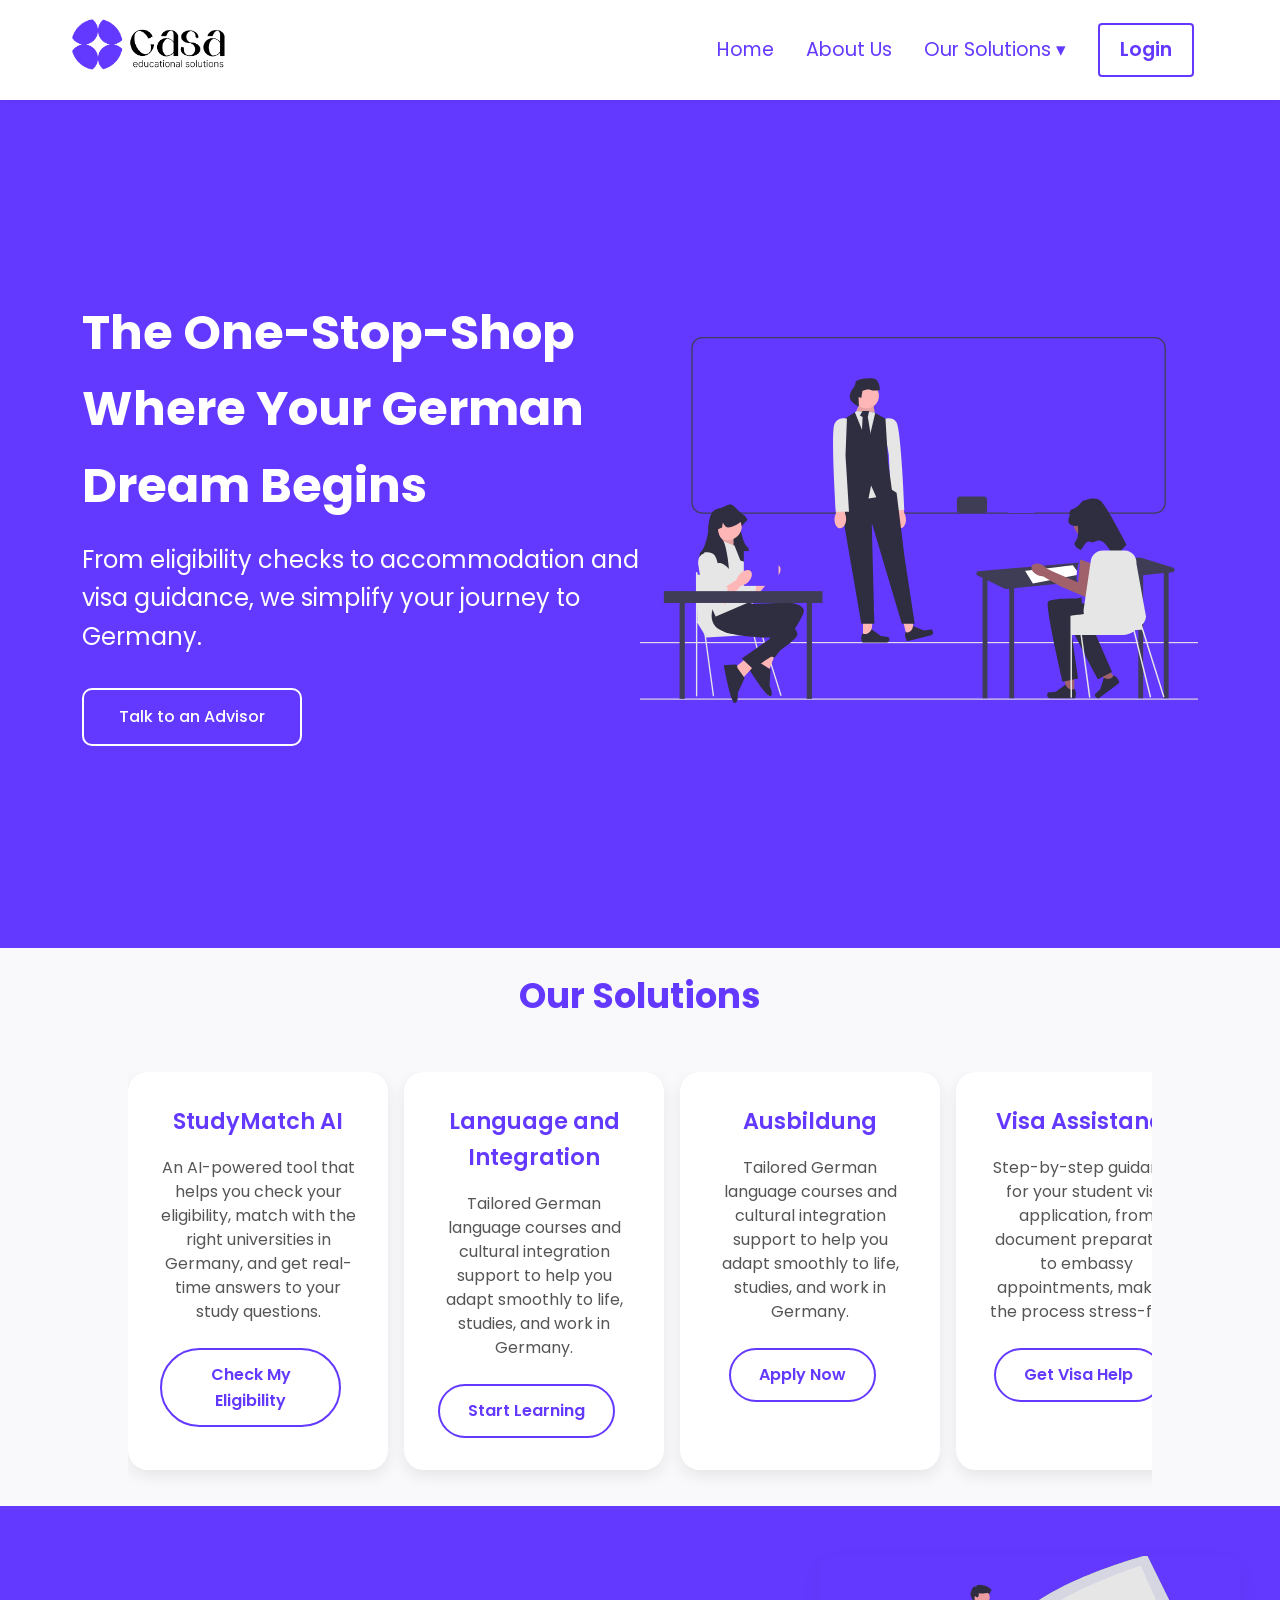
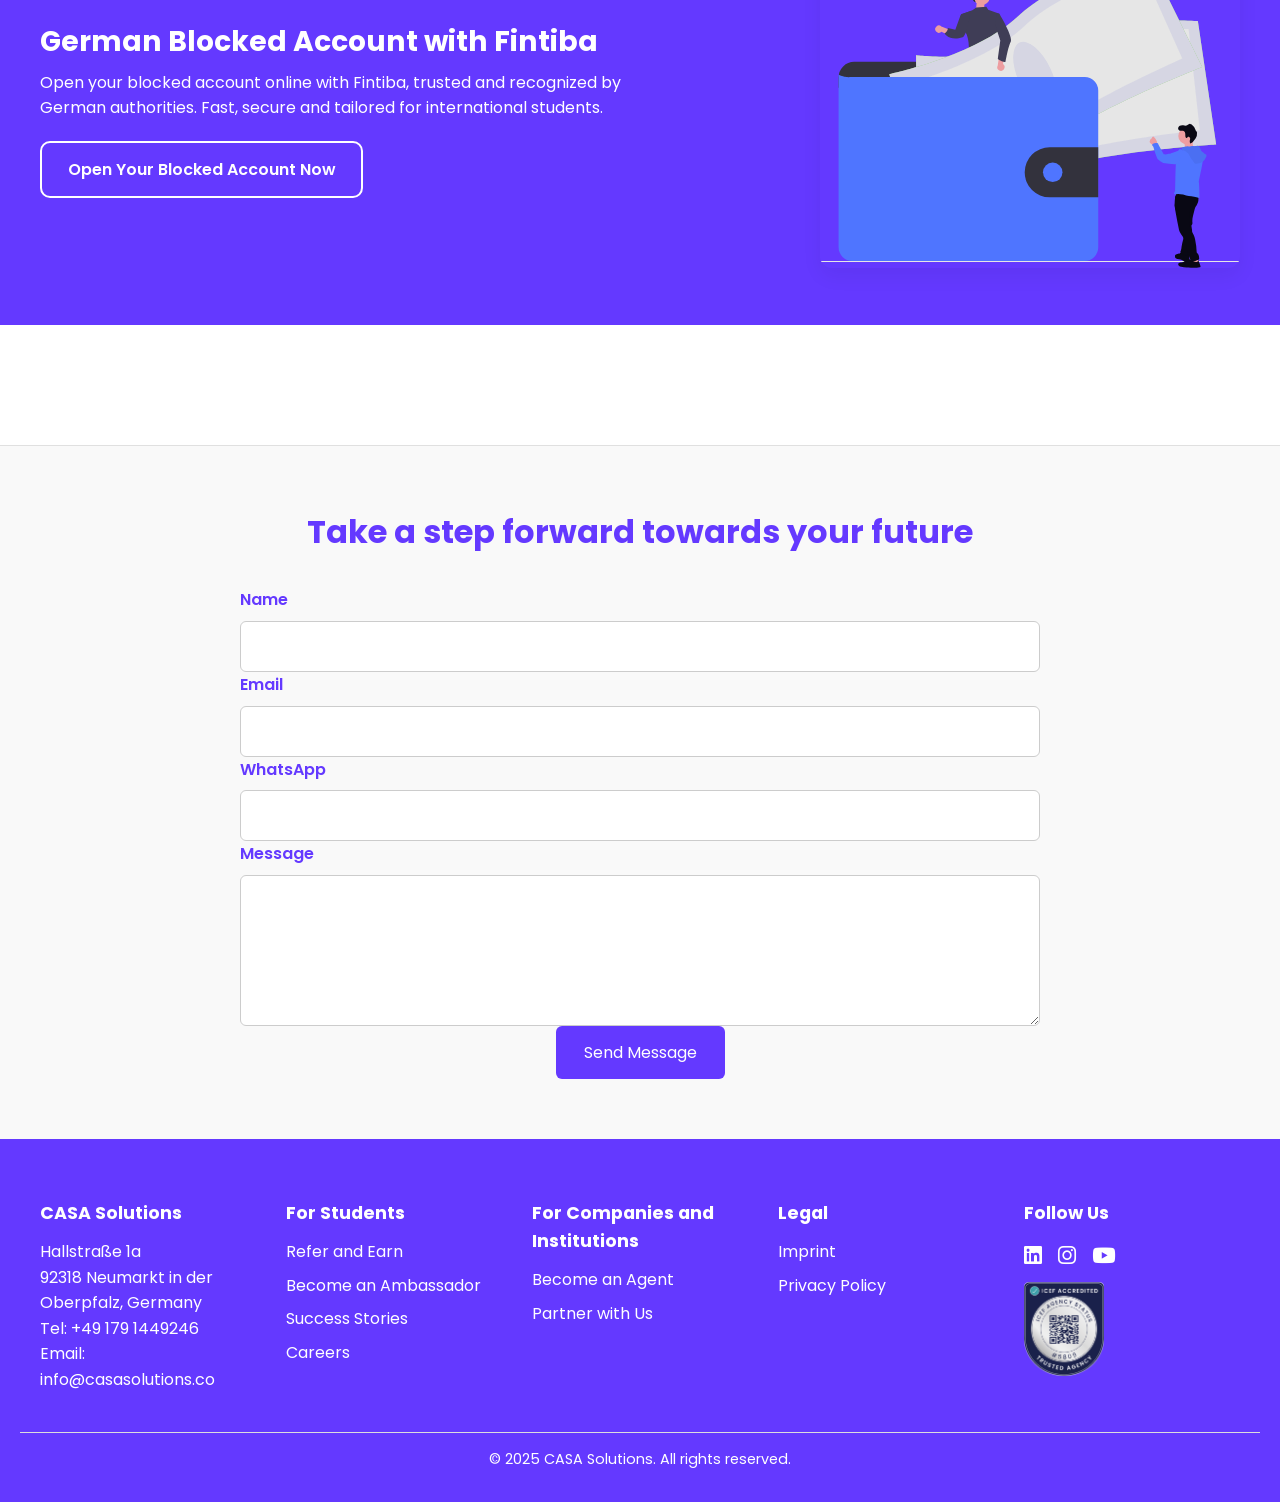
<file: index.html>
<!DOCTYPE html>
<html lang="en">
<head>
  <meta charset="UTF-8">
  <meta name="viewport" content="width=device-width, initial-scale=1.0">
  <title>CASA Educational Solutions</title>
  <link rel="stylesheet" href="styles.css">
  <link rel="preconnect" href="https://fonts.googleapis.com">
  <link rel="preconnect" href="https://fonts.gstatic.com" crossorigin>
  <link href="https://fonts.googleapis.com/css2?family=Poppins:wght@400;700&display=swap" rel="stylesheet">
  <link rel="stylesheet" href="https://cdnjs.cloudflare.com/ajax/libs/font-awesome/6.5.0/css/all.min.css">
  <link rel="icon" href="images/tab.ico" type="image/x-icon">


 
  <!-- Google tag (gtag.js) -->
  <script async src="https://www.googletagmanager.com/gtag/js?id=G-XXXXXXXXXX"></script>
  <script>
    window.dataLayer = window.dataLayer || [];
    function gtag(){dataLayer.push(arguments);}
    gtag('js', new Date());
    gtag('config', 'G-LTHS50NGND');
  </script>


</head>
<body>
  <!-- Navbar -->
  <nav class="navbar">
    <div class="navbar__container">
      <!-- Logo -->
      <a href="index.html" class="logo">
        <img src="images/1.png" alt="CASA Educational Solutions Logo">
      </a>
      
      <!-- Mobile menu toggle -->
      <div class="navbar__toggle" id="mobile-menu">
        <span class="bar"></span>
        <span class="bar"></span>
        <span class="bar"></span>
      </div>
      
      <!-- Menu items -->
      <ul class="navbar__menu">
        <li class="navbar__item"><a href="/" class="navbar__links">Home</a></li>
        <li class="navbar__item"><a href="/aboutus.html" class="navbar__links">About Us</a></li>
        <li class="navbar__item dropdown">
          <a href="/solutions.html" class="navbar__links">Our Solutions ▾</a>
          <ul class="dropdown-menu">
          <li><a href="/study-solutions.html">StudyMatch AI</a></li>
          <li><a href="/unistay.html">UniStay</a></li>
          <li><a href="/ausbildung-students.html">Ausbildung</a></li>
          <li><a href="/ausbildung-b2b.html">Ausbildung B2B</a></li>
          </ul>
          </li>

        <li class="navbar__btn"><a href="https://app.casasolutions.co/" class="button">Login</a></li>
      </ul>
    </div>
  </nav>

  <!-- Hero Section -->
  <div class="main">
    <div class="main__container">
      <!-- Hero Text -->
      <div class="main__content">
        <h1>The One-Stop-Shop Where Your German Dream Begins</h1>
        <p>From eligibility checks to accommodation and visa guidance, we simplify your journey to Germany.</p>
        <a href="https://cal.com/casasolutions/30min" class="main__btn">Talk to an Advisor</a>
      </div>

      <!-- Hero Image -->
      <div class="main__img--container">
        <img src="images/hero.svg" alt="Students studying in Germany" id="hero-img">
      </div>
    </div>
  </div> 

  <!-- Our Solutions Section -->
  <section class="services" id="services">
    <h2>Our Solutions</h2>
    
    <div class="services-grid">
      <div class="service-card">
        <h3>StudyMatch AI</h3>
        <p>An AI-powered tool that helps you check your eligibility, match with the right universities in Germany, and get real-time answers to your study questions.</p>
        <a href="/studymatch.html" class="btn">Check My Eligibility</a>
      </div>

      <div class="service-card">
        <h3>Language and Integration</h3>
        <p>Tailored German language courses and cultural integration support to help you adapt smoothly to life, studies, and work in Germany.</p>
        <a href="https://api.whatsapp.com/send/?phone=4917686347176&text&type=phone_number&app_absent=0&wame_ctl=1" class="btn">Start Learning</a>
      </div>

      <div class="service-card">
        <h3>Ausbildung</h3>
        <p>Tailored German language courses and cultural integration support to help you adapt smoothly to life, studies, and work in Germany.</p>
        <a href="/ausbildung-students.html" class="btn">Apply Now</a>
      </div>

      <div class="service-card">
        <h3>Visa Assistance</h3>
        <p>Step-by-step guidance for your student visa application, from document preparation to embassy appointments, making the process stress-free.</p>
        <a href="https://api.whatsapp.com/send/?phone=4917686347176&text&type=phone_number&app_absent=0&wame_ctl=1" class="btn">Get Visa Help</a>
      </div>

      <div class="service-card">
        <h3>UniStay</h3>
        <p>Affordable and reliable student housing solutions, helping you secure safe, comfortable, and well-located accommodations in Germany.</p>
        <a href="/unistay.html" class="btn">Find Housing</a>
      </div>
    </div>
  </section>

  <!-- Fintiba Section -->
    <section class="fintiba-section">
  <div class="fintiba-container">
    <!-- Text Column -->
    <div class="fintiba-text">
      <h2>German Blocked Account with Fintiba</h2>
      <p>
        Open your blocked account online with Fintiba, trusted and recognized by German authorities.
        Fast, secure and tailored for international students.
      </p>
      
      <a
        class="fintiba-btn"
        href="https://partner.fintiba.com/casaconsultancy"
        target="_blank"
        rel="noopener noreferrer"
        aria-label="Open blocked account with Fintiba"
      >
        <span>Open Your Blocked Account Now</span>
      </a>
    </div>

    <!-- Image Column -->
    <div class="fintiba-image" aria-hidden="true">
      <img src="/images/bank1.svg" alt="Fintiba blocked account" />
    </div>
  </div>
</section>

 <!-- CASA Google Reviews -->
<section id="reviews-banner1">
    <div class="tagembed-widget" 
        style="width:100%;height:100%;overflow:auto;" 
        data-widget-id="303671" 
        data-website="1">
    </div>
    <script src="https://widget.tagembed.com/embed.min.js" type="text/javascript"></script>
</section>


<!-- Contact Form Section -->
<section class="contact-section">
  <div class="contact-container">
    <h2> Take a step forward towards your future</h2>
    <form action="https://formspree.io/f/xldonynj" method="POST">
      <div class="form-group">
        <label for="name">Name</label>
        <input type="text" id="name" name="name" required>
      </div>

      <div class="form-group">
        <label for="email">Email</label>
        <input type="email" id="email" name="email" required>
      </div>

      <div class="form-group">
        <label for="email">WhatsApp</label>
        <input type="WhatsApp" id="WhatsApp" name="WhatsApp" required>
      </div>

      <div class="form-group">
        <label for="message">Message</label>
        <textarea id="message" name="message" rows="5" required></textarea>
      </div>

      <button type="submit" class="btn-submit">Send Message</button>
    </form>
  </div>
</section>

  <!-- Footer -->
<footer class="footer">
  <div class="footer-container">

    <!-- Company Info -->
    <div class="footer-section company-info">
      <h4>CASA Solutions</h4>
      <p>Hallstraße 1a<br>92318 Neumarkt in der Oberpfalz, Germany</p>
      <p>Tel: +49 179 1449246<br>Email: info@casasolutions.co</p>
    </div>

    <!-- For Students -->
    <div class="footer-section">
      <h4>For Students</h4>
      <ul>
        <li><a href="/referral.html">Refer and Earn</a></li>
        <li><a href="/ambassador-program.html">Become an Ambassador</a></li>
        <li><a href="/success-stories.html">Success Stories</a></li>
        <li><a href="/careers.html">Careers</a></li>
      </ul>
    </div>

    <!-- For Companies -->
    <div class="footer-section">
      <h4>For Companies and Institutions</h4>
      <ul>
        <li><a href="/become-agent.html">Become an Agent</a></li>
        <li><a href="/partner.html">Partner with Us</a></li>
      </ul>
    </div>

    <!-- Legal Links -->
    <div class="footer-section legal-links">
      <h4>Legal</h4>
      <ul>
        <li><a href="/imprint.html">Imprint</a></li>
        <li><a href="/privacy-policy.html">Privacy Policy</a></li>
      </ul>
    </div>

    <!-- Social & Trust -->
    <div class="footer-section social-trust">
      <h4>Follow Us</h4>
      <div class="social-icons">
        <a href="https://www.linkedin.com/company/casasolutions/" target="_blank" aria-label="LinkedIn">
          <i class="fab fa-linkedin"></i>
        </a>
        <a href="https://instagram.com/casasolutions.de" target="_blank" aria-label="Instagram">
          <i class="fab fa-instagram"></i>
        </a>
        <a href="http://www.youtube.com/@casa.solutions" target="_blank" aria-label="YouTube">
          <i class="fab fa-youtube"></i>
        </a>
      </div>
      <div class="trust-badge">
        <img src="/images/icef.png" alt="ICEF Agent Accredited">
      </div>
    </div>

  </div>

  <div class="footer-bottom">
    <p>© 2025 CASA Solutions. All rights reserved.</p>
  </div>
</footer>

<script>
const menuToggle = document.getElementById('mobile-menu');
const navMenu = document.querySelector('.navbar__menu');
const dropdownParents = document.querySelectorAll('.navbar__item.dropdown');

menuToggle.addEventListener('click', () => {
  menuToggle.classList.toggle('is-active');
  navMenu.classList.toggle('active');
});

dropdownParents.forEach(parent => {
  const parentLink = parent.querySelector('a.navbar__links');

  parentLink.addEventListener('click', (e) => {
    if (window.innerWidth <= 768) {
      e.preventDefault();
      parent.classList.toggle('open');
    }
  });
});
</script>


</body>
</html>
</file>
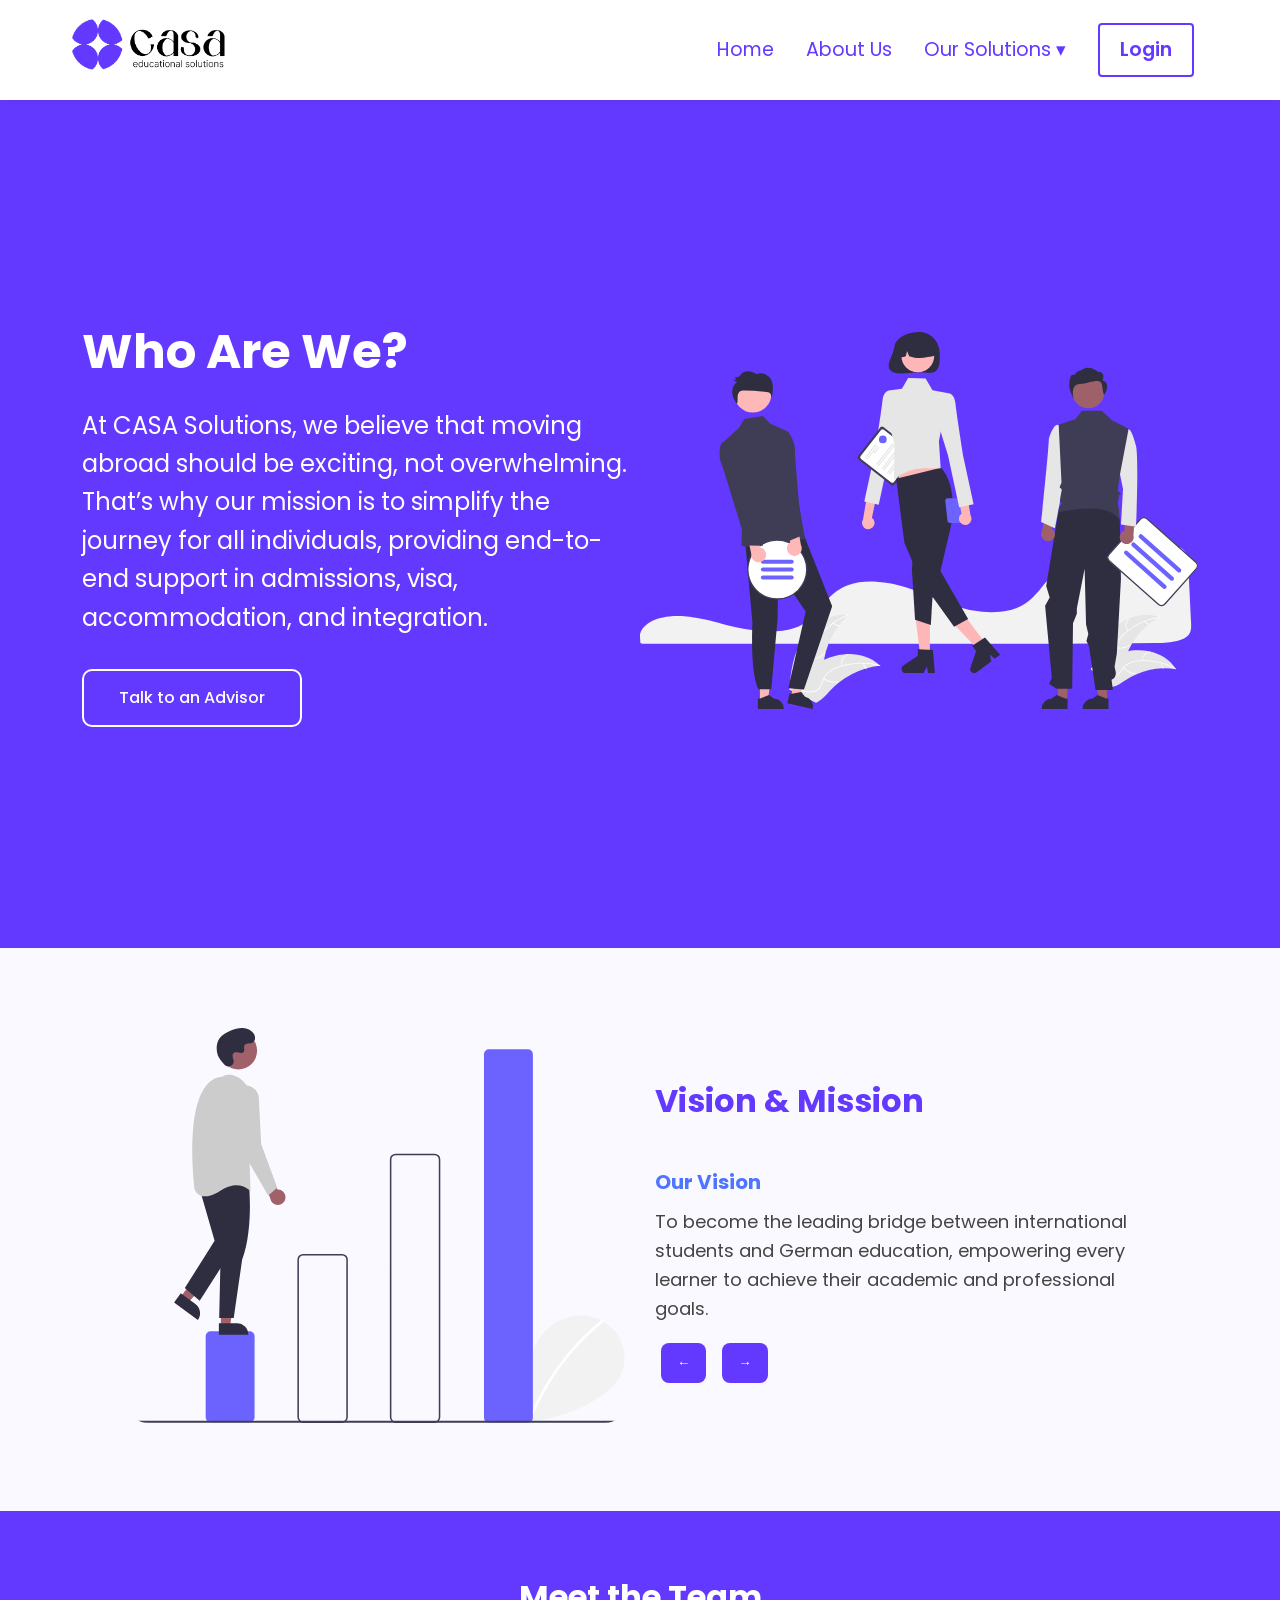
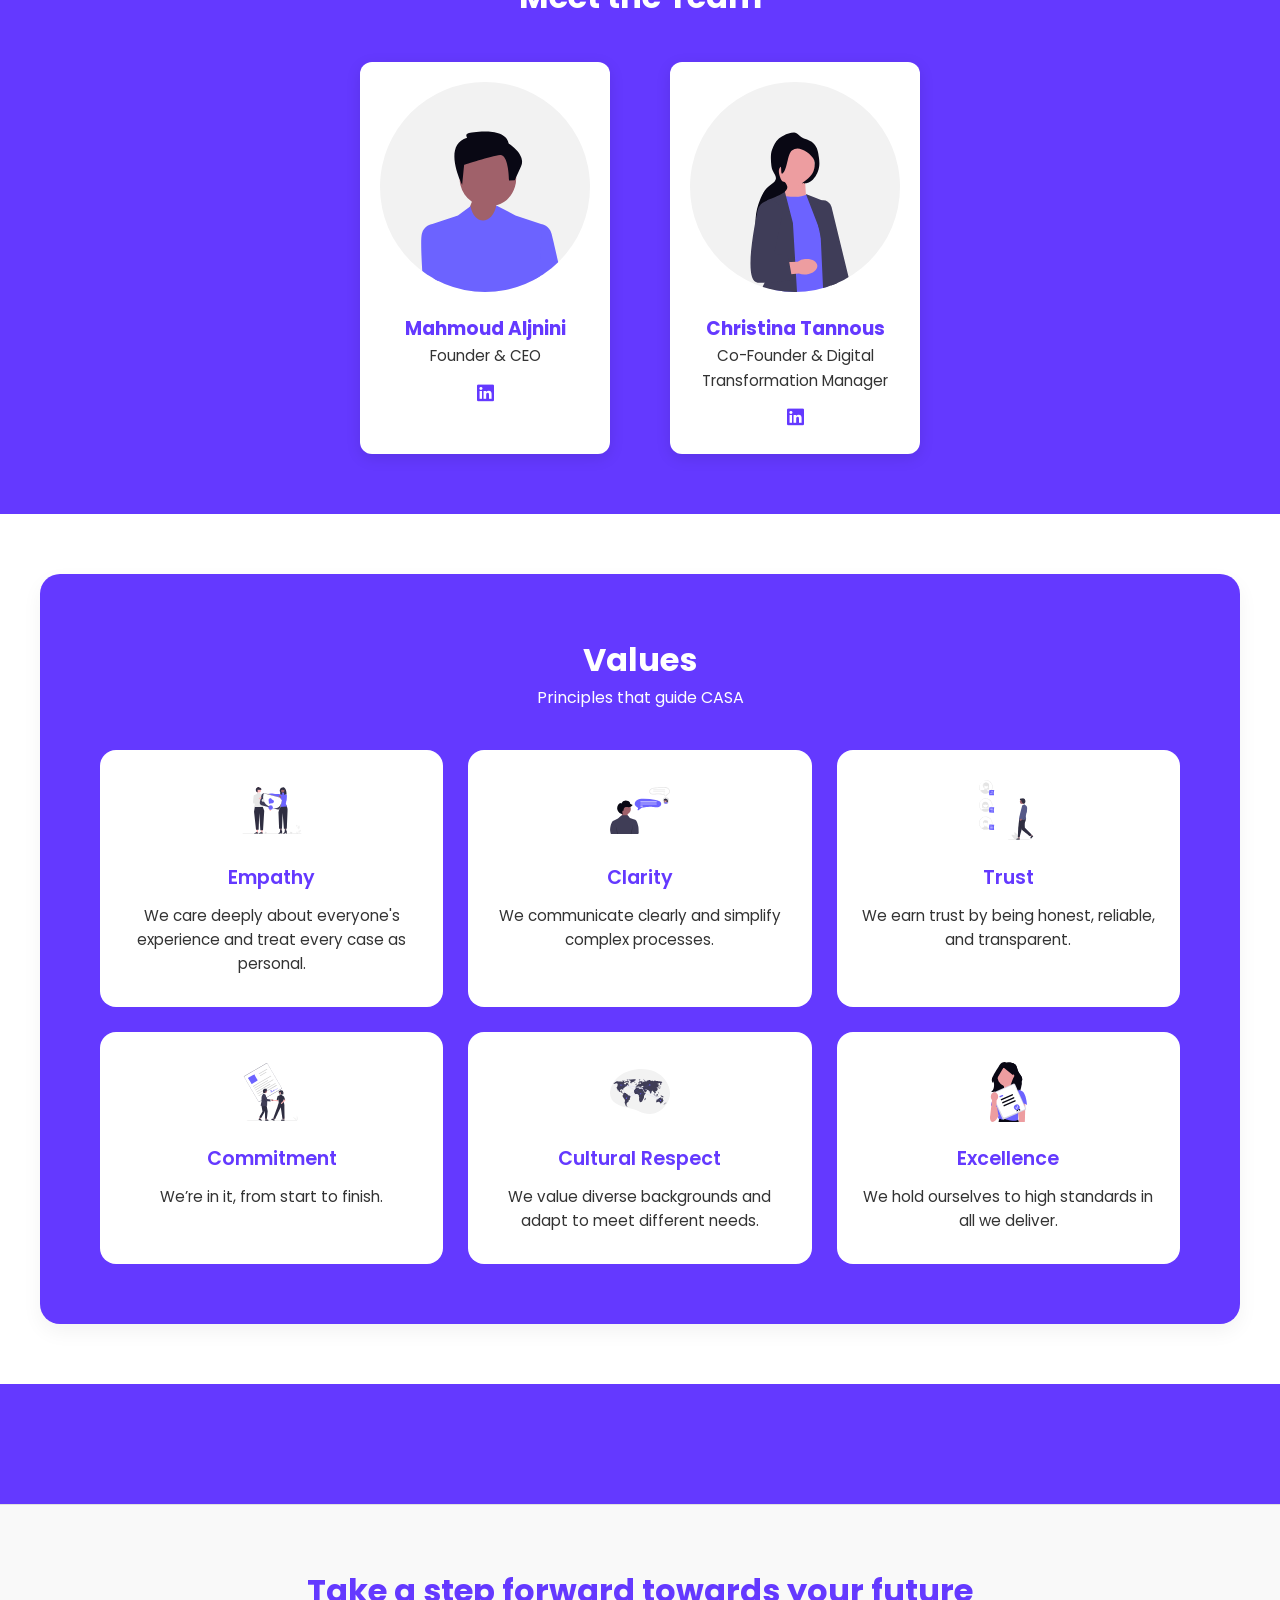
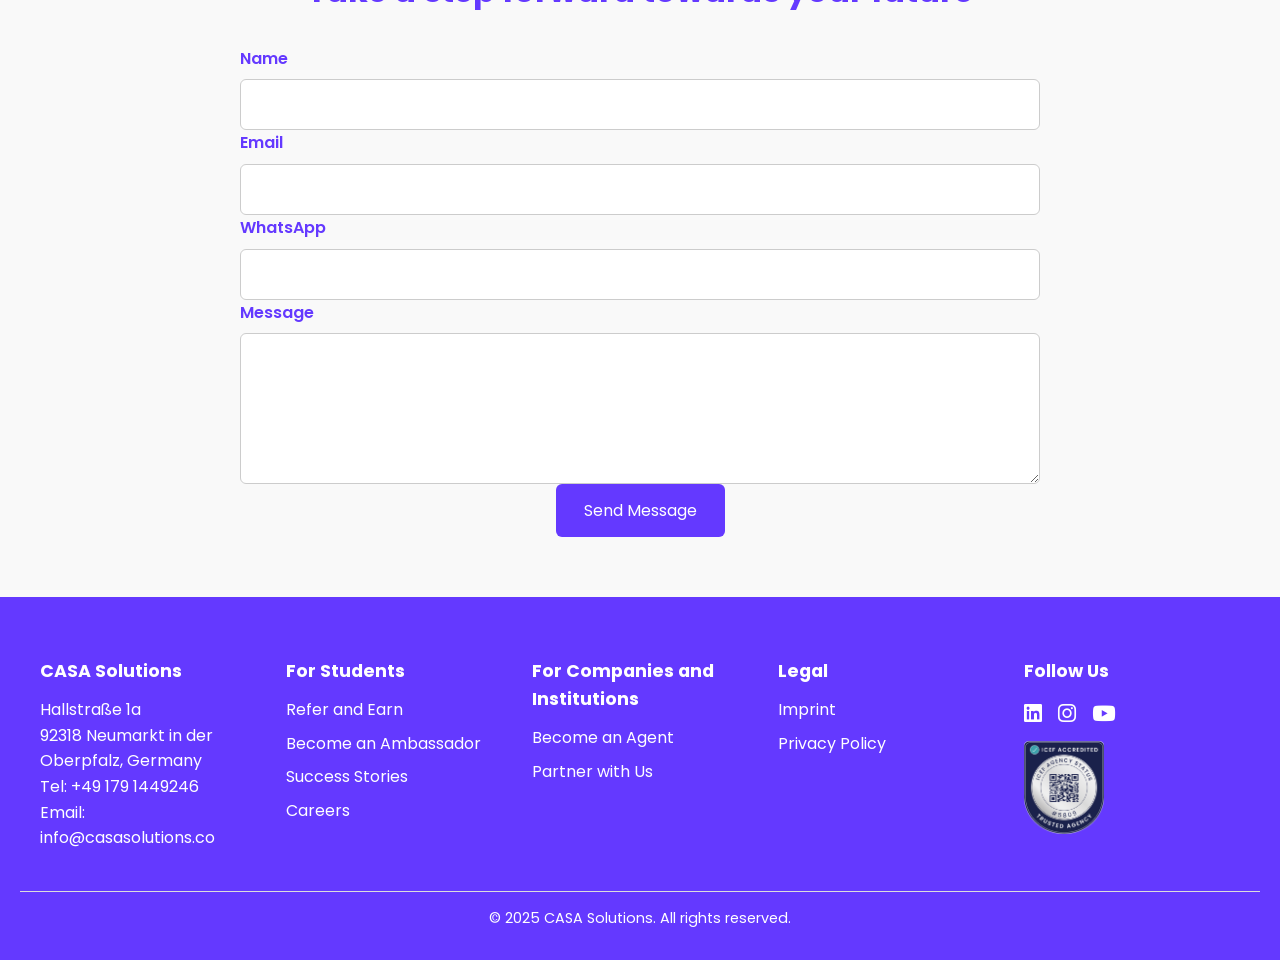
<file: aboutus.html>
<!DOCTYPE html>
<html lang="en">
<head>
  <meta charset="UTF-8">
  <meta name="viewport" content="width=device-width, initial-scale=1.0">
  <title>About Us: CASA Educational Solutions</title>
  <link rel="stylesheet" href="styles.css">
  <link rel="preconnect" href="https://fonts.googleapis.com">
  <link rel="preconnect" href="https://fonts.gstatic.com" crossorigin>
  <link href="https://fonts.googleapis.com/css2?family=Poppins:wght@400;700&display=swap" rel="stylesheet">
  <link rel="stylesheet" href="https://cdnjs.cloudflare.com/ajax/libs/font-awesome/6.5.0/css/all.min.css">
  <link rel="stylesheet" href="https://cdnjs.cloudflare.com/ajax/libs/font-awesome/6.6.0/css/all.min.css">
  <link rel="icon" href="images/tab.ico" type="image/x-icon">


</head>
<body>

 <!-- Navbar -->
  <nav class="navbar">
    <div class="navbar__container">
      <!-- Logo -->
      <a href="index.html" class="logo">
        <img src="images/1.png" alt="CASA Educational Solutions Logo">
      </a>
      
      <!-- Mobile menu toggle -->
      <div class="navbar__toggle" id="mobile-menu">
        <span class="bar"></span>
        <span class="bar"></span>
        <span class="bar"></span>
      </div>
      
      <!-- Menu items -->
      <ul class="navbar__menu">
        <li class="navbar__item"><a href="/" class="navbar__links">Home</a></li>
        <li class="navbar__item"><a href="/aboutus.html" class="navbar__links">About Us</a></li>
        <li class="navbar__item dropdown">
          <a href="/solutions.html" class="navbar__links">Our Solutions ▾</a>
          <ul class="dropdown-menu">
          <li><a href="/study-solutions.html">StudyMatch AI</a></li>
          <li><a href="/unistay.html">UniStay</a></li>
          <li><a href="/ausbildung-students.html">Ausbildung</a></li>
          <li><a href="/ausbildung-b2b.html">Ausbildung B2B</a></li>
          </ul>
          </li>

        <li class="navbar__btn"><a href="https://app.casasolutions.co/" class="button">Login</a></li>
      </ul>
    </div>
  </nav>

  <!-- Hero Section -->
  <div class="main">
    <div class="main__container">
      <!-- Hero Text -->
      <div class="main__content">
        <h1>Who Are We?</h1>
        <p>At CASA Solutions, we believe that moving abroad should be exciting, not overwhelming. That’s why our mission is to simplify the journey for all individuals,
            providing end-to-end support in admissions, visa, accommodation, and integration.</p>
        <a href="https://cal.com/casasolutions/30min" 
        class="main__btn">Talk to an Advisor</a>
      </div>

      <!-- Hero Image -->
      <div class="main__img--container">
        <img src="images/team.svg" alt="CASA Team" id="hero-img">
      </div>
    </div>
  </div> 

    <!-- Vision and Mission -->
  <section class="about-section">
  <div class="about-container">
    <div class="about-image">
      <img src="images/vision.svg" alt="CASA Solutions">
    </div>

    <div class="about-text">
      <h2>Vision & Mission</h2>

      <div class="slider">
        <div class="slide active">
          <h3>Our Vision</h3>
          <p>
            To become the leading bridge between international students and German education,
            empowering every learner to achieve their academic and professional goals.
          </p>
        </div>

        <div class="slide">
          <h3>Our Mission</h3>
          <p>
            To provide personalized, end-to-end support, from university admissions and visa
            guidance to accommodation and integration, ensuring a seamless transition to life in Germany.
          </p>
        </div>

        <div class="slider-buttons">
          <button id="prevBtn">←</button>
          <button id="nextBtn">→</button>
        </div>
      </div>
    </div>
  </div>
</section>

<script>
  const slides = document.querySelectorAll('.slide');
  const nextBtn = document.getElementById('nextBtn');
  const prevBtn = document.getElementById('prevBtn');
  let currentSlide = 0;

  function showSlide(index) {
    slides.forEach(slide => slide.classList.remove('active'));
    slides[index].classList.add('active');
  }

  nextBtn.addEventListener('click', () => {
    currentSlide = (currentSlide + 1) % slides.length;
    showSlide(currentSlide);
  });

  prevBtn.addEventListener('click', () => {
    currentSlide = (currentSlide - 1 + slides.length) % slides.length;
    showSlide(currentSlide);
  });

  // optional: auto slide every 6 seconds
  setInterval(() => {
    currentSlide = (currentSlide + 1) % slides.length;
    showSlide(currentSlide);
  }, 6000);
</script>

<section class="team-section">
  <h2>Meet the Team</h2>
  <div class="team-container">
    <!-- Team Member 1 -->
    <div class="team-member">
      <img src="images/man.svg" alt="Team Member 1">
      <h3>Mahmoud Aljnini</h3>
      <p>Founder & CEO</p>
      <div class="social-links">
        <a href="https://www.linkedin.com/in/mahmoud-aljnini/" target="_blank"><i class="fab fa-linkedin"></i></a>
      </div>
    </div>

    <!-- Team Member 2 -->
    <div class="team-member">
      <img src="images/woman.svg" alt="Team Member 2">
      <h3>Christina Tannous</h3>
      <p>Co-Founder & Digital Transformation Manager </p>
      <div class="social-links">
        <a href="https://www.linkedin.com/in/christina-tannous/" target="_blank"><i class="fab fa-linkedin"></i></a>
      </div>
    </div>
  </div>
</section>

<!--Values -->

<section class="values-section">
  <div class="values-header">
    <h2>Values</h2>
    <p>Principles that guide CASA</p>
  </div>

  <div class="values-grid">
    <div class="value-card" style="--card-color: white;">
      <img src="images/empathy.svg" alt="Empathy" class="value-image">
      <h3>Empathy</h3>
      <p>We care deeply about everyone's experience and treat every case as personal.</p>
    </div>

    <div class="value-card" style="--card-color: white;">
      <img src="images/clarity.svg" alt="Clarity" class="value-image">
      <h3>Clarity</h3>
      <p>We communicate clearly and simplify complex processes.</p>
    </div>

    <div class="value-card" style="--card-color: white;">
      <img src="images/trust.svg" alt="Trust" class="value-image">
      <h3>Trust</h3>
      <p>We earn trust by being honest, reliable, and transparent.</p>
    </div>

    <div class="value-card" style="--card-color: white;">
      <img src="images/commitment.svg" alt="Commitment" class="value-image">
      <h3>Commitment</h3>
      <p>We’re in it, from start to finish.</p>
    </div>

    <div class="value-card" style="--card-color: white;">
      <img src="images/respect.svg" alt="Cultural Respect" class="value-image">
      <h3>Cultural Respect</h3>
      <p>We value diverse backgrounds and adapt to meet different needs.</p>
    </div>

    <div class="value-card" style="--card-color: white;">
      <img src="images/excellence.svg" alt="Excellence" class="value-image">
      <h3>Excellence</h3>
      <p>We hold ourselves to high standards in all we deliver.</p>
    </div>
  </div>
</section>

 <!-- CASA Google Reviews -->
<section id="reviews-banner">
    <div class="tagembed-widget" 
        style="width:100%;height:100%;overflow:auto;" 
        data-widget-id="303671" 
        data-website="1">
    </div>
    <script src="https://widget.tagembed.com/embed.min.js" type="text/javascript"></script>
</section>

<!-- Contact Form Section -->
<section class="contact-section">
  <div class="contact-container">
    <h2> Take a step forward towards your future</h2>
    <form action="https://formspree.io/f/yourFormID" method="POST">
      <div class="form-group">
        <label for="name">Name</label>
        <input type="text" id="name" name="name" required>
      </div>

      <div class="form-group">
        <label for="email">Email</label>
        <input type="email" id="email" name="email" required>
      </div>

      <div class="form-group">
        <label for="email">WhatsApp</label>
        <input type="WhatsApp" id="WhatsApp" name="WhatsApp" required>
      </div>

      <div class="form-group">
        <label for="message">Message</label>
        <textarea id="message" name="message" rows="5" required></textarea>
      </div>

      <button type="submit" class="btn-submit">Send Message</button>
    </form>
  </div>
</section>

    <!-- Footer -->
<footer class="footer">
  <div class="footer-container">

    <!-- Company Info -->
    <div class="footer-section company-info">
      <h4>CASA Solutions</h4>
      <p>Hallstraße 1a<br>92318 Neumarkt in der Oberpfalz, Germany</p>
      <p>Tel: +49 179 1449246<br>Email: info@casasolutions.co</p>
    </div>

    <!-- For Students -->
    <div class="footer-section">
      <h4>For Students</h4>
      <ul>
        <li><a href="/referral.html">Refer and Earn</a></li>
        <li><a href="/ambassador.html">Become an Ambassador</a></li>
        <li><a href="/success-stories.html">Success Stories</a></li>
        <li><a href="/careers.html">Careers</a></li>
      </ul>
    </div>

    <!-- For Companies -->
    <div class="footer-section">
      <h4>For Companies and Institutions</h4>
      <ul>
        <li><a href="/become-agent.html">Become an Agent</a></li>
        <li><a href="/partner.html">Partner with Us</a></li>
      </ul>
    </div>

    <!-- Legal Links -->
    <div class="footer-section legal-links">
      <h4>Legal</h4>
      <ul>
        <li><a href="/imprint.html">Imprint</a></li>
        <li><a href="/privacy-policy.html">Privacy Policy</a></li>
      </ul>
    </div>

    <!-- Social & Trust -->
    <div class="footer-section social-trust">
      <h4>Follow Us</h4>
      <div class="social-icons">
        <a href="https://www.linkedin.com/company/casasolutions/" target="_blank" aria-label="LinkedIn">
          <i class="fab fa-linkedin"></i>
        </a>
        <a href="https://instagram.com/casasolutions.de" target="_blank" aria-label="Instagram">
          <i class="fab fa-instagram"></i>
        </a>
        <a href="http://www.youtube.com/@casa.solutions" target="_blank" aria-label="YouTube">
          <i class="fab fa-youtube"></i>
        </a>
      </div>
      <div class="trust-badge">
        <img src="/images/icef.png" alt="ICEF Agent Accredited">
      </div>
    </div>

  </div>

  <div class="footer-bottom">
    <p>© 2025 CASA Solutions. All rights reserved.</p>
  </div>
</footer>


<script>
const menuToggle = document.getElementById('mobile-menu');
const navMenu = document.querySelector('.navbar__menu');
const dropdownParents = document.querySelectorAll('.navbar__item.dropdown');

// Toggle mobile menu visibility
menuToggle.addEventListener('click', () => {
  menuToggle.classList.toggle('is-active');
  navMenu.classList.toggle('active');
});

// Handle dropdown toggling
dropdownParents.forEach(parent => {
  const parentLink = parent.querySelector('a.navbar__links');
  
  parentLink.addEventListener('click', (e) => {
    // On desktop: let it work normally
    if (window.innerWidth > 768) return;

    // On mobile: toggle dropdown menu instead of following link
    e.preventDefault();
    parent.classList.toggle('open');
  });
});
</script>



<body>
<html>
</file>
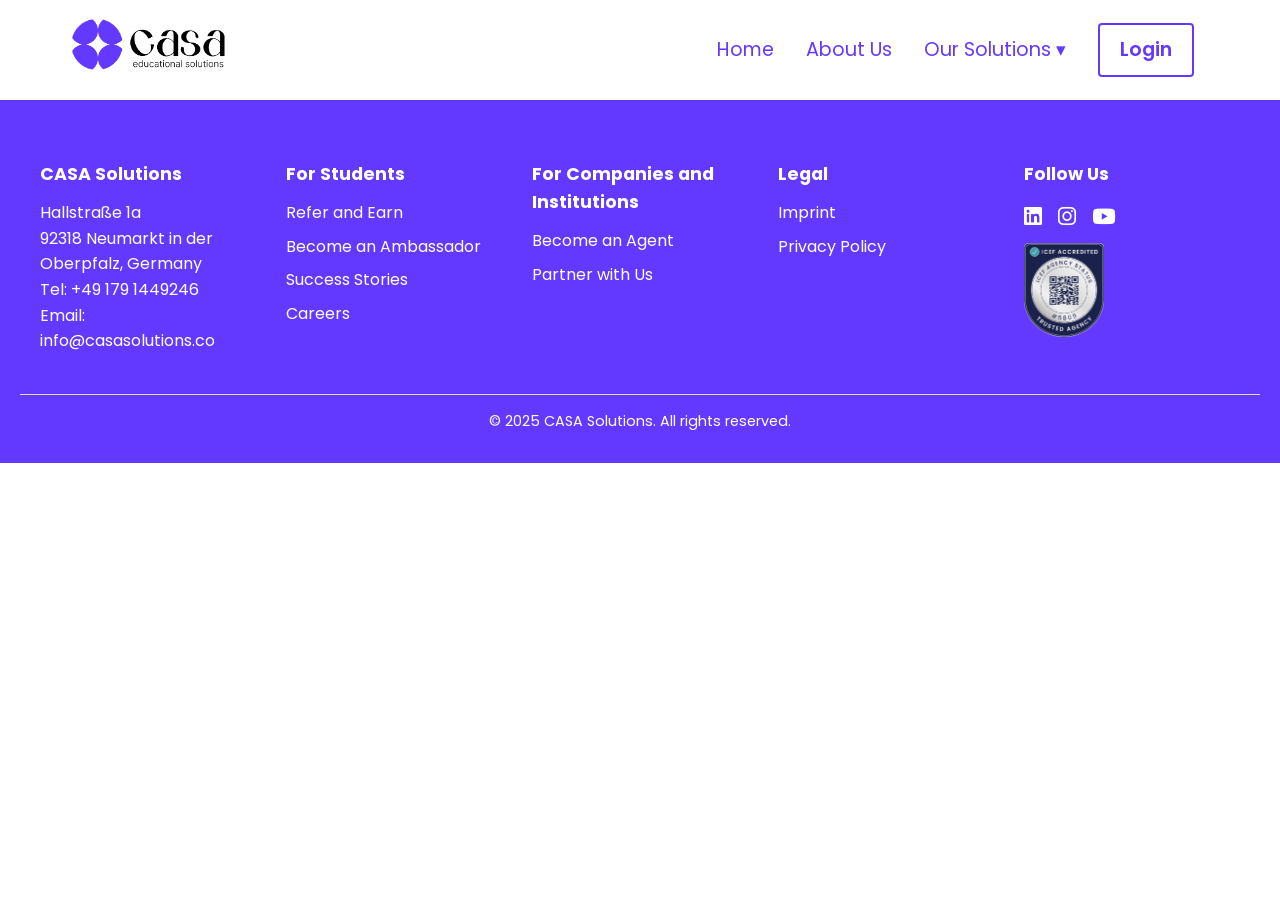
<file: ambassador-applynow.html>
<!DOCTYPE html>
<html lang="en">
<head>
  <meta charset="UTF-8">
  <meta name="viewport" content="width=device-width, initial-scale=1.0">
  <title> Application | Ambassador Program</title>
  <link rel="stylesheet" href="styles.css">
  <link rel="preconnect" href="https://fonts.googleapis.com">
  <link rel="preconnect" href="https://fonts.gstatic.com" crossorigin>
  <link href="https://fonts.googleapis.com/css2?family=Poppins:wght@400;700&display=swap" rel="stylesheet">
  <link rel="stylesheet" href="https://cdnjs.cloudflare.com/ajax/libs/font-awesome/6.5.0/css/all.min.css">
  <link rel="icon" href="images/tab.ico" type="image/x-icon">
  <link rel="stylesheet" href="https://cdnjs.cloudflare.com/ajax/libs/font-awesome/6.5.0/css/all.min.css">

 
  <!-- Google tag (gtag.js) -->
  <script async src="https://www.googletagmanager.com/gtag/js?id=G-XXXXXXXXXX"></script>
  <script>
    window.dataLayer = window.dataLayer || [];
    function gtag(){dataLayer.push(arguments);}
    gtag('js', new Date());
    gtag('config', 'G-LTHS50NGND');
  </script>
</head>


<body>
  <!-- Navbar -->
  <nav class="navbar">
    <div class="navbar__container">
      <!-- Logo -->
      <a href="index.html" class="logo">
        <img src="images/1.png" alt="CASA Educational Solutions Logo">
      </a>
      
      <!-- Mobile menu toggle -->
      <div class="navbar__toggle" id="mobile-menu">
        <span class="bar"></span>
        <span class="bar"></span>
        <span class="bar"></span>
      </div>
      
      <!-- Menu items -->
      <ul class="navbar__menu">
        <li class="navbar__item"><a href="/" class="navbar__links">Home</a></li>
        <li class="navbar__item"><a href="/aboutus.html" class="navbar__links">About Us</a></li>
        <li class="navbar__item dropdown">
          <a href="/solutions.html" class="navbar__links">Our Solutions ▾</a>
          <ul class="dropdown-menu">
          <li><a href="/study-solutions.html">StudyMatch AI</a></li>
          <li><a href="/unistay.html">UniStay</a></li>
          <li><a href="/ausbildung-students.html">Ausbildung</a></li>
          <li><a href="/ausbildung-b2b.html">Ausbildung B2B</a></li>
          </ul>
          </li>

        <li class="navbar__btn"><a href="https://app.casasolutions.co/" class="button">Login</a></li>
      </ul>
    </div>
  </nav>

  <!--Apply Now Form: Ambassador Program-->
  <div id="ff-compose"></div>
<script async defer src="https://formfacade.com/include/113675377567493294915/form/1FAIpQLSd5gZO81XGCKQvNfzLZ8qPe9N3DhF3DZGVxo0VkfcRRBiT-1w/classic.js?div=ff-compose">
</script>

 <!-- Footer -->
<footer class="footer">
  <div class="footer-container">

    <!-- Company Info -->
    <div class="footer-section company-info">
      <h4>CASA Solutions</h4>
      <p>Hallstraße 1a<br>92318 Neumarkt in der Oberpfalz, Germany</p>
      <p>Tel: +49 179 1449246<br>Email: info@casasolutions.co</p>
    </div>

    <!-- For Students -->
    <div class="footer-section">
      <h4>For Students</h4>
      <ul>
        <li><a href="/referral.html">Refer and Earn</a></li>
        <li><a href="/ambassador-program.html">Become an Ambassador</a></li>
        <li><a href="/success-stories.html">Success Stories</a></li>
        <li><a href="/careers.html">Careers</a></li>
      </ul>
    </div>

    <!-- For Companies -->
    <div class="footer-section">
      <h4>For Companies and Institutions</h4>
      <ul>
        <li><a href="/become-agent.html">Become an Agent</a></li>
        <li><a href="/partner.html">Partner with Us</a></li>
      </ul>
    </div>

    <!-- Legal Links -->
    <div class="footer-section legal-links">
      <h4>Legal</h4>
      <ul>
        <li><a href="/imprint.html">Imprint</a></li>
        <li><a href="/privacy-policy.html">Privacy Policy</a></li>
      </ul>
    </div>

    <!-- Social & Trust -->
    <div class="footer-section social-trust">
      <h4>Follow Us</h4>
      <div class="social-icons">
        <a href="https://www.linkedin.com/company/casasolutions/" target="_blank" aria-label="LinkedIn">
          <i class="fab fa-linkedin"></i>
        </a>
        <a href="https://instagram.com/casasolutions.de" target="_blank" aria-label="Instagram">
          <i class="fab fa-instagram"></i>
        </a>
        <a href="http://www.youtube.com/@casa.solutions" target="_blank" aria-label="YouTube">
          <i class="fab fa-youtube"></i>
        </a>
      </div>
      <div class="trust-badge">
        <img src="/images/icef.png" alt="ICEF Agent Accredited">
      </div>
    </div>

  </div>

  <div class="footer-bottom">
    <p>© 2025 CASA Solutions. All rights reserved.</p>
  </div>
</footer>
</body>
</html>
</file>
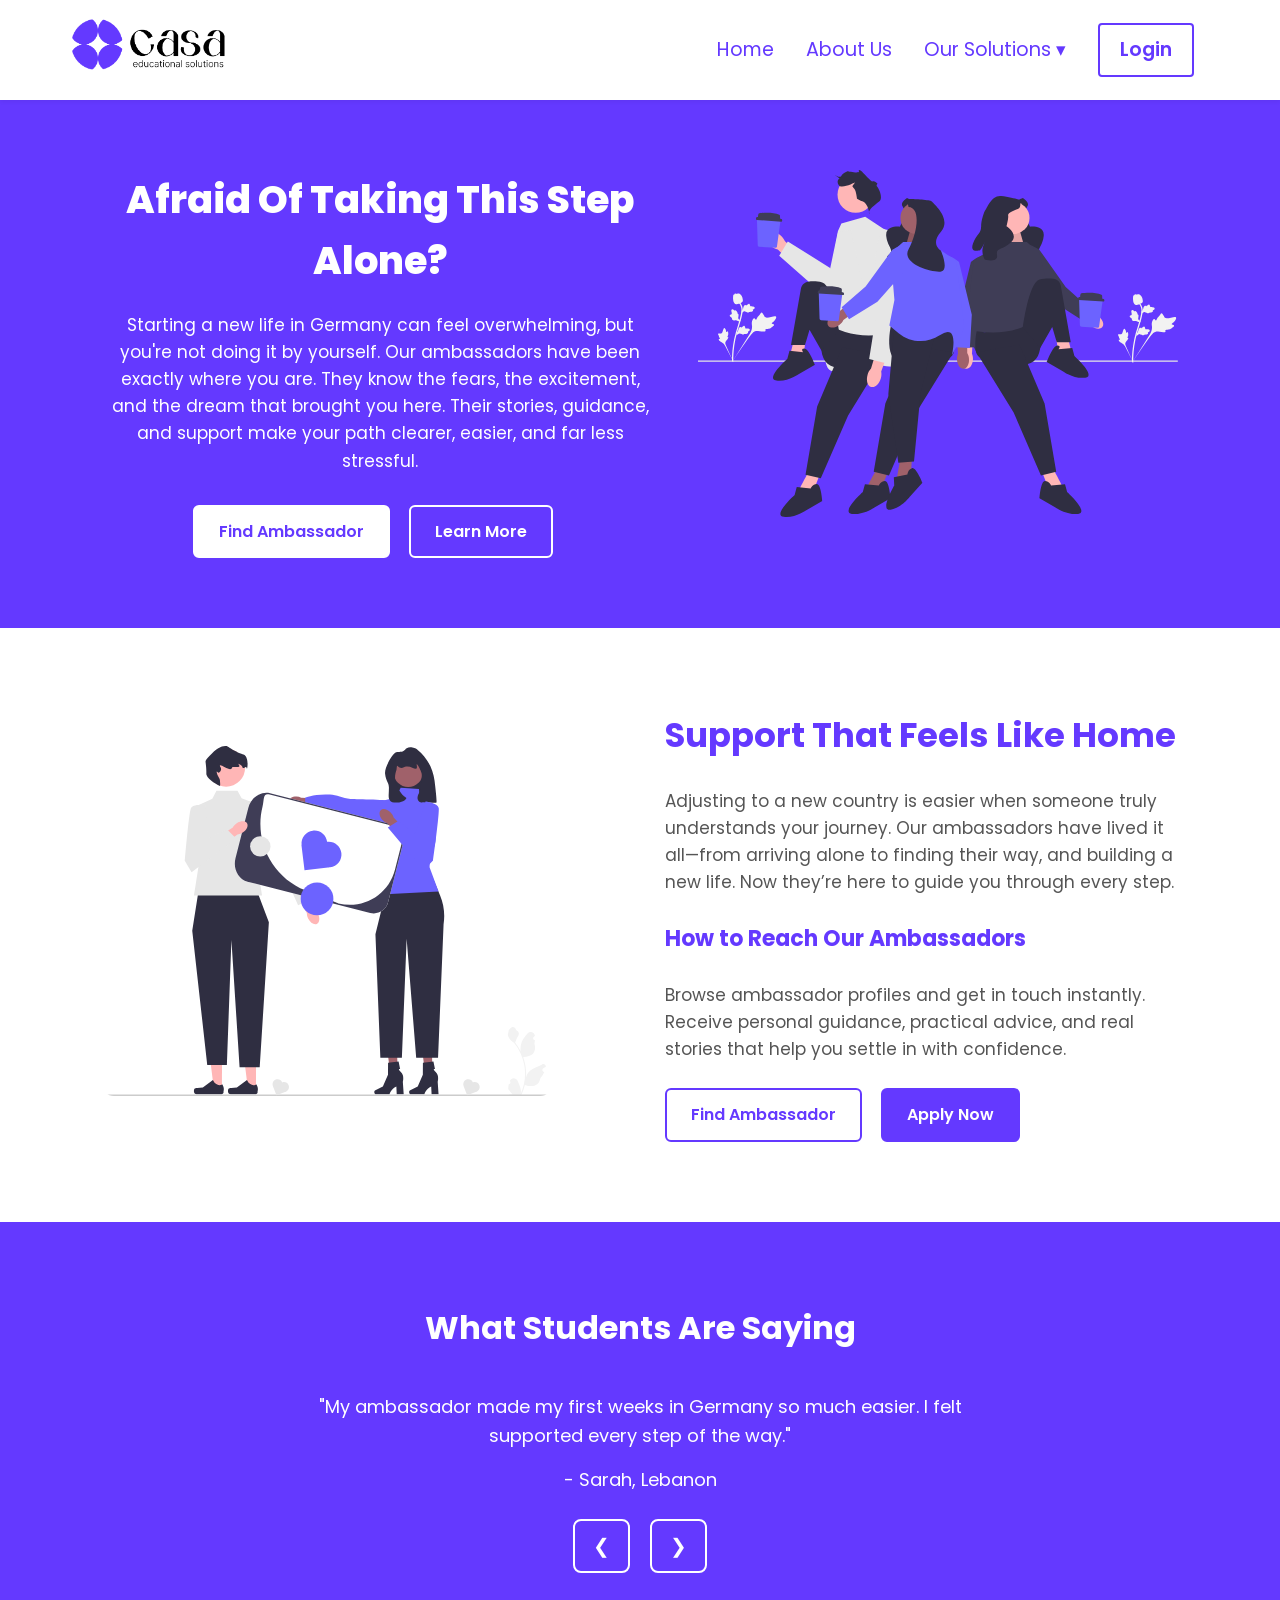
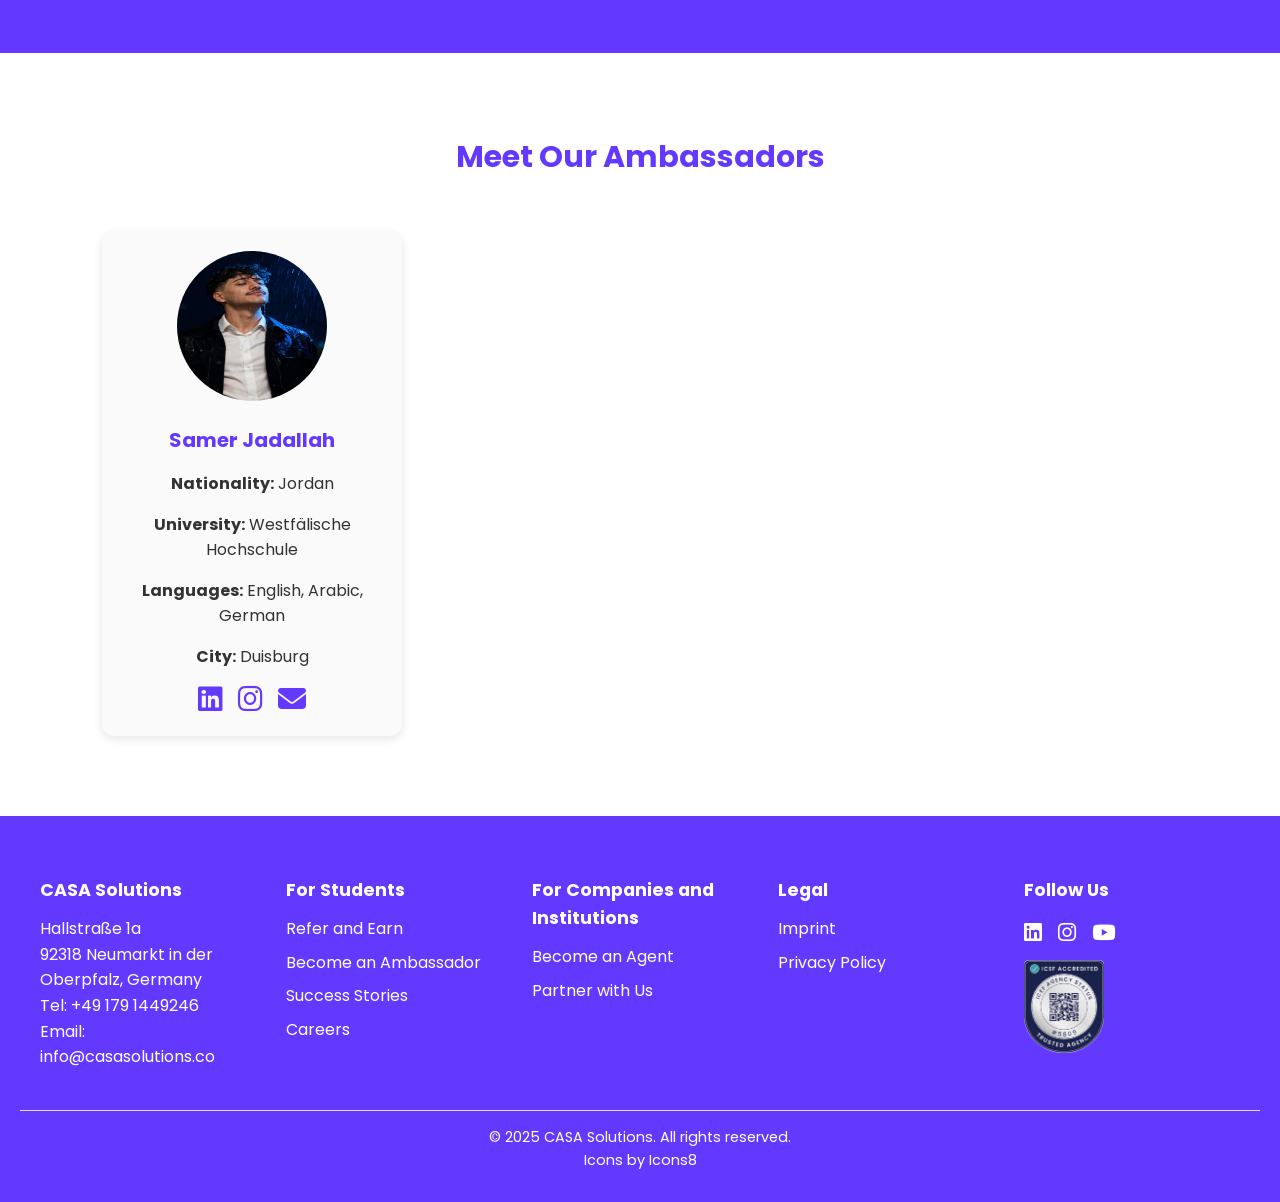
<file: ambassador-program.html>
<!DOCTYPE html>
<html lang="en">
<head>
  <meta charset="UTF-8">
  <meta name="viewport" content="width=device-width, initial-scale=1.0">
  <title>Ambassador Program | CASA Solutions</title>
  <link rel="stylesheet" href="styles.css">
  <link rel="preconnect" href="https://fonts.googleapis.com">
  <link rel="preconnect" href="https://fonts.gstatic.com" crossorigin>
  <link href="https://fonts.googleapis.com/css2?family=Poppins:wght@400;700&display=swap" rel="stylesheet">
  <link rel="stylesheet" href="https://cdnjs.cloudflare.com/ajax/libs/font-awesome/6.5.0/css/all.min.css">
  <link rel="icon" href="images/tab.ico" type="image/x-icon">
  <link rel="stylesheet" href="https://cdnjs.cloudflare.com/ajax/libs/font-awesome/6.5.0/css/all.min.css">


  <!-- Google tag (gtag.js) -->
  <script async src="https://www.googletagmanager.com/gtag/js?id=G-XXXXXXXXXX"></script>
  <script>
    window.dataLayer = window.dataLayer || [];
    function gtag(){dataLayer.push(arguments);}
    gtag('js', new Date());
    gtag('config', 'G-LTHS50NGND');
  </script>
</head>


<body>
  <!-- Navbar -->
  <nav class="navbar">
    <div class="navbar__container">
      <!-- Logo -->
      <a href="index.html" class="logo">
        <img src="images/1.png" alt="CASA Educational Solutions Logo">
      </a>
      
      <!-- Mobile menu toggle -->
      <div class="navbar__toggle" id="mobile-menu">
        <span class="bar"></span>
        <span class="bar"></span>
        <span class="bar"></span>
      </div>
      
      <!-- Menu items -->
      <ul class="navbar__menu">
        <li class="navbar__item"><a href="/" class="navbar__links">Home</a></li>
        <li class="navbar__item"><a href="/aboutus.html" class="navbar__links">About Us</a></li>
        <li class="navbar__item dropdown">
          <a href="/solutions.html" class="navbar__links">Our Solutions ▾</a>
          <ul class="dropdown-menu">
          <li><a href="/study-solutions.html">StudyMatch AI</a></li>
          <li><a href="/unistay.html">UniStay</a></li>
          <li><a href="/ausbildung-students.html">Ausbildung</a></li>
          <li><a href="/ausbildung-b2b.html">Ausbildung B2B</a></li>
          </ul>
          </li>

        <li class="navbar__btn"><a href="https://app.casasolutions.co/" class="button">Login</a></li>
      </ul>
    </div>
  </nav>

<!-- HERO SECTION -->
<section class="hero">
    <div class="hero-content">
        <h1>Afraid Of Taking This Step Alone?</h1>
        <p>Starting a new life in Germany can feel overwhelming, but you're not doing it by yourself. Our ambassadors have been exactly where you are. They know the fears, the excitement, and the dream that brought you here. Their stories, guidance, and support make your path clearer, easier, and far less stressful.</p>

        <a href="#section4" class="btn primary-dark">Find Ambassador</a>
        <a href="#section2" class="btn secondary-dark">Learn More</a>
    </div>

    <div class="hero-image">
        <img src="images/journey.svg" alt="Ambassador Support">
    </div>
</section>

<!-- SECTION 2 -->
<section id="section2" class="section-two">
    <div class="section-two-image">
        <img src="images/support.svg" alt="Support">
    </div>

    <div class="section-two-content">
        <h1>Support That Feels Like Home</h1>
        <p>Adjusting to a new country is easier when someone truly understands your journey. Our ambassadors have lived it all—from arriving alone to finding their way, and building a new life. Now they’re here to guide you through every step.</p>

        <h3>How to Reach Our Ambassadors</h3>
        <p>Browse ambassador profiles and get in touch instantly. Receive personal guidance, practical advice, and real stories that help you settle in with confidence.</p>

       <a href="#section4" class="btn primary-light">Find Ambassador</a>
       <a href="ambassador-applynow.html" class="btn secondary-light">Apply Now</a>
    </div>
</section>


<!-- SECTION 3 TESTIMONIALS -->
<section  class="testimonials">
    <h2>What Students Are Saying</h2>

    <div class="slider">
        <div class="slide active">
            <p>"My ambassador made my first weeks in Germany so much easier. I felt supported every step of the way."</p>
            <h4>- Sarah, Lebanon</h4>
        </div>

        <div class="slide">
            <p>"Having someone who understands exactly what you’re going through makes a world of difference."</p>
            <h4>- Omar, UAE</h4>
        </div>

        <div class="slide">
            <p>"Practical advice and emotional support all in one. Highly recommended!"</p>
            <h4>- Leila, Jordan</h4>
        </div>

        <div class="slide">
            <p>"From airport pickup guidance to settling into my city—my ambassador was a lifesaver."</p>
            <h4>- Markus, Saudi Arabia</h4>
        </div>

        <div class="slide">
            <p>"I felt confident and prepared thanks to my ambassador’s support."</p>
            <h4>- Rana, Qatar</h4>
        </div>
    </div>

   <div class="slider-controls">
        <button id="prevBtn" class="nav-btn">❮</button>
        <button id="nextBtn" class="nav-btn">❯</button>
    </div> 
</section>


<!-- SECTION 4 AMBASSADOR CARDS -->
<section id="section4" class="ambassadors">
    <h2>Meet Our Ambassadors</h2>

    <div class="card-container">

        <!-- CARD 1 -->
        <div class="card">
            <img src="images/samir.jpg" alt="Ambassador Photo">
            <h3>Samer Jadallah</h3>
            <p><strong>Nationality:</strong> Jordan</p>
            <p><strong>University:</strong> Westfälische Hochschule</p>
            <p><strong>Languages:</strong> English, Arabic, German</p>
            <p><strong>City:</strong> Duisburg</p>

       <div class="socials">
        <a href="https://www.linkedin.com/in/samer-jadallah-b393b2382?utm_source=share&utm_campaign=share_via&utm_content=profile&utm_medium=ios_app"
       target="_blank" rel="noopener noreferrer">
        <i class="fab fa-linkedin"></i>
        </a>

        <a href="https://www.instagram.com/c7lbi?igsh=MXJwNDBhNDNrZG03OQ=="
       target="_blank" rel="noopener noreferrer">
        <i class="fab fa-instagram"></i>
        </a>

        <a href="mailto:Uafsamer005@outlook.com"
       target="_blank" rel="noopener noreferrer">
        <i class="fas fa-envelope"></i>
        </a>
      </div>
    </div>


    </div>
</section>

<!-- Javascript for sliding Testimonials-->
<script>
let currentSlide = 0;
const slides = document.querySelectorAll(".slide");

document.getElementById("nextBtn").addEventListener("click", () => {
    changeSlide(1);
});

document.getElementById("prevBtn").addEventListener("click", () => {
    changeSlide(-1);
});

function changeSlide(direction) {
    slides[currentSlide].classList.remove("active");
    currentSlide = (currentSlide + direction + slides.length) % slides.length;
    slides[currentSlide].classList.add("active");
}

// Optional: Swipe gestures on mobile
let startX = 0;

document.getElementById("slider").addEventListener("touchstart", (e) => {
    startX = e.touches[0].clientX;
});

document.getElementById("slider").addEventListener("touchend", (e) => {
    let endX = e.changedTouches[0].clientX;

    if (startX - endX > 50) changeSlide(1);     // swipe left → next
    if (endX - startX > 50) changeSlide(-1);    // swipe right → previous
});
</script>

<!-- Footer -->
<footer class="footer">
  <div class="footer-container">

    <!-- Company Info -->
    <div class="footer-section company-info">
      <h4>CASA Solutions</h4>
      <p>Hallstraße 1a<br>92318 Neumarkt in der Oberpfalz, Germany</p>
      <p>Tel: +49 179 1449246<br>Email: info@casasolutions.co</p>
    </div>

    <!-- For Students -->
    <div class="footer-section">
      <h4>For Students</h4>
      <ul>
        <li><a href="/referral.html">Refer and Earn</a></li>
        <li><a href="/ambassador-program.html">Become an Ambassador</a></li>
        <li><a href="/success-stories.html">Success Stories</a></li>
        <li><a href="/careers.html">Careers</a></li>
      </ul>
    </div>

    <!-- For Companies -->
    <div class="footer-section">
      <h4>For Companies and Institutions</h4>
      <ul>
        <li><a href="/become-agent.html">Become an Agent</a></li>
        <li><a href="/partner.html">Partner with Us</a></li>
      </ul>
    </div>

    <!-- Legal Links -->
    <div class="footer-section legal-links">
      <h4>Legal</h4>
      <ul>
        <li><a href="/imprint.html">Imprint</a></li>
        <li><a href="/privacy-policy.html">Privacy Policy</a></li>
      </ul>
    </div>

    <!-- Social & Trust -->
    <div class="footer-section social-trust">
      <h4>Follow Us</h4>
      <div class="social-icons">
        <a href="https://www.linkedin.com/company/casasolutions/" target="_blank" aria-label="LinkedIn">
          <i class="fab fa-linkedin"></i>
        </a>
        <a href="https://instagram.com/casasolutions.de" target="_blank" aria-label="Instagram">
          <i class="fab fa-instagram"></i>
        </a>
        <a href="http://www.youtube.com/@casa.solutions" target="_blank" aria-label="YouTube">
          <i class="fab fa-youtube"></i>
        </a>
      </div>
      <div class="trust-badge">
        <img src="/images/icef.png" alt="ICEF Agent Accredited">
      </div>
    </div>

  </div>

  <div class="footer-bottom">
    <p>© 2025 CASA Solutions. All rights reserved.</p>
    <p><a target="_blank" href="https://icons8.com/icon/xuvGCOXi8Wyg/linkedin"></a> Icons by <a target="_blank" href="https://icons8.com">Icons8</a></p>
   </div>
</footer>

<script>
const menuToggle = document.getElementById('mobile-menu');
const navMenu = document.querySelector('.navbar__menu');
const dropdownParents = document.querySelectorAll('.navbar__item.dropdown');

menuToggle.addEventListener('click', () => {
  menuToggle.classList.toggle('is-active');
  navMenu.classList.toggle('active');
});

dropdownParents.forEach(parent => {
  const parentLink = parent.querySelector('a.navbar__links');

  parentLink.addEventListener('click', (e) => {
    if (window.innerWidth <= 768) {
      e.preventDefault();
      parent.classList.toggle('open');
    }
  });
});
</script>


</body>
</html>
</file>
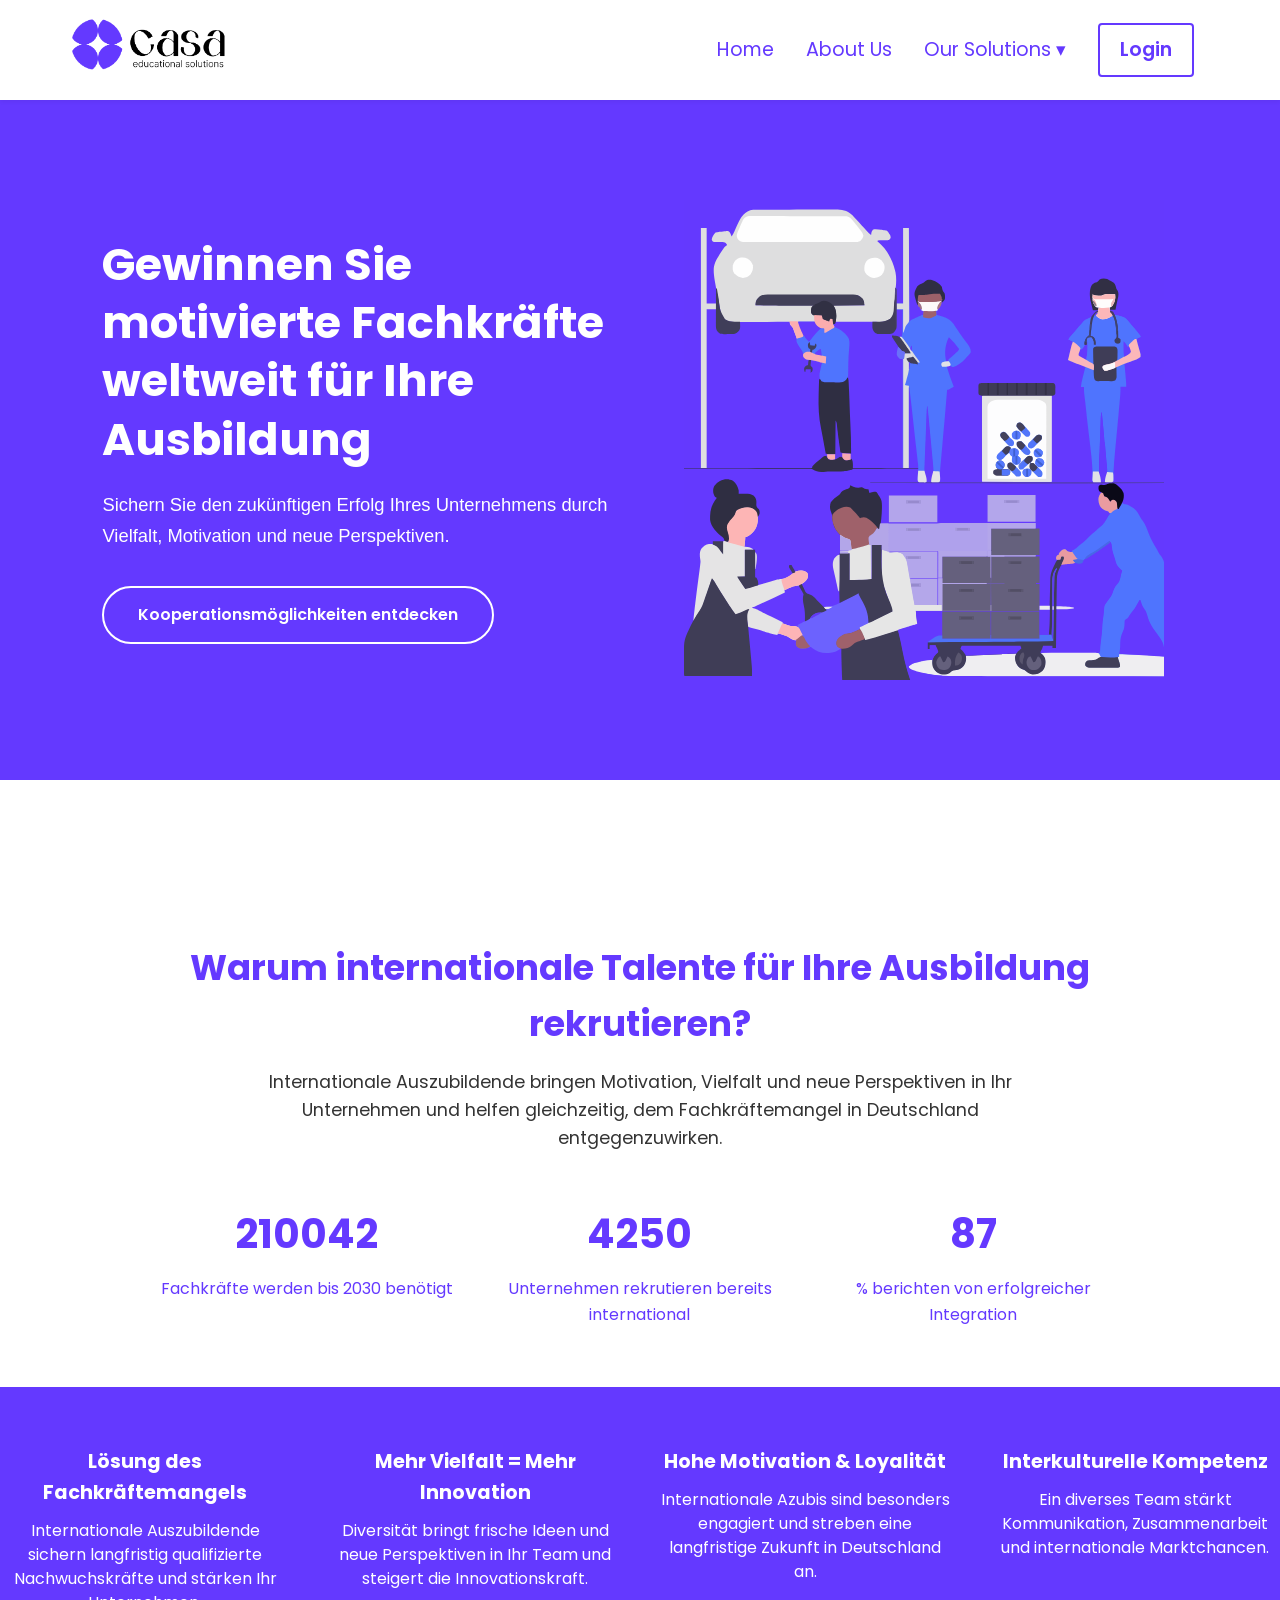
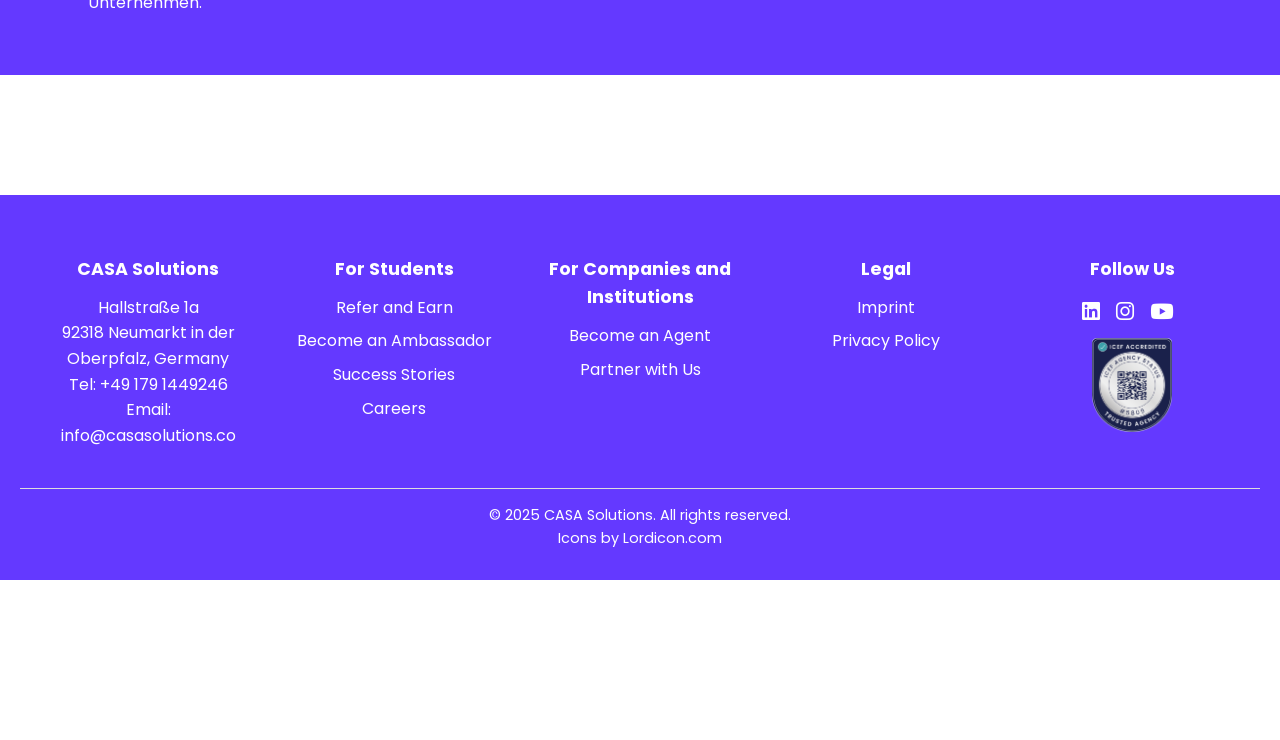
<file: ausbildung-b2b.html>
<!DOCTYPE html>
<html lang="en">
<head>
  <meta charset="UTF-8">
  <meta name="viewport" content="width=device-width, initial-scale=1.0">
  <title>Ausbildung für Partners</title>
  <link rel="stylesheet" href="styles.css">
  <link rel="preconnect" href="https://fonts.googleapis.com">
  <link rel="preconnect" href="https://fonts.gstatic.com" crossorigin>
  <link href="https://fonts.googleapis.com/css2?family=Poppins:wght@400;700&display=swap" rel="stylesheet">
  <link rel="stylesheet" href="https://cdnjs.cloudflare.com/ajax/libs/font-awesome/6.5.0/css/all.min.css">
  <script src="https://cdn.lordicon.com/lordicon.js"></script>
  <link rel="icon" href="images/tab.ico" type="image/x-icon">

</head>
<body>
  <!-- Navbar -->
  <nav class="navbar">
    <div class="navbar__container">
      <!-- Logo -->
      <a href="index.html" class="logo">
        <img src="images/1.png" alt="CASA Educational Solutions Logo">
      </a>
      
      <!-- Mobile menu toggle -->
      <div class="navbar__toggle" id="mobile-menu">
        <span class="bar"></span>
        <span class="bar"></span>
        <span class="bar"></span>
      </div>
      
      <!-- Menu items -->
      <ul class="navbar__menu">
        <li class="navbar__item"><a href="/" class="navbar__links">Home</a></li>
        <li class="navbar__item"><a href="/aboutus.html" class="navbar__links">About Us</a></li>
        <li class="navbar__item dropdown">
          <a href="/solutions.html" class="navbar__links">Our Solutions ▾</a>
          <ul class="dropdown-menu">
          <li><a href="/study-solutions.html">StudyMatch AI</a></li>
          <li><a href="/unistay.html">UniStay</a></li>
          <li><a href="/ausbildung-students.html">Ausbildung</a></li>
          <li><a href="/ausbildung-b2b.html">Ausbildung B2B</a></li>
          </ul>
          </li>

        <li class="navbar__btn"><a href="https://app.casasolutions.co/" class="button">Login</a></li>
      </ul>
    </div>
  </nav>

    <!-- Hero Section -->
    <section class="hero-company">
  <div class="hero-company-content">
    <h1>Gewinnen Sie motivierte Fachkräfte weltweit für Ihre Ausbildung</h1>
    <p>
      Sichern Sie den zukünftigen Erfolg Ihres Unternehmens durch Vielfalt, Motivation und neue Perspektiven.
    </p>
    <a href="https://cal.com/ausbildung/30min" class="btn-primary">Kooperationsmöglichkeiten entdecken</a>
  </div>

  <div class="hero-company-media">
    <img src="ausbildung/Ausbildung.svg" alt="Company partnership illustration">
  </div>
</section>

<!--Why recruit international talent?-->

  <section class="recruit-international">
  <div class="container">
    <h2>Warum internationale Talente für Ihre Ausbildung rekrutieren?</h2>
    <p class="intro">
      Internationale Auszubildende bringen Motivation, Vielfalt und neue Perspektiven in Ihr Unternehmen  
      und helfen gleichzeitig, dem Fachkräftemangel in Deutschland entgegenzuwirken.
    </p>

    <div class="stats">
      <div class="stat">
        <span class="counter" data-target="250000">0</span>
        <p>Fachkräfte werden bis 2030 benötigt</p>
      </div>
      <div class="stat">
        <span class="counter" data-target="5000">0</span>
        <p>Unternehmen rekrutieren bereits international</p>
      </div>
      <div class="stat">
        <span class="counter" data-target="87">0</span>
        <p>% berichten von erfolgreicher Integration</p>
      </div>
    </div>

    <!-- Advantages-->
    <div class="advantages">
      <div class="adv">
        <lord-icon src="ausbildung/globe.json" trigger="loop" delay="2000"
          colors="primary:#7e57c2,secondary:#b39ddb" style="width:80px;height:80px">
        </lord-icon>
        <h3>Lösung des Fachkräftemangels</h3>
        <p>Internationale Auszubildende sichern langfristig qualifizierte Nachwuchskräfte und stärken Ihr Unternehmen.</p>
      </div>

      <div class="adv">
        <lord-icon src="ausbildung/innovation.json" trigger="loop" delay="2000"
          colors="primary:#7e57c2,secondary:#b39ddb" style="width:80px;height:80px">
        </lord-icon>
        <h3>Mehr Vielfalt = Mehr Innovation</h3>
        <p>Diversität bringt frische Ideen und neue Perspektiven in Ihr Team und steigert die Innovationskraft.</p>
      </div>

      <div class="adv">
        <lord-icon src="ausbildung/motivation.json" trigger="loop" delay="2000"
          colors="primary:#7e57c2,secondary:#b39ddb" style="width:80px;height:80px">
        </lord-icon>
        <h3>Hohe Motivation & Loyalität</h3>
        <p>Internationale Azubis sind besonders engagiert und streben eine langfristige Zukunft in Deutschland an.</p>
      </div>

      <div class="adv">
        <lord-icon src="ausbildung/intercultural.json" trigger="loop" delay="2000"
          colors="primary:#7e57c2,secondary:#b39ddb" style="width:80px;height:80px">
        </lord-icon>
        <h3>Interkulturelle Kompetenz</h3>
        <p>Ein diverses Team stärkt Kommunikation, Zusammenarbeit und internationale Marktchancen.</p>
      </div>
    </div>

<!-- Animation: Numbers-->
<script>
  const counters = document.querySelectorAll('.counter');
  counters.forEach(counter => {
    counter.innerText = '0';
    const updateCount = () => {
      const target = +counter.getAttribute('data-target');
      const count = +counter.innerText;
      const increment = target / 150;

      if (count < target) {
        counter.innerText = Math.ceil(count + increment);
        setTimeout(updateCount, 10);
      } else {
        counter.innerText = target.toLocaleString('de-DE');
      }
    };
    updateCount();
  });
</script>

<!-- CASA Google Reviews -->
<section id="reviews-banner1">
    <div class="tagembed-widget" 
        style="width:100%;height:100%;overflow:auto;" 
        data-widget-id="303671" 
        data-website="1">
    </div>
    <script src="https://widget.tagembed.com/embed.min.js" type="text/javascript"></script>
</section>

 <!-- Footer -->
<footer class="footer">
  <div class="footer-container">

    <!-- Company Info -->
    <div class="footer-section company-info">
      <h4>CASA Solutions</h4>
      <p>Hallstraße 1a<br>92318 Neumarkt in der Oberpfalz, Germany</p>
      <p>Tel: +49 179 1449246<br>Email: info@casasolutions.co</p>
    </div>

    <!-- For Students -->
    <div class="footer-section">
      <h4>For Students</h4>
      <ul>
        <li><a href="/referral.html">Refer and Earn</a></li>
        <li><a href="/ambassador-program.html">Become an Ambassador</a></li>
        <li><a href="/success-stories.html">Success Stories</a></li>
        <li><a href="/careers.html">Careers</a></li>
      </ul>
    </div>

    <!-- For Companies -->
    <div class="footer-section">
      <h4>For Companies and Institutions</h4>
      <ul>
        <li><a href="/become-agent.html">Become an Agent</a></li>
        <li><a href="/partner.html">Partner with Us</a></li>
      </ul>
    </div>

    <!-- Legal Links -->
    <div class="footer-section legal-links">
      <h4>Legal</h4>
      <ul>
        <li><a href="/imprint.html">Imprint</a></li>
        <li><a href="/privacy-policy.html">Privacy Policy</a></li>
      </ul>
    </div>

    <!-- Social & Trust -->
    <div class="footer-section social-trust">
      <h4>Follow Us</h4>
      <div class="social-icons">
        <a href="https://www.linkedin.com/company/casasolutions/" target="_blank" aria-label="LinkedIn">
          <i class="fab fa-linkedin"></i>
        </a>
        <a href="https://instagram.com/casasolutions.de" target="_blank" aria-label="Instagram">
          <i class="fab fa-instagram"></i>
        </a>
        <a href="http://www.youtube.com/@casa.solutions" target="_blank" aria-label="YouTube">
          <i class="fab fa-youtube"></i>
        </a>
      </div>
      <div class="trust-badge">
        <img src="/images/icef.png" alt="ICEF Agent Accredited">
      </div>
    </div>

  </div>

  <div class="footer-bottom">
    <p>© 2025 CASA Solutions. All rights reserved.</p>
    <a href="https://lordicon.com/">Icons by Lordicon.com</a>
  </div>
</footer>

<script>
const menuToggle = document.getElementById('mobile-menu');
const navMenu = document.querySelector('.navbar__menu');
const dropdownParents = document.querySelectorAll('.navbar__item.dropdown');

// Toggle mobile menu visibility
menuToggle.addEventListener('click', () => {
  menuToggle.classList.toggle('is-active');
  navMenu.classList.toggle('active');
});

// Handle dropdown toggling
dropdownParents.forEach(parent => {
  const parentLink = parent.querySelector('a.navbar__links');
  
  parentLink.addEventListener('click', (e) => {
    // On desktop: let it work normally
    if (window.innerWidth > 768) return;

    // On mobile: toggle dropdown menu instead of following link
    e.preventDefault();
    parent.classList.toggle('open');
  });
});
</script>

</body>
</html>
</file>
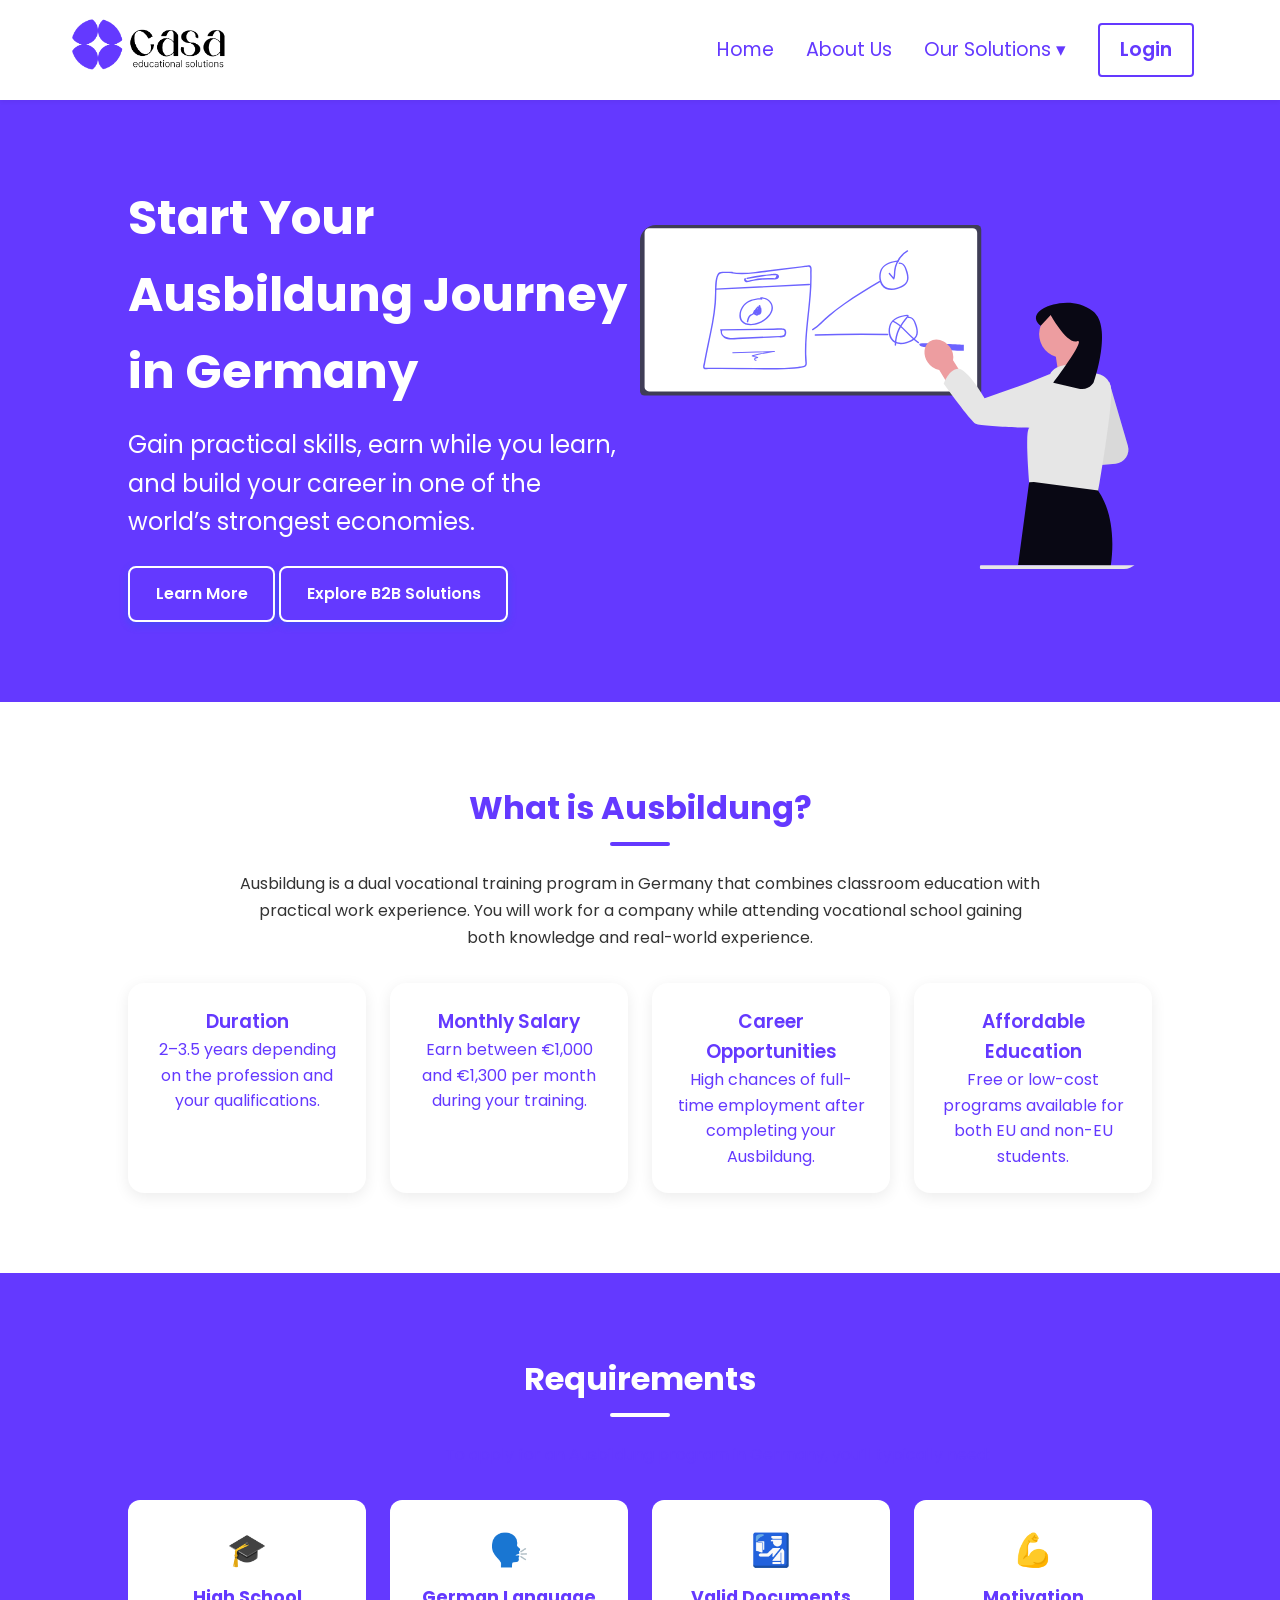
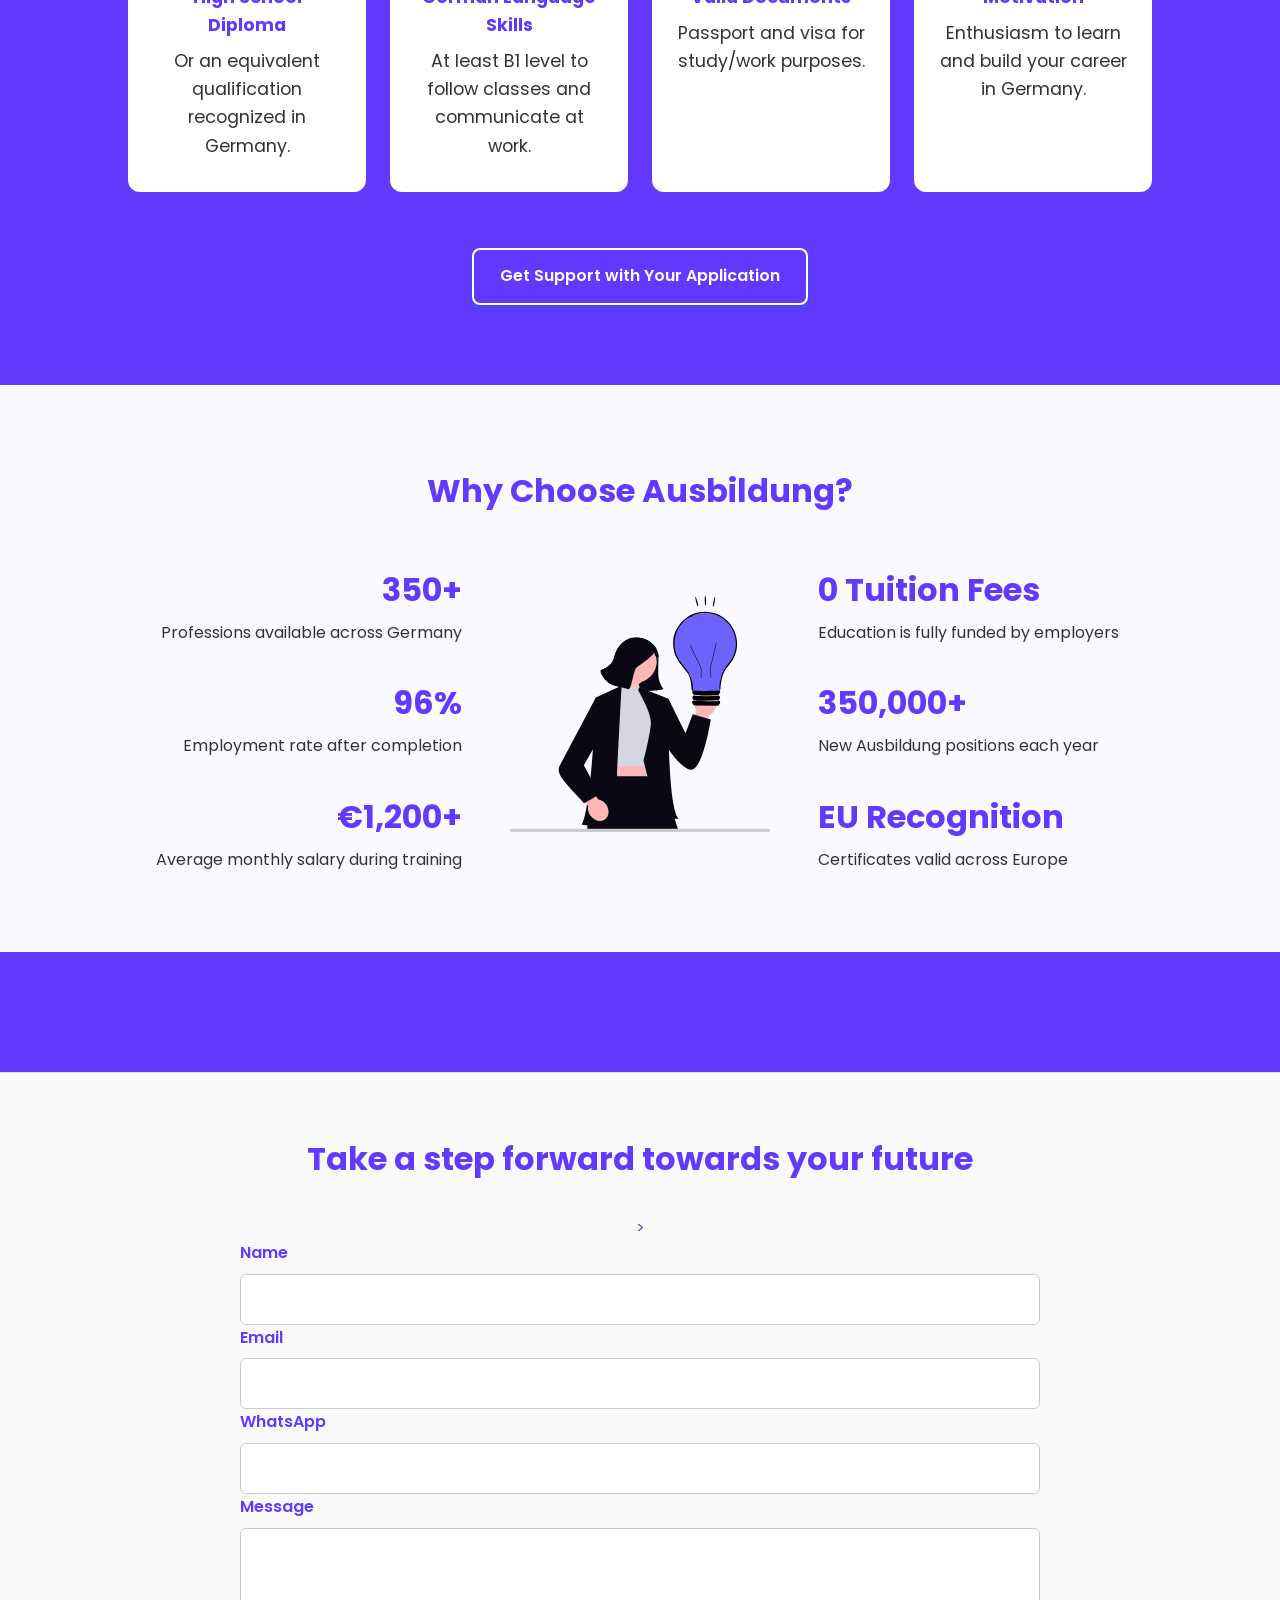
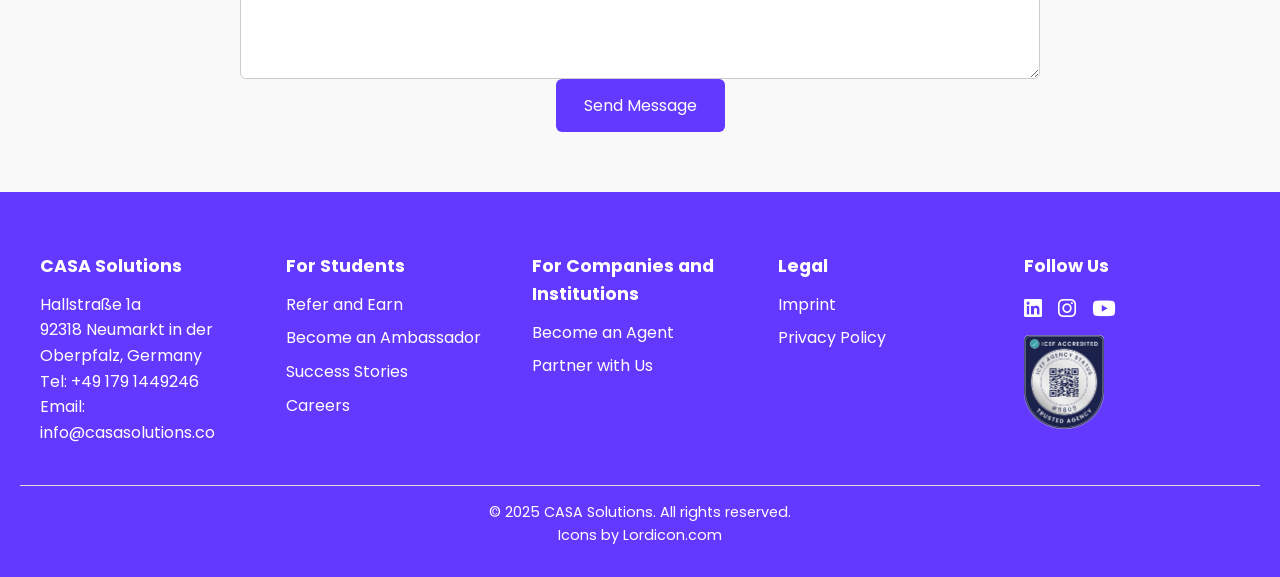
<file: ausbildung-students.html>
<!DOCTYPE html>
<html lang="en">
<head>
  <meta charset="UTF-8">
  <meta name="viewport" content="width=device-width, initial-scale=1.0">
  <title>Ausbildung in Germany | Casa Solutions</title>
  <link rel="stylesheet" href="styles.css">
  <link rel="preconnect" href="https://fonts.googleapis.com">
  <link rel="preconnect" href="https://fonts.gstatic.com" crossorigin>
  <link href="https://fonts.googleapis.com/css2?family=Poppins:wght@400;700&display=swap" rel="stylesheet">
  <link rel="stylesheet" href="https://cdnjs.cloudflare.com/ajax/libs/font-awesome/6.5.0/css/all.min.css">
  <script src="https://cdn.lordicon.com/lordicon.js"></script>
  <link rel="icon" href="images/tab.ico" type="image/x-icon">

</head>

<body>

    <!-- Navbar -->
  <nav class="navbar">
    <div class="navbar__container">
      <!-- Logo -->
      <a href="index.html" class="logo">
        <img src="images/1.png" alt="CASA Educational Solutions Logo">
      </a>
      
      <!-- Mobile menu toggle -->
      <div class="navbar__toggle" id="mobile-menu">
        <span class="bar"></span>
        <span class="bar"></span>
        <span class="bar"></span>
      </div>
      
      <!-- Menu items -->
      <ul class="navbar__menu">
        <li class="navbar__item"><a href="/" class="navbar__links">Home</a></li>
        <li class="navbar__item"><a href="/aboutus.html" class="navbar__links">About Us</a></li>
        <li class="navbar__item dropdown">
          <a href="/solutions.html" class="navbar__links">Our Solutions ▾</a>
          <ul class="dropdown-menu">
          <li><a href="/study-solutions.html">StudyMatch AI</a></li>
          <li><a href="/unistay.html">UniStay</a></li>
          <li><a href="/ausbildung-students.html">Ausbildung</a></li>
          <li><a href="/ausbildung-b2b.html">Ausbildung B2B</a></li>
          </ul>
          </li>

        <li class="navbar__btn"><a href="https://app.casasolutions.co/" class="button">Login</a></li>
      </ul>
    </div>
  </nav>

  <!-- Hero Section -->
  <section class="ausbildung-hero">
    <div class="ausbildung-hero-text">
      <h1>Start Your Ausbildung Journey in Germany</h1>
      <p>Gain practical skills, earn while you learn, and build your career in one of the world’s strongest economies.</p>
      <a href="#what-is-ausbildung" class="cta-btn">Learn More</a>
      <a href="/ausbildung-b2b.html" class="cta-btn secondary-btn">Explore B2B Solutions</a>
    </div>
    <div class="ausbildung-hero-image">
      <img src="images/ausbildunghero.svg" alt="Ausbildung">
    </div>
  </section>


  <!-- What is Ausbildung Section -->
<section id="what-is-ausbildung" class="ausbildung-info">
  <h2>What is Ausbildung?</h2>
  <p class="section-intro">
    Ausbildung is a dual vocational training program in Germany that combines classroom education 
    with practical work experience. You will work for a company while attending 
    vocational school gaining both knowledge and real-world experience.
  </p>

  <div class="ausbildung-cards">
  <div class="info-card">
    <lord-icon src="ausbildung/duration.json" trigger="loop" delay="2000"
      colors="primary:#7e57c2,secondary:#b39ddb" style="width:80px;height:80px">
    </lord-icon>
    <h3>Duration</h3>
    <p>2–3.5 years depending on the profession and your qualifications.</p>
  </div>

  <div class="info-card">
    <lord-icon src="ausbildung/salary.json" trigger="loop" delay="2000"
      colors="primary:#c76f16,secondary:#ffc738" style="width:80px;height:80px">
    </lord-icon>
    <h3>Monthly Salary</h3>
    <p>Earn between €1,000 and €1,300 per month during your training.</p>
  </div>

  <div class="info-card">
    <lord-icon src="ausbildung/career.json" trigger="loop" delay="2000"
      colors="primary:#7e57c2,secondary:#b39ddb" style="width:80px;height:80px">
    </lord-icon>
    <h3>Career Opportunities</h3>
    <p>High chances of full-time employment after completing your Ausbildung.</p>
  </div>

  <div class="info-card">
    <lord-icon src="ausbildung/education.json" trigger="loop" delay="2000"
      colors="primary:#7e57c2,secondary:#b39ddb" style="width:80px;height:80px">
    </lord-icon>
    <h3>Affordable Education</h3>
    <p>Free or low-cost programs available for both EU and non-EU students.</p>
  </div>
</div>
</section>

<!-- Requirements Section -->
<section class="ausbildung-requirements">
  <h2>Requirements</h2>
  <p class="section-intro">
    To apply for an Ausbildung program in Germany, you’ll typically need:
  </p>

  <div class="requirement-grid">
    <div class="requirement-box">
      <span>🎓</span>
      <h4>High School Diploma</h4>
      <p>Or an equivalent qualification recognized in Germany.</p>
    </div>

    <div class="requirement-box">
      <span>🗣️</span>
      <h4>German Language Skills</h4>
      <p>At least B1 level to follow classes and communicate at work.</p>
    </div>

    <div class="requirement-box">
      <span>🛂</span>
      <h4>Valid Documents</h4>
      <p>Passport and visa for study/work purposes.</p>
    </div>

    <div class="requirement-box">
      <span>💪</span>
      <h4>Motivation</h4>
      <p>Enthusiasm to learn and build your career in Germany.</p>
    </div>
  </div>

  <div class="apply-btn-container">
    <a href="https://cal.com/casasolutions/30min" class="cta-btn">Get Support with Your Application</a>
  </div>
</section>

<!--  Ausbildung Facts -->
<section class="ausbildung-stats">
  <h2>Why Choose Ausbildung?</h2>

  <div class="stats-container">
    <!-- Left Side -->
    <div class="stats-column left">
      <div class="stat-item">
        <h3>350+</h3>
        <p>Professions available across Germany</p>
      </div>
      <div class="stat-item">
        <h3>96%</h3>
        <p>Employment rate after completion</p>
      </div>
      <div class="stat-item">
        <h3>€1,200+</h3>
        <p>Average monthly salary during training</p>
      </div>
    </div>

    <!-- Center SVG -->
    <div class="stats-image">
      <img src="ausbildung/facts.svg" alt="Ausbildung">
    </div>

    <!-- Right Side -->
    <div class="stats-column right">
      <div class="stat-item">
        <h3>0 Tuition Fees</h3>
        <p>Education is fully funded by employers</p>
      </div>
      <div class="stat-item">
        <h3>350,000+</h3>
        <p>New Ausbildung positions each year</p>
      </div>
      <div class="stat-item">
        <h3>EU Recognition</h3>
        <p>Certificates valid across Europe</p>
      </div>
    </div>
  </div>
</section>

 <!-- CASA Google Reviews -->
<section id="reviews-banner">
    <div class="tagembed-widget" 
        style="width:100%;height:100%;overflow:auto;" 
        data-widget-id="303671" 
        data-website="1">
    </div>
    <script src="https://widget.tagembed.com/embed.min.js" type="text/javascript"></script>
</section>

<!-- Contact Form Section -->
<section class="contact-section">
  <div class="contact-container">
    <h2> Take a step forward towards your future</h2>
    <form action="https://formspree.io/f/yourFormID" method="POST">>
      <div class="form-group">
        <label for="name">Name</label>
        <input type="text" id="name" name="name" required>
      </div>

      <div class="form-group">
        <label for="email">Email</label>
        <input type="email" id="email" name="email" required>
      </div>

      <div class="form-group">
        <label for="email">WhatsApp</label>
        <input type="WhatsApp" id="WhatsApp" name="WhatsApp" required>
      </div>

      <div class="form-group">
        <label for="message">Message</label>
        <textarea id="message" name="message" rows="5" required></textarea>
      </div>

      <button type="submit" class="btn-submit">Send Message</button>
    </form>
  </div>
</section>

    <!-- Footer -->
<footer class="footer">
  <div class="footer-container">

    <!-- Company Info -->
    <div class="footer-section company-info">
      <h4>CASA Solutions</h4>
      <p>Hallstraße 1a<br>92318 Neumarkt in der Oberpfalz, Germany</p>
      <p>Tel: +49 179 1449246<br>Email: info@casasolutions.co</p>
    </div>

    <!-- For Students -->
    <div class="footer-section">
      <h4>For Students</h4>
      <ul>
        <li><a href="/referral.html">Refer and Earn</a></li>
        <li><a href="/ambassador-program.html">Become an Ambassador</a></li>
        <li><a href="/success-stories.html">Success Stories</a></li>
        <li><a href="/careers.html">Careers</a></li>
      </ul>
    </div>

    <!-- For Companies -->
    <div class="footer-section">
      <h4>For Companies and Institutions</h4>
      <ul>
        <li><a href="/become-agent.html">Become an Agent</a></li>
        <li><a href="/partner.html">Partner with Us</a></li>
      </ul>
    </div>

    <!-- Legal Links -->
    <div class="footer-section legal-links">
      <h4>Legal</h4>
      <ul>
        <li><a href="/imprint.html">Imprint</a></li>
        <li><a href="/privacy-policy.html">Privacy Policy</a></li>
      </ul>
    </div>

    <!-- Social & Trust -->
    <div class="footer-section social-trust">
      <h4>Follow Us</h4>
      <div class="social-icons">
        <a href="https://www.linkedin.com/company/casasolutions/" target="_blank" aria-label="LinkedIn">
          <i class="fab fa-linkedin"></i>
        </a>
        <a href="https://instagram.com/casasolutions.de" target="_blank" aria-label="Instagram">
          <i class="fab fa-instagram"></i>
        </a>
        <a href="http://www.youtube.com/@casa.solutions" target="_blank" aria-label="YouTube">
          <i class="fab fa-youtube"></i>
        </a>
      </div>
      <div class="trust-badge">
        <img src="/images/icef.png" alt="ICEF Agent Accredited">
      </div>
    </div>

  </div>

  <div class="footer-bottom">
    <p>© 2025 CASA Solutions. All rights reserved.</p>
    <a href="https://lordicon.com/">Icons by Lordicon.com</a>
  </div>
</footer>


<script>
const menuToggle = document.getElementById('mobile-menu');
const navMenu = document.querySelector('.navbar__menu');
const dropdownParents = document.querySelectorAll('.navbar__item.dropdown');

// Toggle mobile menu visibility
menuToggle.addEventListener('click', () => {
  menuToggle.classList.toggle('is-active');
  navMenu.classList.toggle('active');
});

// Handle dropdown toggling
dropdownParents.forEach(parent => {
  const parentLink = parent.querySelector('a.navbar__links');
  
  parentLink.addEventListener('click', (e) => {
    // On desktop: let it work normally
    if (window.innerWidth > 768) return;

    // On mobile: toggle dropdown menu instead of following link
    e.preventDefault();
    parent.classList.toggle('open');
  });
});
</script>



</body>
</html>
</file>
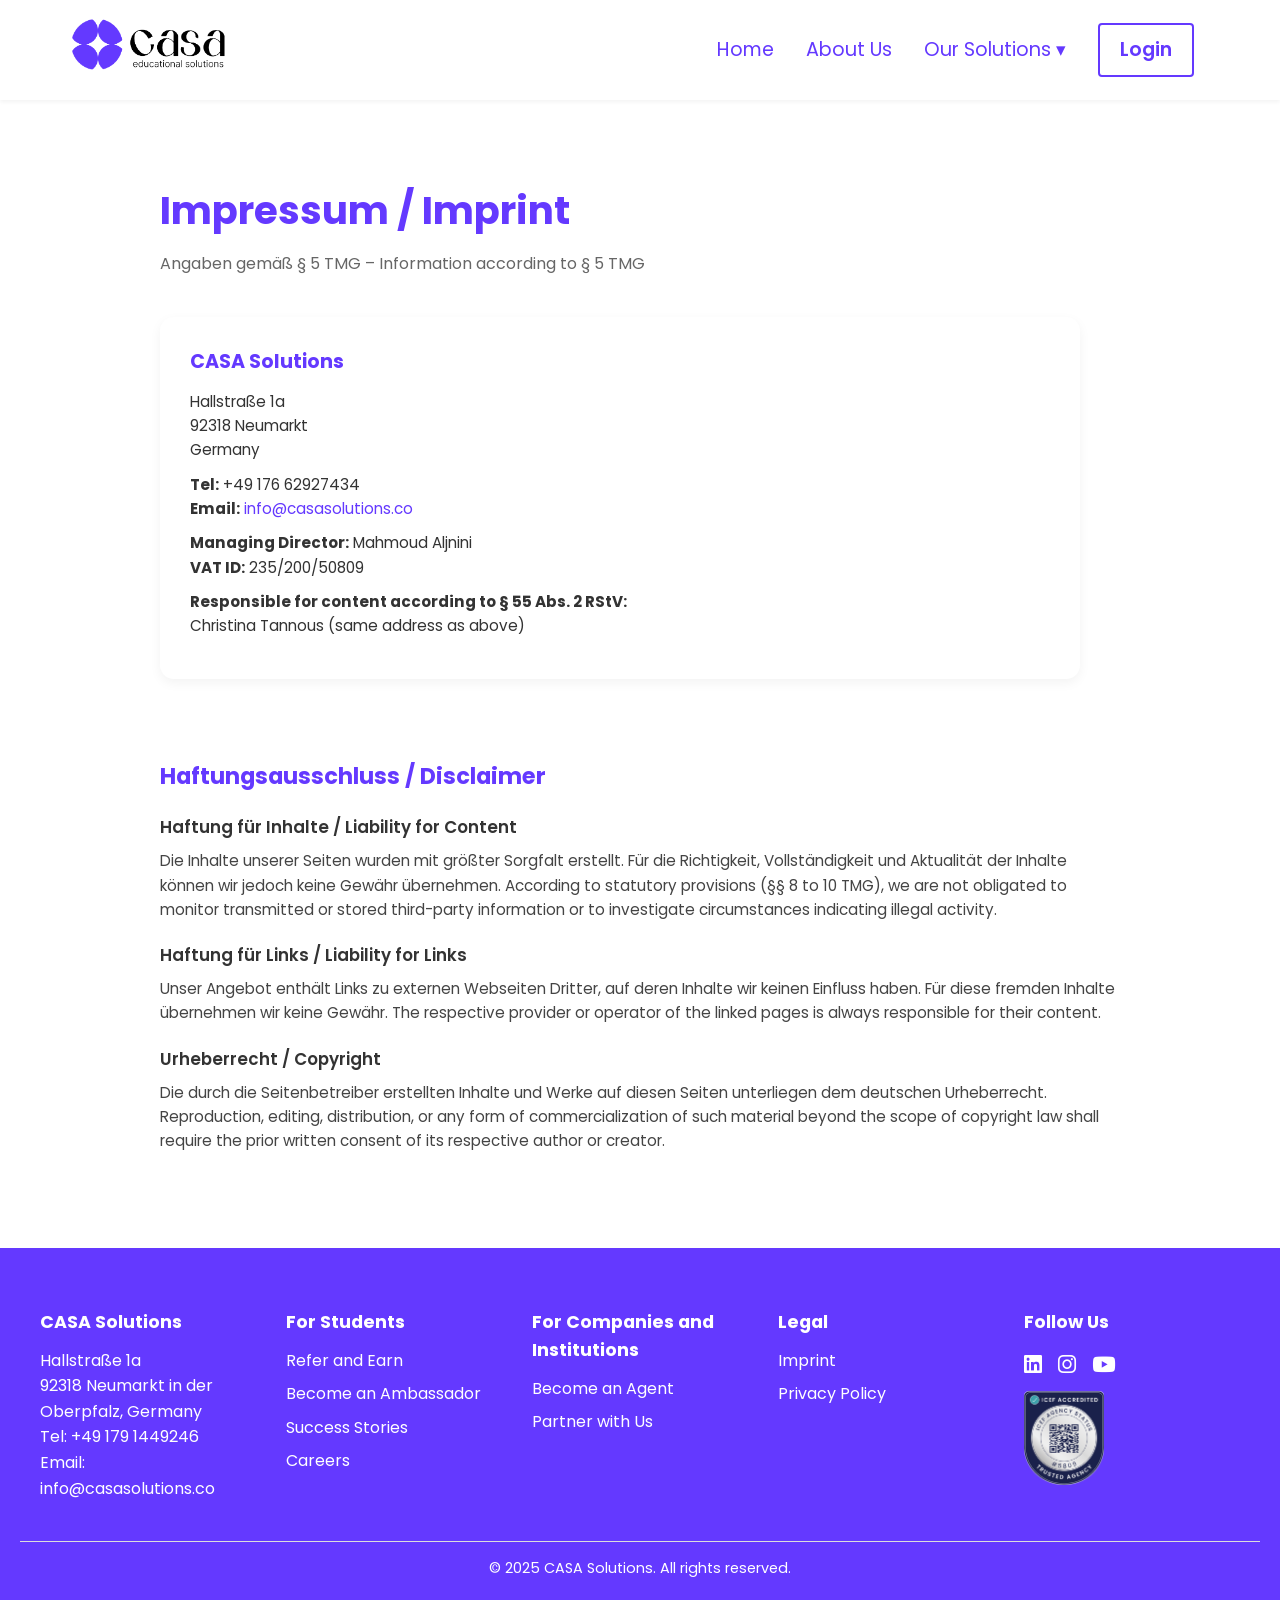
<file: imprint.html>
<!DOCTYPE html>
<html lang="de">
<head>
   <meta charset="UTF-8">
  <meta name="viewport" content="width=device-width, initial-scale=1.0">
  <title>Imprint</title>
  <link rel="stylesheet" href="styles.css">
  <link rel="preconnect" href="https://fonts.googleapis.com">
  <link rel="preconnect" href="https://fonts.gstatic.com" crossorigin>
  <link href="https://fonts.googleapis.com/css2?family=Poppins:wght@400;700&display=swap" rel="stylesheet">
  <link rel="stylesheet" href="https://cdnjs.cloudflare.com/ajax/libs/font-awesome/6.5.0/css/all.min.css">
  <link rel="icon" href="images/tab.ico" type="image/x-icon">

</head>
<body>

    <!-- Navbar -->
  <nav class="navbar">
    <div class="navbar__container">
      <!-- Logo -->
      <a href="index.html" class="logo">
        <img src="images/1.png" alt="CASA Educational Solutions Logo">
      </a>
      
      <!-- Mobile menu toggle -->
      <div class="navbar__toggle" id="mobile-menu">
        <span class="bar"></span>
        <span class="bar"></span>
        <span class="bar"></span>
      </div>
      
      <!-- Menu items -->
      <ul class="navbar__menu">
        <li class="navbar__item"><a href="/" class="navbar__links">Home</a></li>
        <li class="navbar__item"><a href="/aboutus.html" class="navbar__links">About Us</a></li>
        <li class="navbar__item dropdown">
          <a href="/solutions.html" class="navbar__links">Our Solutions ▾</a>
          <ul class="dropdown-menu">
          <li><a href="/study-solutions.html">StudyMatch AI</a></li>
          <li><a href="/unistay.html">UniStay</a></li>
          <li><a href="/ausbildung-students.html">Ausbildung</a></li>
          <li><a href="/ausbildung-b2b.html">Ausbildung B2B</a></li>
          </ul>
          </li>

        <li class="navbar__btn"><a href="https://app.casasolutions.co/" class="button">Login</a></li>
      </ul>
    </div>
  </nav>

  <!-- IMPRESSUM SECTION -->
  <section class="imprint-section">
    <div class="container">
      <h1>Impressum / Imprint</h1>
      <p class="intro">Angaben gemäß § 5 TMG – Information according to § 5 TMG</p>

      <div class="imprint-content">
        <div class="info-block">
          <h2>CASA Solutions</h2>
          <p>
            Hallstraße 1a<br />
            92318 Neumarkt<br />
            Germany
          </p>

          <p>
            <strong>Tel:</strong> +49 176 62927434<br />
            <strong>Email:</strong>
            <a href="mailto:info@casasolutions.co">info@casasolutions.co</a>
          </p>

          <p>
            <strong>Managing Director:</strong> Mahmoud Aljnini<br />
            <strong>VAT ID:</strong> 235/200/50809
          </p>

          <p>
            <strong>Responsible for content according to § 55 Abs. 2 RStV:</strong><br />
            Christina Tannous (same address as above)
          </p>
        </div>

        

      <div class="divider"></div>

      <div class="legal-text">
        <h3>Haftungsausschluss / Disclaimer</h3>

        <h4>Haftung für Inhalte / Liability for Content</h4>
        <p>
          Die Inhalte unserer Seiten wurden mit größter Sorgfalt erstellt. Für die Richtigkeit, Vollständigkeit und
          Aktualität der Inhalte können wir jedoch keine Gewähr übernehmen. According to statutory provisions (§§ 8 to
          10 TMG), we are not obligated to monitor transmitted or stored third-party information or to investigate
          circumstances indicating illegal activity.
        </p>

        <h4>Haftung für Links / Liability for Links</h4>
        <p>
          Unser Angebot enthält Links zu externen Webseiten Dritter, auf deren Inhalte wir keinen Einfluss haben. Für
          diese fremden Inhalte übernehmen wir keine Gewähr. The respective provider or operator of the linked pages is
          always responsible for their content.
        </p>

        <h4>Urheberrecht / Copyright</h4>
        <p>
          Die durch die Seitenbetreiber erstellten Inhalte und Werke auf diesen Seiten unterliegen dem deutschen
          Urheberrecht. Reproduction, editing, distribution, or any form of commercialization of such material beyond
          the scope of copyright law shall require the prior written consent of its respective author or creator.
        </p>
      </div>

    </div>
  </section>

   <!-- Footer -->
<footer class="footer">
  <div class="footer-container">

    <!-- Company Info -->
    <div class="footer-section company-info">
      <h4>CASA Solutions</h4>
      <p>Hallstraße 1a<br>92318 Neumarkt in der Oberpfalz, Germany</p>
      <p>Tel: +49 179 1449246<br>Email: info@casasolutions.co</p>
    </div>

    <!-- For Students -->
    <div class="footer-section">
      <h4>For Students</h4>
      <ul>
        <li><a href="/referral.html">Refer and Earn</a></li>
        <li><a href="/ambassador-program.html">Become an Ambassador</a></li>
        <li><a href="/success-stories.html">Success Stories</a></li>
        <li><a href="/careers.html">Careers</a></li>
      </ul>
    </div>

    <!-- For Companies -->
    <div class="footer-section">
      <h4>For Companies and Institutions</h4>
      <ul>
        <li><a href="/become-agent.html">Become an Agent</a></li>
        <li><a href="/partner.html">Partner with Us</a></li>
      </ul>
    </div>

    <!-- Legal Links -->
    <div class="footer-section legal-links">
      <h4>Legal</h4>
      <ul>
        <li><a href="/imprint.html">Imprint</a></li>
        <li><a href="/privacy-policy.html">Privacy Policy</a></li>
      </ul>
    </div>

    <!-- Social & Trust -->
    <div class="footer-section social-trust">
      <h4>Follow Us</h4>
      <div class="social-icons">
        <a href="https://www.linkedin.com/company/casasolutions/" target="_blank" aria-label="LinkedIn">
          <i class="fab fa-linkedin"></i>
        </a>
        <a href="https://instagram.com/casasolutions.de" target="_blank" aria-label="Instagram">
          <i class="fab fa-instagram"></i>
        </a>
        <a href="http://www.youtube.com/@casa.solutions" target="_blank" aria-label="YouTube">
          <i class="fab fa-youtube"></i>
        </a>
      </div>
      <div class="trust-badge">
        <img src="/images/icef.png" alt="ICEF Agent Accredited">
      </div>
    </div>

  </div>

  <div class="footer-bottom">
    <p>© 2025 CASA Solutions. All rights reserved.</p>
  </div>
</footer>

<script>
const menuToggle = document.getElementById('mobile-menu');
const navMenu = document.querySelector('.navbar__menu');
const dropdownParents = document.querySelectorAll('.navbar__item.dropdown');

// Toggle mobile menu visibility
menuToggle.addEventListener('click', () => {
  menuToggle.classList.toggle('is-active');
  navMenu.classList.toggle('active');
});

// Handle dropdown toggling
dropdownParents.forEach(parent => {
  const parentLink = parent.querySelector('a.navbar__links');
  
  parentLink.addEventListener('click', (e) => {
    // On desktop: let it work normally
    if (window.innerWidth > 768) return;

    // On mobile: toggle dropdown menu instead of following link
    e.preventDefault();
    parent.classList.toggle('open');
  });
});
</script>



</body>
</html>
</file>
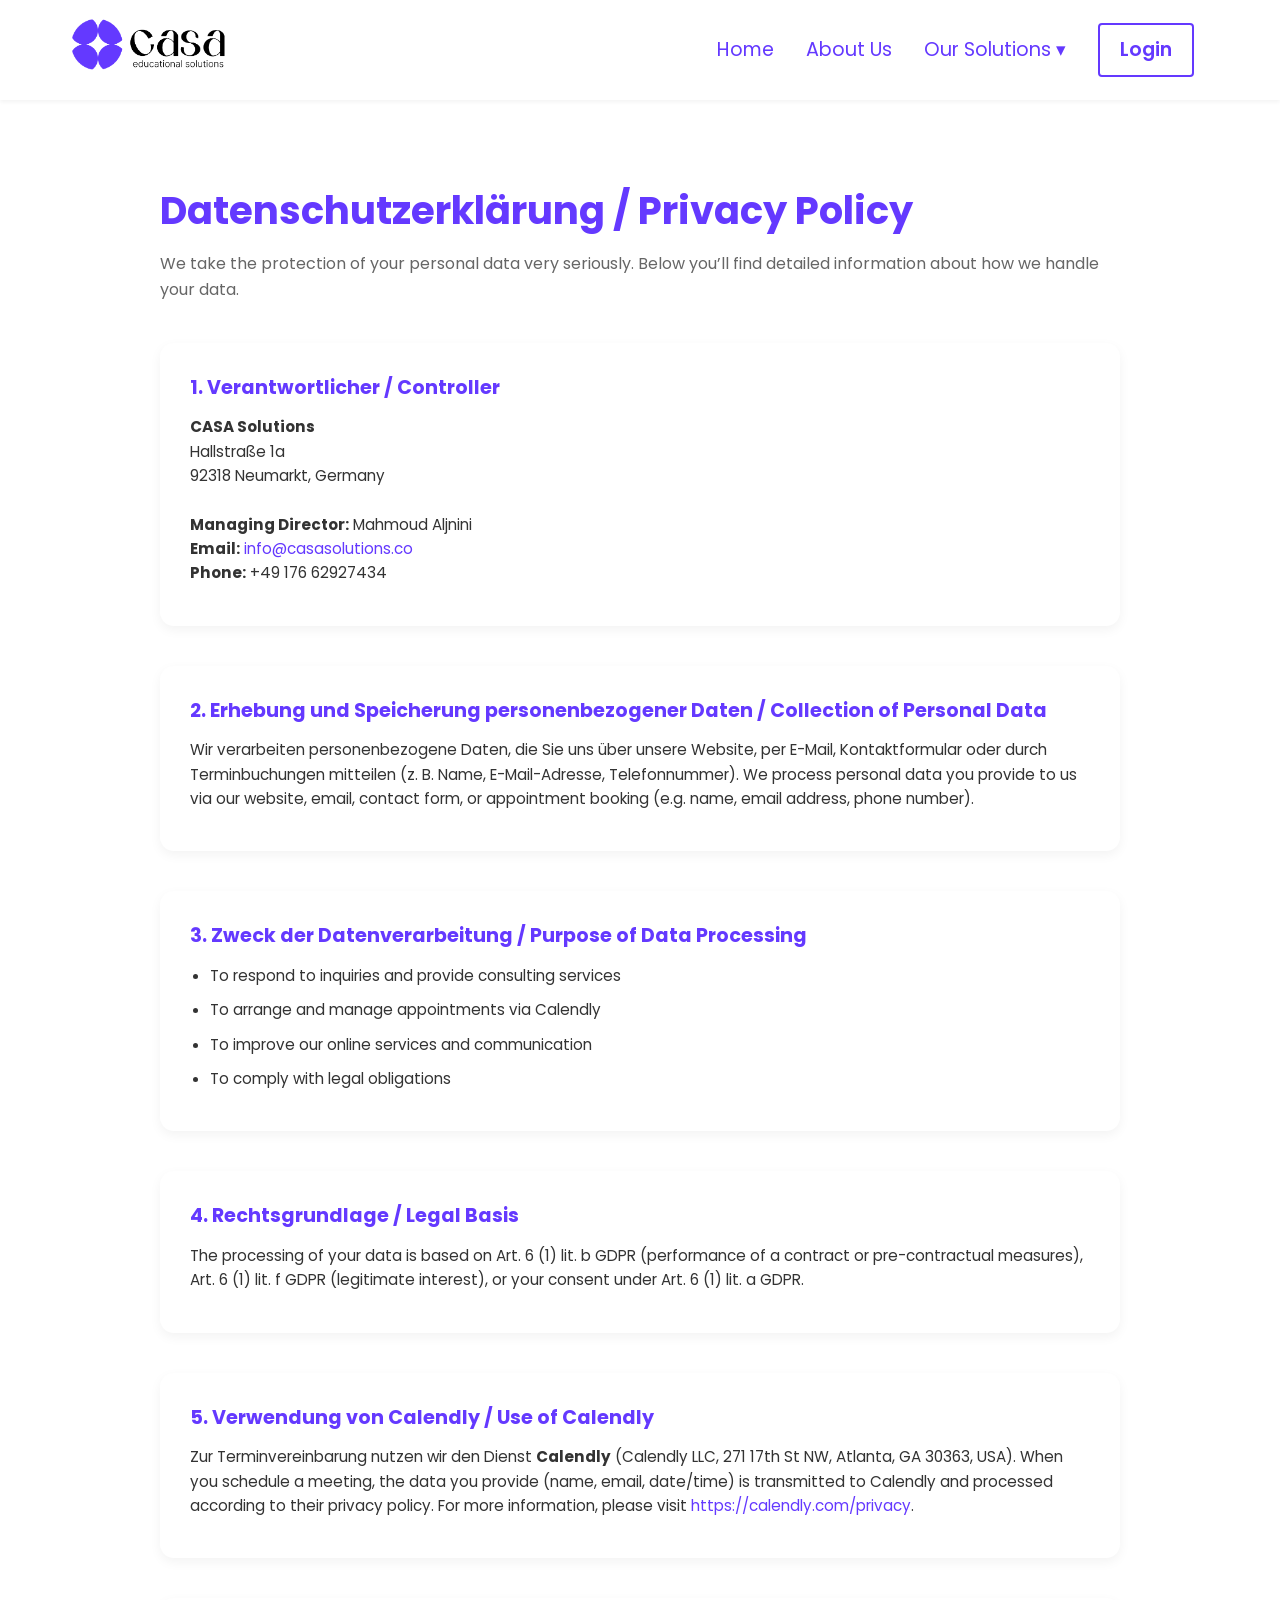
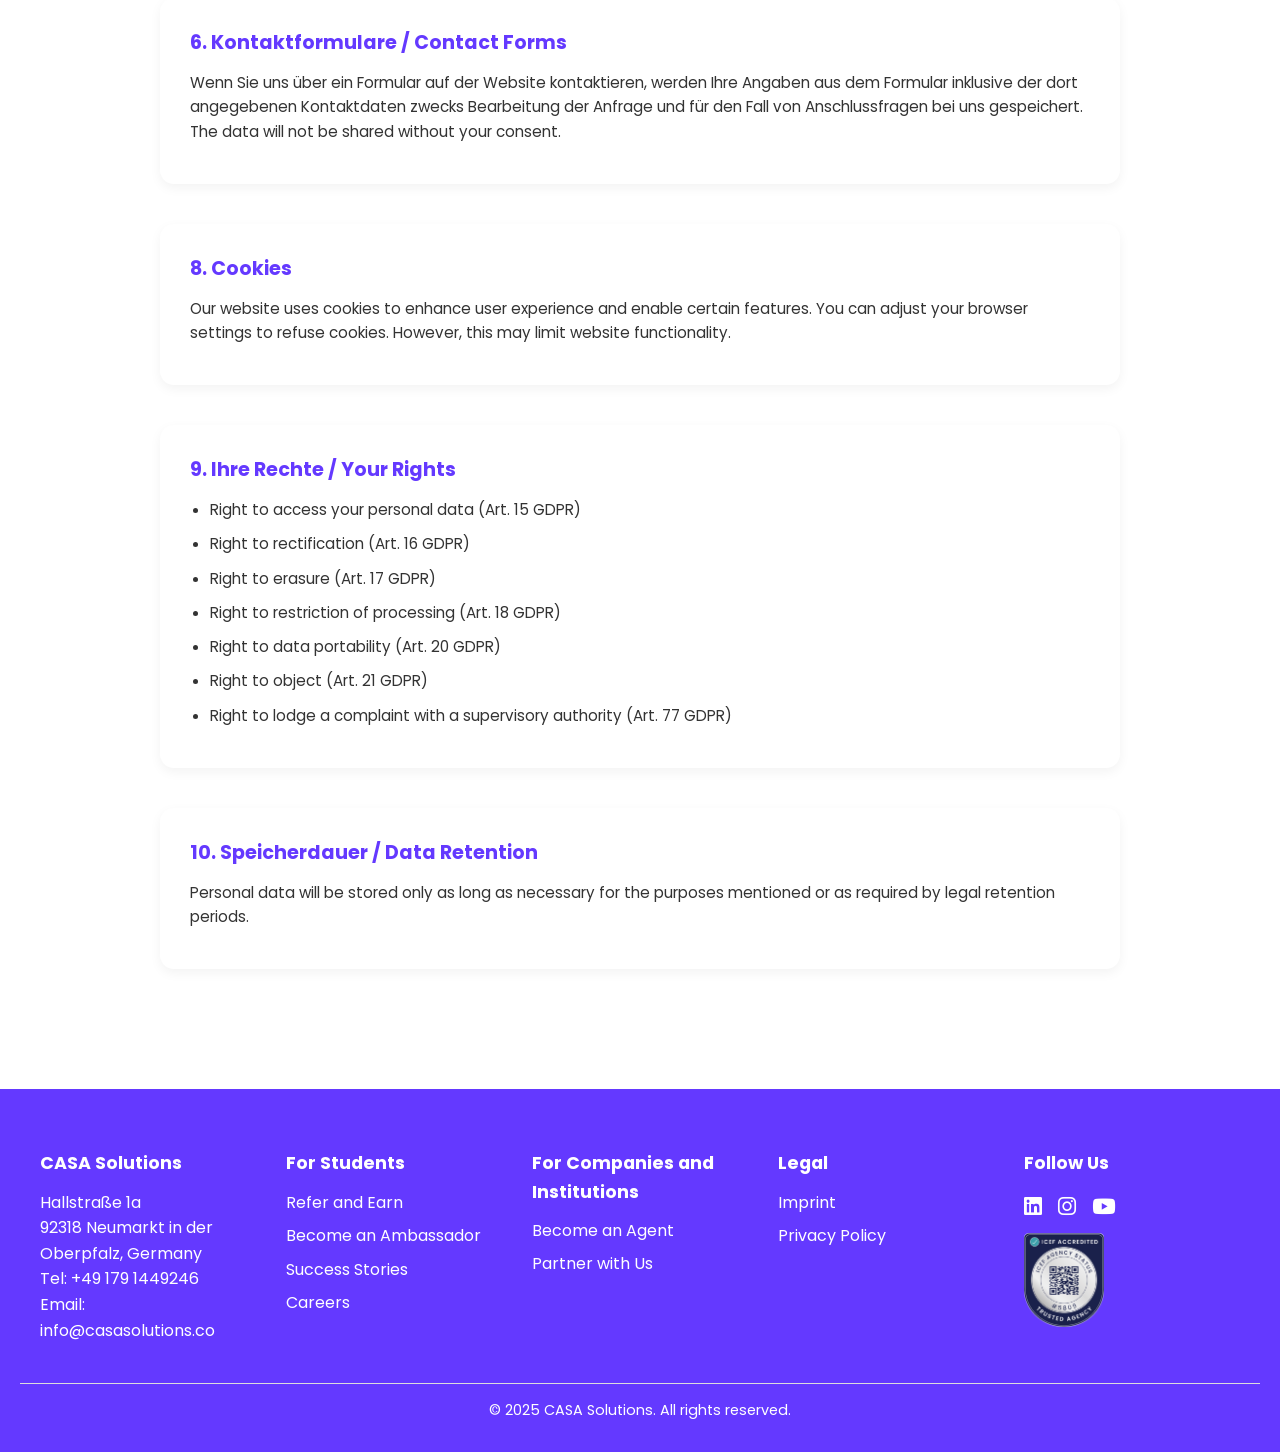
<file: privacy-policy.html>
<!DOCTYPE html>
<html lang="de">
<head>
  <meta charset="UTF-8">
  <meta name="viewport" content="width=device-width, initial-scale=1.0">
  <title>Privacy Policy </title>
  <link rel="stylesheet" href="styles.css">
  <link rel="preconnect" href="https://fonts.googleapis.com">
  <link rel="preconnect" href="https://fonts.gstatic.com" crossorigin>
  <link href="https://fonts.googleapis.com/css2?family=Poppins:wght@400;700&display=swap" rel="stylesheet">
  <link rel="stylesheet" href="https://cdnjs.cloudflare.com/ajax/libs/font-awesome/6.5.0/css/all.min.css">
  <link rel="stylesheet" href="https://cdnjs.cloudflare.com/ajax/libs/font-awesome/6.6.0/css/all.min.css">
  <link rel="icon" href="images/tab.ico" type="image/x-icon">
</head>
<body>

   <!-- Navbar -->
  <nav class="navbar">
    <div class="navbar__container">
      <!-- Logo -->
      <a href="index.html" class="logo">
        <img src="images/1.png" alt="CASA Educational Solutions Logo">
      </a>
      
      <!-- Mobile menu toggle -->
      <div class="navbar__toggle" id="mobile-menu">
        <span class="bar"></span>
        <span class="bar"></span>
        <span class="bar"></span>
      </div>
      
      <!-- Menu items -->
      <ul class="navbar__menu">
        <li class="navbar__item"><a href="/" class="navbar__links">Home</a></li>
        <li class="navbar__item"><a href="/aboutus.html" class="navbar__links">About Us</a></li>
        <li class="navbar__item dropdown">
          <a href="/solutions.html" class="navbar__links">Our Solutions ▾</a>
          <ul class="dropdown-menu">
          <li><a href="/study-solutions.html">StudyMatch AI</a></li>
          <li><a href="/unistay.html">UniStay</a></li>
          <li><a href="/ausbildung-students.html">Ausbildung</a></li>
          <li><a href="/ausbildung-b2b.html">Ausbildung B2B</a></li>
          </ul>
          </li>

        <li class="navbar__btn"><a href="https://app.casasolutions.co/" class="button">Login</a></li>
      </ul>
    </div>
  </nav>

  <!-- PRIVACY POLICY SECTION -->
  <section class="privacy-section">
    <div class="container">
      <h1>Datenschutzerklärung / Privacy Policy</h1>
      <p class="intro">We take the protection of your personal data very seriously. Below you’ll find detailed information about how we handle your data.</p>

      <!-- Controller -->
      <div class="info-block">
        <h2>1. Verantwortlicher / Controller</h2>
        <p>
          <strong>CASA Solutions</strong><br />
          Hallstraße 1a<br />
          92318 Neumarkt, Germany<br /><br />
          <strong>Managing Director:</strong> Mahmoud Aljnini<br />
          <strong>Email:</strong> <a href="mailto:info@casasolutions.co">info@casasolutions.co</a><br />
          <strong>Phone:</strong> +49 176 62927434
        </p>
      </div>

      <!-- Data Collection -->
      <div class="info-block">
        <h2>2. Erhebung und Speicherung personenbezogener Daten / Collection of Personal Data</h2>
        <p>
          Wir verarbeiten personenbezogene Daten, die Sie uns über unsere Website, per E-Mail, Kontaktformular oder durch
          Terminbuchungen mitteilen (z. B. Name, E-Mail-Adresse, Telefonnummer).  
          We process personal data you provide to us via our website, email, contact form, or appointment booking (e.g. name, email address, phone number).
        </p>
      </div>

      <!-- Purposes -->
      <div class="info-block">
        <h2>3. Zweck der Datenverarbeitung / Purpose of Data Processing</h2>
        <ul>
          <li>To respond to inquiries and provide consulting services</li>
          <li>To arrange and manage appointments via Calendly</li>
          <li>To improve our online services and communication</li>
          <li>To comply with legal obligations</li>
        </ul>
      </div>

      <!-- Legal Basis -->
      <div class="info-block">
        <h2>4. Rechtsgrundlage / Legal Basis</h2>
        <p>
          The processing of your data is based on Art. 6 (1) lit. b GDPR (performance of a contract or pre-contractual measures),  
          Art. 6 (1) lit. f GDPR (legitimate interest), or your consent under Art. 6 (1) lit. a GDPR.
        </p>
      </div>

      <!-- Calendly -->
      <div class="info-block">
        <h2>5. Verwendung von Calendly / Use of Calendly</h2>
        <p>
          Zur Terminvereinbarung nutzen wir den Dienst <strong>Calendly</strong> (Calendly LLC, 271 17th St NW, Atlanta, GA 30363, USA).  
          When you schedule a meeting, the data you provide (name, email, date/time) is transmitted to Calendly and processed according to their privacy policy.  
          For more information, please visit  
          <a href="https://calendly.com/privacy" target="_blank" rel="noopener">https://calendly.com/privacy</a>.
        </p>
      </div>

      <!-- Contact Forms -->
      <div class="info-block">
        <h2>6. Kontaktformulare / Contact Forms</h2>
        <p>
          Wenn Sie uns über ein Formular auf der Website kontaktieren, werden Ihre Angaben aus dem Formular inklusive der dort angegebenen Kontaktdaten
          zwecks Bearbeitung der Anfrage und für den Fall von Anschlussfragen bei uns gespeichert.  
          The data will not be shared without your consent.
        </p>
      </div>

      <!-- Cookies -->
      <div class="info-block">
        <h2>8. Cookies</h2>
        <p>
          Our website uses cookies to enhance user experience and enable certain features. You can adjust your browser settings
          to refuse cookies. However, this may limit website functionality.
        </p>
      </div>

      <!-- Rights -->
      <div class="info-block">
        <h2>9. Ihre Rechte / Your Rights</h2>
        <ul>
          <li>Right to access your personal data (Art. 15 GDPR)</li>
          <li>Right to rectification (Art. 16 GDPR)</li>
          <li>Right to erasure (Art. 17 GDPR)</li>
          <li>Right to restriction of processing (Art. 18 GDPR)</li>
          <li>Right to data portability (Art. 20 GDPR)</li>
          <li>Right to object (Art. 21 GDPR)</li>
          <li>Right to lodge a complaint with a supervisory authority (Art. 77 GDPR)</li>
        </ul>
      </div>

      <!-- Data Storage -->
      <div class="info-block">
        <h2>10. Speicherdauer / Data Retention</h2>
        <p>
          Personal data will be stored only as long as necessary for the purposes mentioned or as required by legal retention periods.
        </p>
      </div>
    </div>
  </section>

  <!-- Footer -->
<footer class="footer">
  <div class="footer-container">

    <!-- Company Info -->
    <div class="footer-section company-info">
      <h4>CASA Solutions</h4>
      <p>Hallstraße 1a<br>92318 Neumarkt in der Oberpfalz, Germany</p>
      <p>Tel: +49 179 1449246<br>Email: info@casasolutions.co</p>
    </div>

    <!-- For Students -->
    <div class="footer-section">
      <h4>For Students</h4>
      <ul>
        <li><a href="/referral.html">Refer and Earn</a></li>
        <li><a href="/ambassador-program.html">Become an Ambassador</a></li>
        <li><a href="/success-stories.html">Success Stories</a></li>
        <li><a href="/careers.html">Careers</a></li>
      </ul>
    </div>

    <!-- For Companies -->
    <div class="footer-section">
      <h4>For Companies and Institutions</h4>
      <ul>
        <li><a href="/become-agent.html">Become an Agent</a></li>
        <li><a href="/partner.html">Partner with Us</a></li>
      </ul>
    </div>

    <!-- Legal Links -->
    <div class="footer-section legal-links">
      <h4>Legal</h4>
      <ul>
        <li><a href="/imprint.html">Imprint</a></li>
        <li><a href="/privacy-policy.html">Privacy Policy</a></li>
      </ul>
    </div>

    <!-- Social & Trust -->
    <div class="footer-section social-trust">
      <h4>Follow Us</h4>
      <div class="social-icons">
        <a href="https://www.linkedin.com/company/casasolutions/" target="_blank" aria-label="LinkedIn">
          <i class="fab fa-linkedin"></i>
        </a>
        <a href="https://instagram.com/casasolutions.de" target="_blank" aria-label="Instagram">
          <i class="fab fa-instagram"></i>
        </a>
        <a href="http://www.youtube.com/@casa.solutions" target="_blank" aria-label="YouTube">
          <i class="fab fa-youtube"></i>
        </a>
      </div>
      <div class="trust-badge">
        <img src="/images/icef.png" alt="ICEF Agent Accredited">
      </div>
    </div>

  </div>

  <div class="footer-bottom">
    <p>© 2025 CASA Solutions. All rights reserved.</p>
  </div>
</footer>


<script>
const menuToggle = document.getElementById('mobile-menu');
const navMenu = document.querySelector('.navbar__menu');
const dropdownParents = document.querySelectorAll('.navbar__item.dropdown');

// Toggle mobile menu visibility
menuToggle.addEventListener('click', () => {
  menuToggle.classList.toggle('is-active');
  navMenu.classList.toggle('active');
});

// Handle dropdown toggling
dropdownParents.forEach(parent => {
  const parentLink = parent.querySelector('a.navbar__links');
  
  parentLink.addEventListener('click', (e) => {
    // On desktop: let it work normally
    if (window.innerWidth > 768) return;

    // On mobile: toggle dropdown menu instead of following link
    e.preventDefault();
    parent.classList.toggle('open');
  });
});
</script>



</body>
</html>
</file>
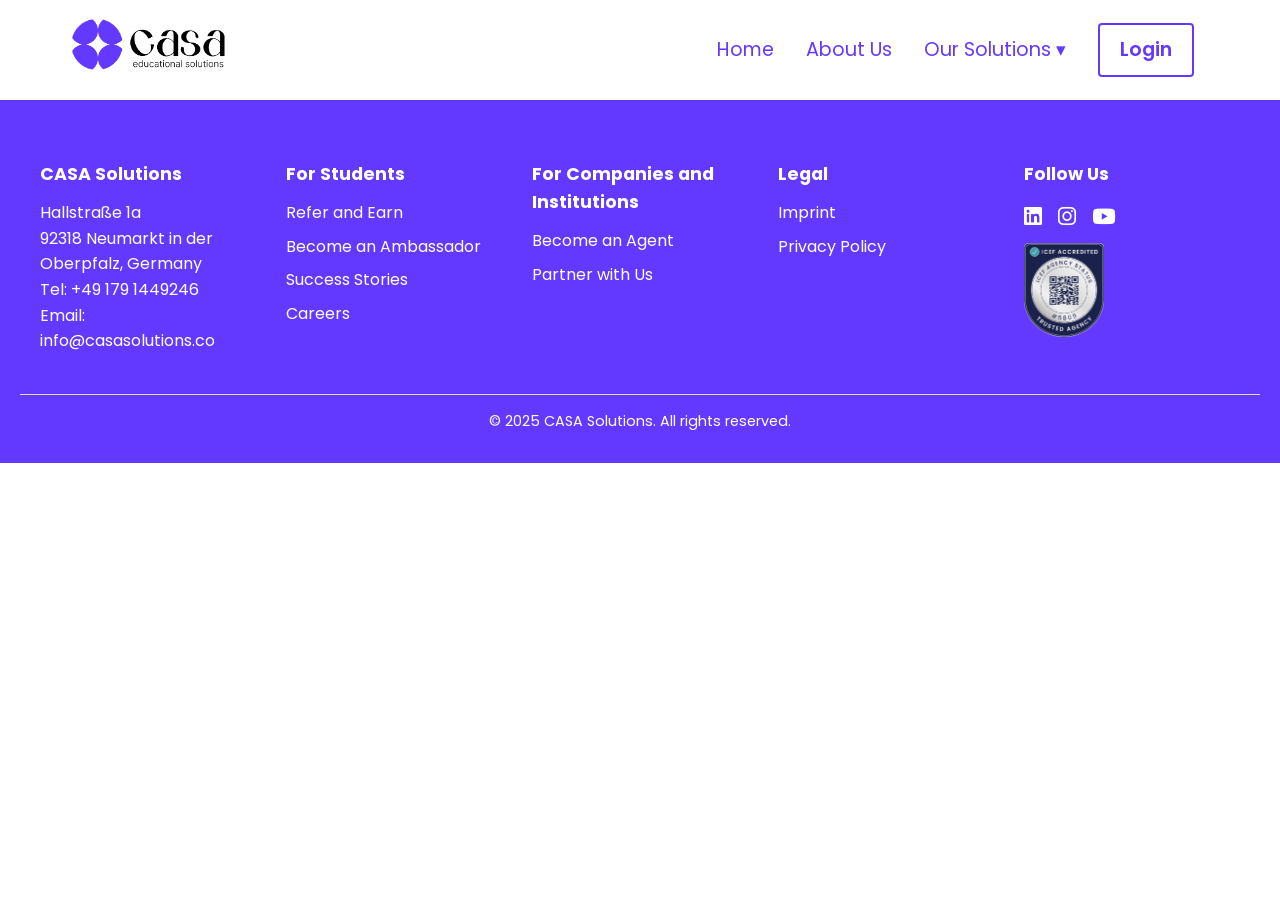
<file: referral-form.html>
<!DOCTYPE html>
<html lang="en">
<head>
  <meta charset="UTF-8">
  <meta name="viewport" content="width=device-width, initial-scale=1.0">
  <title>Refer And Earn | CASA Solutions</title>
  <link rel="stylesheet" href="styles.css">
  <link rel="preconnect" href="https://fonts.googleapis.com">
  <link rel="preconnect" href="https://fonts.gstatic.com" crossorigin>
  <link href="https://fonts.googleapis.com/css2?family=Poppins:wght@400;700&display=swap" rel="stylesheet">
  <link rel="stylesheet" href="https://cdnjs.cloudflare.com/ajax/libs/font-awesome/6.5.0/css/all.min.css">
  <link rel="icon" href="images/tab.ico" type="image/x-icon">


 
  <!-- Google tag (gtag.js) -->
  <script async src="https://www.googletagmanager.com/gtag/js?id=G-XXXXXXXXXX"></script>
  <script>
    window.dataLayer = window.dataLayer || [];
    function gtag(){dataLayer.push(arguments);}
    gtag('js', new Date());
    gtag('config', 'G-LTHS50NGND');
  </script>


</head>
<body>
  <!-- Navbar -->
  <nav class="navbar">
    <div class="navbar__container">
      <!-- Logo -->
      <a href="index.html" class="logo">
        <img src="images/1.png" alt="CASA Educational Solutions Logo">
      </a>
      
      <!-- Mobile menu toggle -->
      <div class="navbar__toggle" id="mobile-menu">
        <span class="bar"></span>
        <span class="bar"></span>
        <span class="bar"></span>
      </div>
      
      <!-- Menu items -->
      <ul class="navbar__menu">
        <li class="navbar__item"><a href="/" class="navbar__links">Home</a></li>
        <li class="navbar__item"><a href="/aboutus.html" class="navbar__links">About Us</a></li>
        <li class="navbar__item dropdown">
          <a href="/solutions.html" class="navbar__links">Our Solutions ▾</a>
          <ul class="dropdown-menu">
          <li><a href="/study-solutions.html">StudyMatch AI</a></li>
          <li><a href="/unistay.html">UniStay</a></li>
          <li><a href="/ausbildung-students.html">Ausbildung</a></li>
          <li><a href="/ausbildung-b2b.html">Ausbildung B2B</a></li>
          </ul>
          </li>

        <li class="navbar__btn"><a href="https://app.casasolutions.co/" class="button">Login</a></li>
      </ul>
    </div>
  </nav>

  <!-- Google Form -->
    <div id="ff-compose"></div>
<script async defer src="https://formfacade.com/include/113675377567493294915/form/1FAIpQLSejdwlnG1_FTJEUn1m4n1L_Is0F2XgfBkVJznu_okwg6FDepQ/classic.js?div=ff-compose"></script>

<!-- Footer -->
<footer class="footer">
  <div class="footer-container">

    <!-- Company Info -->
    <div class="footer-section company-info">
      <h4>CASA Solutions</h4>
      <p>Hallstraße 1a<br>92318 Neumarkt in der Oberpfalz, Germany</p>
      <p>Tel: +49 179 1449246<br>Email: info@casasolutions.co</p>
    </div>

    <!-- For Students -->
    <div class="footer-section">
      <h4>For Students</h4>
      <ul>
        <li><a href="/referral.html">Refer and Earn</a></li>
        <li><a href="/ambassador-program.html">Become an Ambassador</a></li>
        <li><a href="/success-stories.html">Success Stories</a></li>
        <li><a href="/careers.html">Careers</a></li>
      </ul>
    </div>

    <!-- For Companies -->
    <div class="footer-section">
      <h4>For Companies and Institutions</h4>
      <ul>
        <li><a href="/become-agent.html">Become an Agent</a></li>
        <li><a href="/partner.html">Partner with Us</a></li>
      </ul>
    </div>

    <!-- Legal Links -->
    <div class="footer-section legal-links">
      <h4>Legal</h4>
      <ul>
        <li><a href="/imprint.html">Imprint</a></li>
        <li><a href="/privacy-policy.html">Privacy Policy</a></li>
      </ul>
    </div>

    <!-- Social & Trust -->
    <div class="footer-section social-trust">
      <h4>Follow Us</h4>
      <div class="social-icons">
        <a href="https://www.linkedin.com/company/casasolutions/" target="_blank" aria-label="LinkedIn">
          <i class="fab fa-linkedin"></i>
        </a>
        <a href="https://instagram.com/casasolutions.de" target="_blank" aria-label="Instagram">
          <i class="fab fa-instagram"></i>
        </a>
        <a href="http://www.youtube.com/@casa.solutions" target="_blank" aria-label="YouTube">
          <i class="fab fa-youtube"></i>
        </a>
      </div>
      <div class="trust-badge">
        <img src="/images/icef.png" alt="ICEF Agent Accredited">
      </div>
    </div>

  </div>

  <div class="footer-bottom">
    <p>© 2025 CASA Solutions. All rights reserved.</p>
  </div>
</footer>

<script>
const menuToggle = document.getElementById('mobile-menu');
const navMenu = document.querySelector('.navbar__menu');
const dropdownParents = document.querySelectorAll('.navbar__item.dropdown');

menuToggle.addEventListener('click', () => {
  menuToggle.classList.toggle('is-active');
  navMenu.classList.toggle('active');
});

dropdownParents.forEach(parent => {
  const parentLink = parent.querySelector('a.navbar__links');

  parentLink.addEventListener('click', (e) => {
    if (window.innerWidth <= 768) {
      e.preventDefault();
      parent.classList.toggle('open');
    }
  });
});
</script>


</body>
</html>
</file>
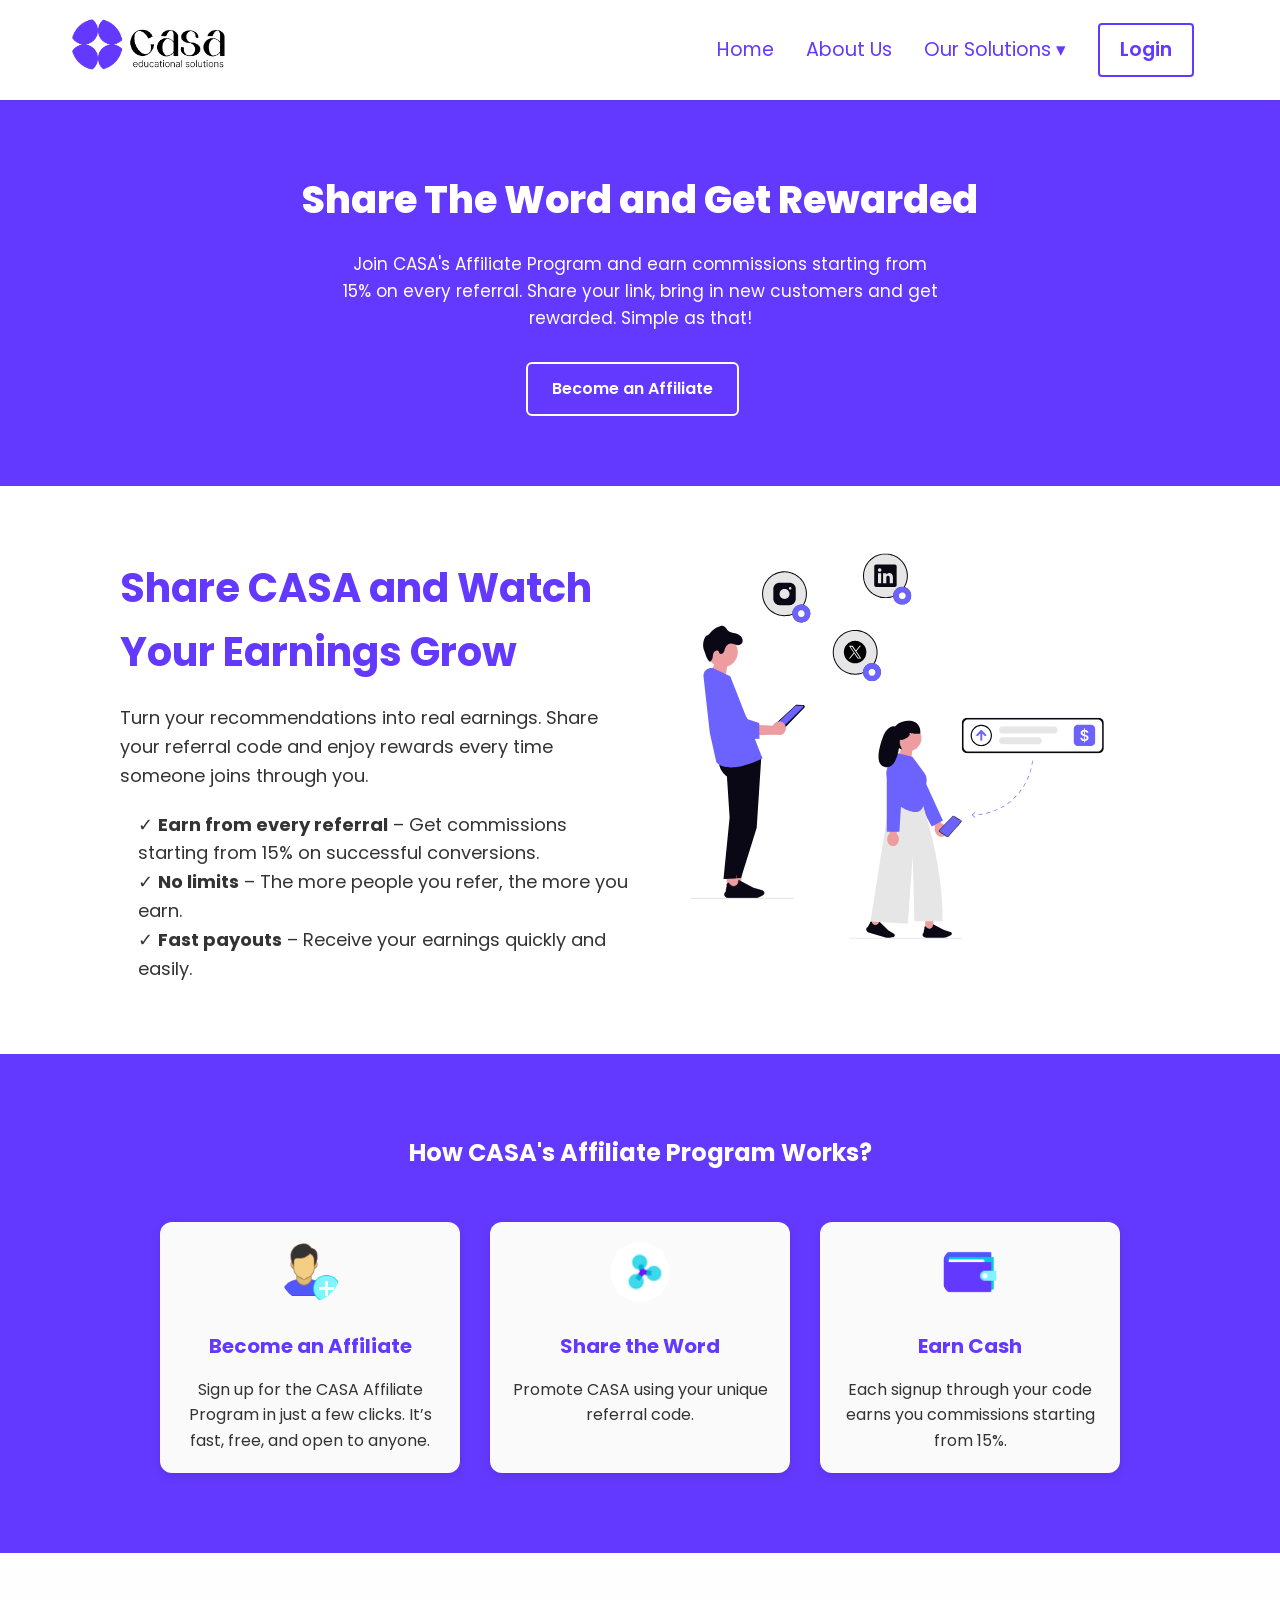
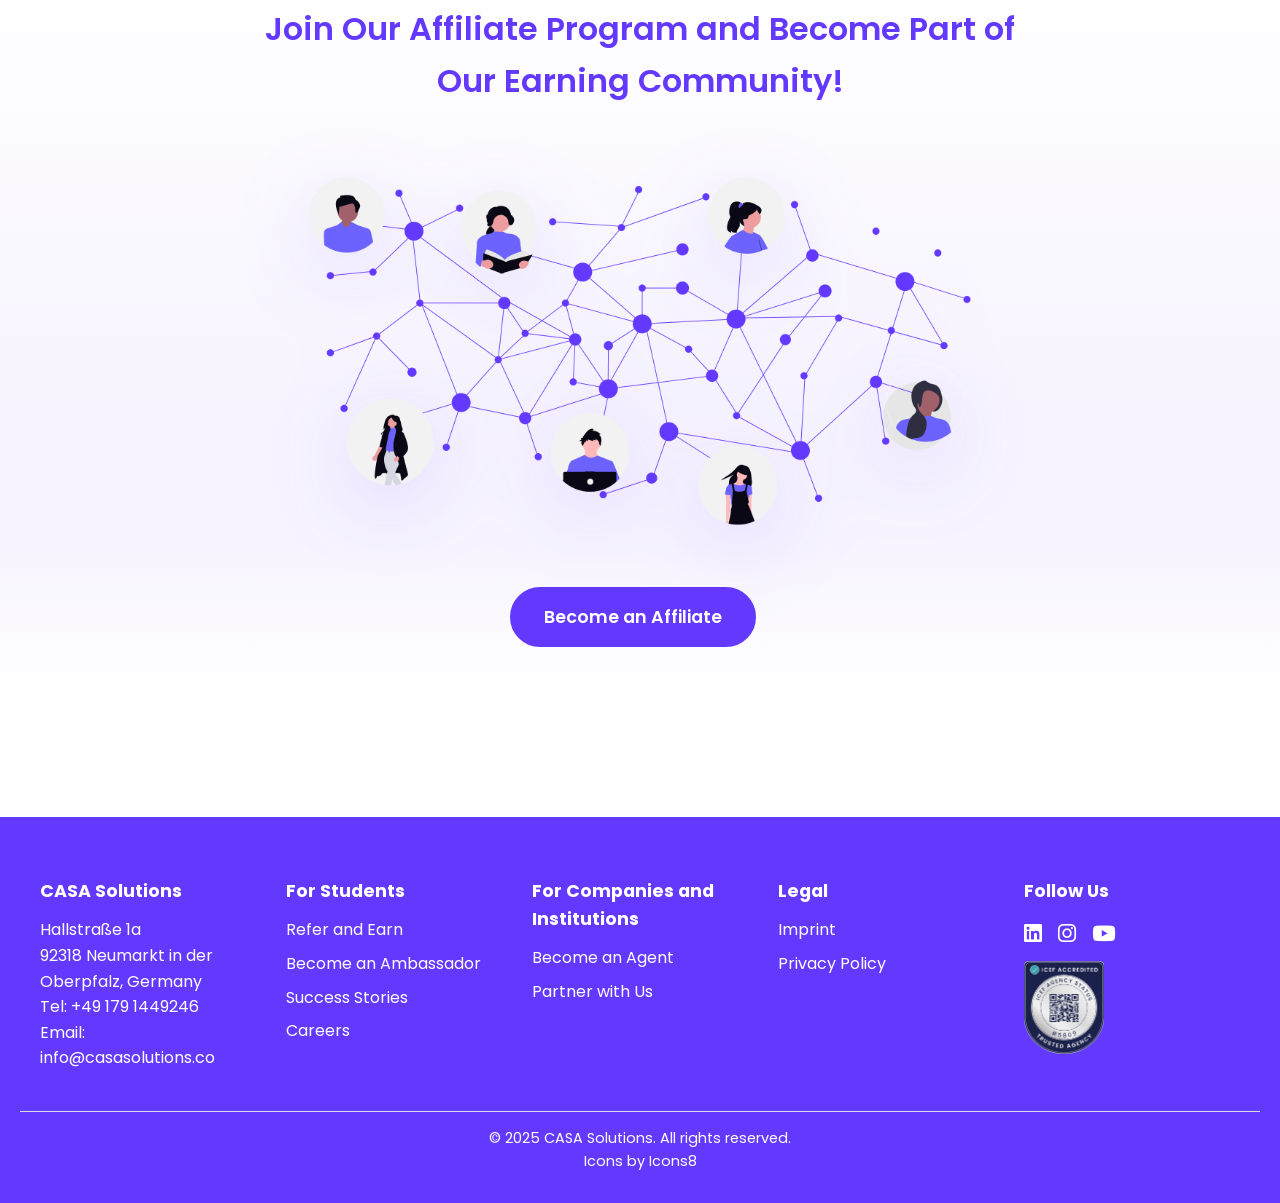
<file: referral.html>
<!DOCTYPE html>
<html lang="en">
<head>
  <meta charset="UTF-8">
  <meta name="viewport" content="width=device-width, initial-scale=1.0">
  <title>CASA Refer & Earn</title>
  <link rel="stylesheet" href="styles.css">
  <link rel="preconnect" href="https://fonts.googleapis.com">
  <link rel="preconnect" href="https://fonts.gstatic.com" crossorigin>
  <link href="https://fonts.googleapis.com/css2?family=Poppins:wght@400;700&display=swap" rel="stylesheet">
  <link rel="stylesheet" href="https://cdnjs.cloudflare.com/ajax/libs/font-awesome/6.5.0/css/all.min.css">
  <link rel="icon" href="images/tab.ico" type="image/x-icon">
  

</head>
<body>

   <!-- Navbar -->
  <nav class="navbar">
    <div class="navbar__container">
      <!-- Logo -->
      <a href="index.html" class="logo">
        <img src="images/1.png" alt="CASA Educational Solutions Logo">
      </a>
      
      <!-- Mobile menu toggle -->
      <div class="navbar__toggle" id="mobile-menu">
        <span class="bar"></span>
        <span class="bar"></span>
        <span class="bar"></span>
      </div>
      
      <!-- Menu items -->
      <ul class="navbar__menu">
        <li class="navbar__item"><a href="/" class="navbar__links">Home</a></li>
        <li class="navbar__item"><a href="/aboutus.html" class="navbar__links">About Us</a></li>
        <li class="navbar__item dropdown">
          <a href="/solutions.html" class="navbar__links">Our Solutions ▾</a>
          <ul class="dropdown-menu">
          <li><a href="/study-solutions.html">StudyMatch AI</a></li>
          <li><a href="/unistay.html">UniStay</a></li>
          <li><a href="/ausbildung-students.html">Ausbildung</a></li>
          <li><a href="/ausbildung-b2b.html">Ausbildung B2B</a></li>
          </ul>
          </li>

        <li class="navbar__btn"><a href="https://app.casasolutions.co/" class="button">Login</a></li>
      </ul>
    </div>
  </nav>  

<!-- HERO SECTION -->
<section class="hero">
  <div class="hero-content">
    <h1>Share The Word and Get Rewarded</h1>
    <p>Join CASA's Affiliate Program and earn commissions starting from 15% on every referral. Share your link, bring in new customers and get rewarded. Simple as that!</p>
    <a href="referral-form.html" class="btn">Become an Affiliate</a>
  </div>
</section>

<!-- SECTION 2 -->
<section class="benefits">
  <div class="benefits-left">
    <h2>Share CASA and Watch Your Earnings Grow</h2>
    <p>Turn your recommendations into real earnings. Share your referral code and enjoy rewards every time someone joins through you.</p>

    <ul class="no-bullets">
      <li>✓ <strong>Earn from every referral</strong> – Get commissions starting from 15% on successful conversions.</li>
      <li>✓ <strong>No limits</strong> – The more people you refer, the more you earn.</li>
      <li>✓ <strong>Fast payouts</strong> – Receive your earnings quickly and easily.</li>
    </ul>
  </div>

  <div class="benefits-right">
    <img src="images/refer.svg" alt="Referral Growth">
  </div>
</section>


<!-- SECTION 3 -->
<section class="how-it-works">
  <h2>How CASA's Affiliate Program Works?</h2>

  <div class="cards">

    <div class="card">
      <img src="images/signup.png" class="icon" alt="">
      <h3>Become an Affiliate</h3>
      <p>Sign up for the CASA Affiliate Program in just a few clicks. It’s fast, free, and open to anyone.</p>
    </div>

    <div class="card">
      <img src="images/word.gif" class="icon" alt="">
      <h3>Share the Word</h3>
      <p>Promote CASA using your unique referral code.</p>
    </div>

    <div class="card">
      <img src="images/cash.png" class="icon" alt="">
      <h3>Earn Cash</h3>
      <p>Each signup through your code earns you commissions starting from 15%.</p>
    </div>

  </div>
</section>

<!-- SECTION 4 -->
<section class="community">
  <h2>Join Our Affiliate Program and Become Part of Our Earning Community!</h2>

  <div class="community-image">
    <img src="images/Section4.png" alt="Community Network">
  </div>

  <a href="referral-form.html" class="btn">Become an Affiliate</a>
</section>


<!-- CASA Google Reviews -->
<section id="reviews-banner1">
    <div class="tagembed-widget" 
        style="width:100%;height:100%;overflow:auto;" 
        data-widget-id="303671" 
        data-website="1">
    </div>
    <script src="https://widget.tagembed.com/embed.min.js" type="text/javascript"></script>
</section>


 <!-- Footer -->
<footer class="footer">
  <div class="footer-container">

    <!-- Company Info -->
    <div class="footer-section company-info">
      <h4>CASA Solutions</h4>
      <p>Hallstraße 1a<br>92318 Neumarkt in der Oberpfalz, Germany</p>
      <p>Tel: +49 179 1449246<br>Email: info@casasolutions.co</p>
    </div>

    <!-- For Students -->
    <div class="footer-section">
      <h4>For Students</h4>
      <ul>
        <li><a href="/refer-and-earn.html">Refer and Earn</a></li>
        <li><a href="/ambassador-program.html">Become an Ambassador</a></li>
        <li><a href="/success-stories.html">Success Stories</a></li>
        <li><a href="/careers.html">Careers</a></li>
      </ul>
    </div>

    <!-- For Companies -->
    <div class="footer-section">
      <h4>For Companies and Institutions</h4>
      <ul>
        <li><a href="/become-agent.html">Become an Agent</a></li>
        <li><a href="/partner.html">Partner with Us</a></li>
      </ul>
    </div>

    <!-- Legal Links -->
    <div class="footer-section legal-links">
      <h4>Legal</h4>
      <ul>
        <li><a href="/imprint.html">Imprint</a></li>
        <li><a href="/privacy-policy.html">Privacy Policy</a></li>
      </ul>
    </div>

    <!-- Social & Trust -->
    <div class="footer-section social-trust">
      <h4>Follow Us</h4>
      <div class="social-icons">
        <a href="https://www.linkedin.com/company/casasolutions/" target="_blank" aria-label="LinkedIn">
          <i class="fab fa-linkedin"></i>
        </a>
        <a href="https://instagram.com/casasolutions.de" target="_blank" aria-label="Instagram">
          <i class="fab fa-instagram"></i>
        </a>
        <a href="http://www.youtube.com/@casa.solutions" target="_blank" aria-label="YouTube">
          <i class="fab fa-youtube"></i>
        </a>
      </div>
      <div class="trust-badge">
        <img src="/images/icef.png" alt="ICEF Agent Accredited">
      </div>
    </div>

  </div>

  <div class="footer-bottom">
    <p>© 2025 CASA Solutions. All rights reserved.</p>
    <p><a target="_blank" href="https://icons8.com/icon/YEHbyZgaqlSY/connect"></a> Icons by <a target="_blank" href="https://icons8.com">Icons8</a></p>

  </div>
</footer>


<script>
const menuToggle = document.getElementById('mobile-menu');
const navMenu = document.querySelector('.navbar__menu');
const dropdownParents = document.querySelectorAll('.navbar__item.dropdown');

// Toggle mobile menu visibility
menuToggle.addEventListener('click', () => {
  menuToggle.classList.toggle('is-active');
  navMenu.classList.toggle('active');
});

// Handle dropdown toggling
dropdownParents.forEach(parent => {
  const parentLink = parent.querySelector('a.navbar__links');
  
  parentLink.addEventListener('click', (e) => {
    // On desktop: let it work normally
    if (window.innerWidth > 768) return;

    // On mobile: toggle dropdown menu instead of following link
    e.preventDefault();
    parent.classList.toggle('open');
  });
});
</script>

</body>
</html>
</file>
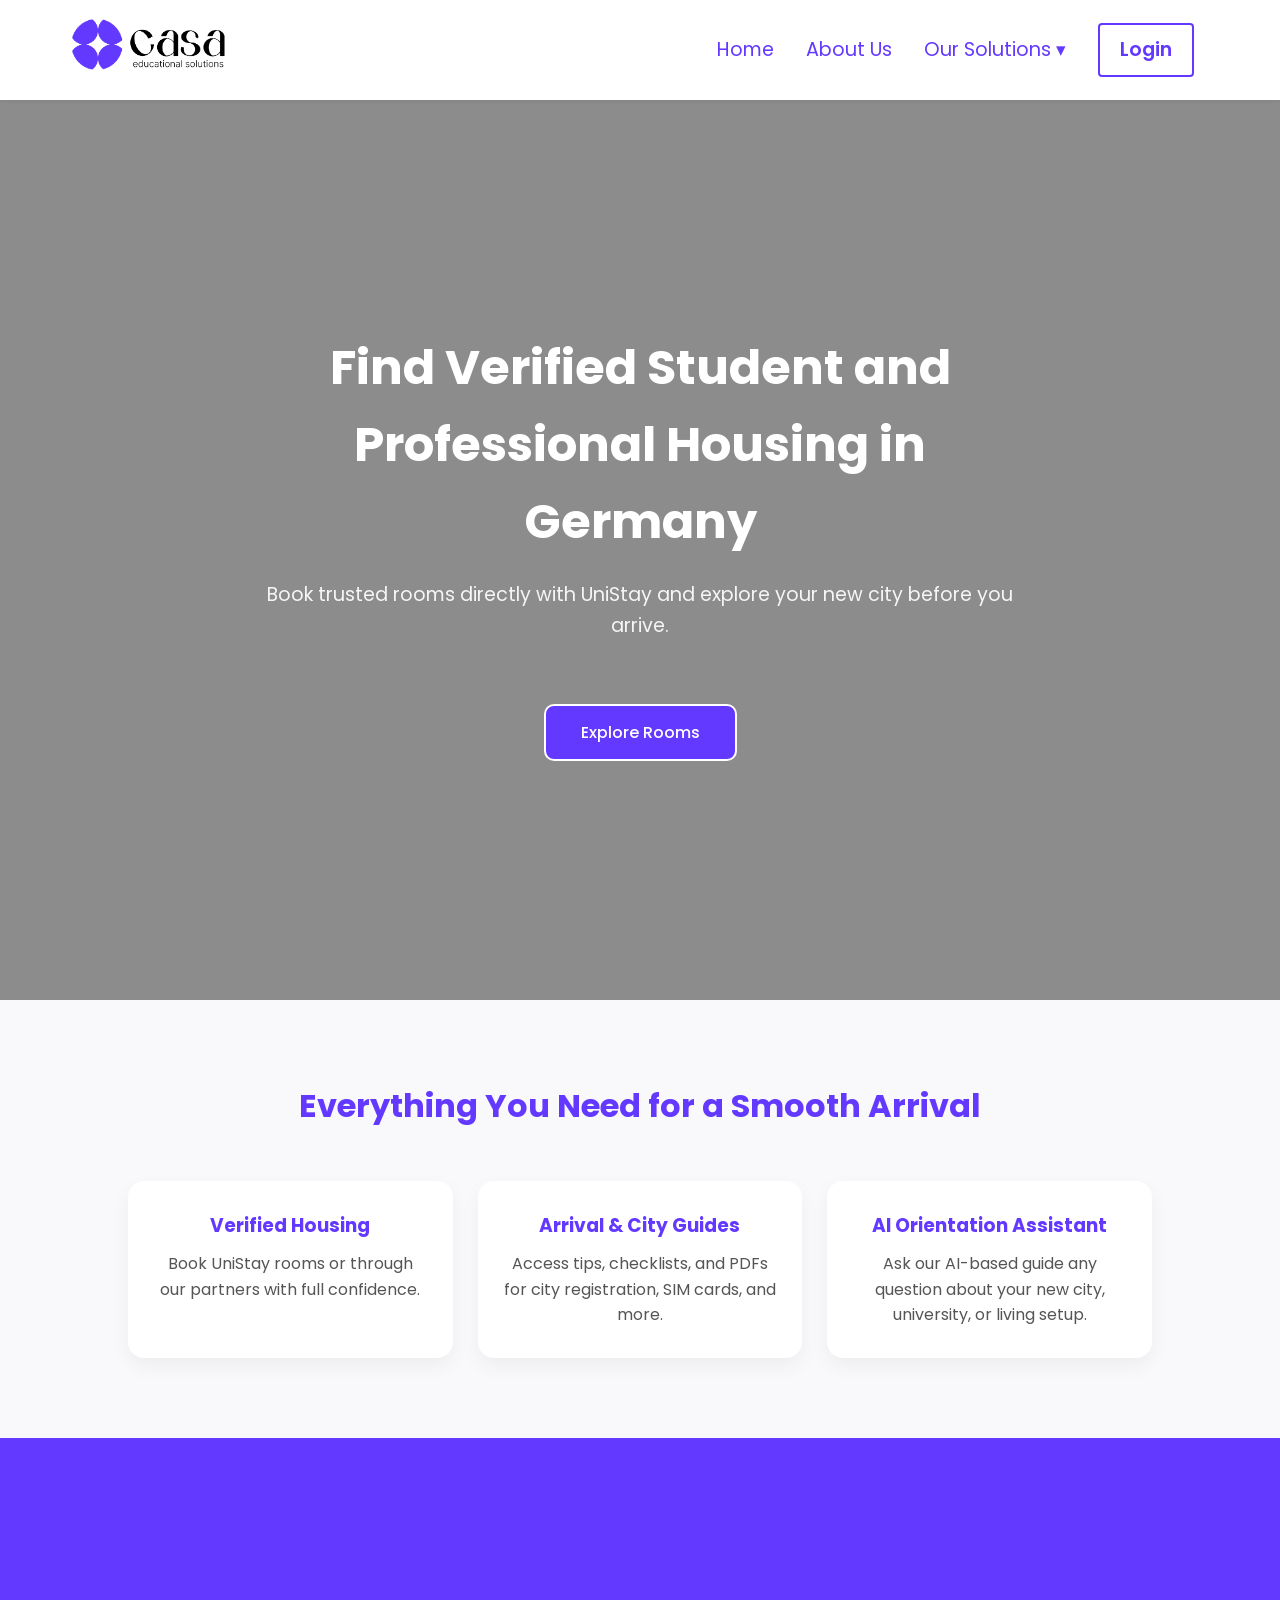
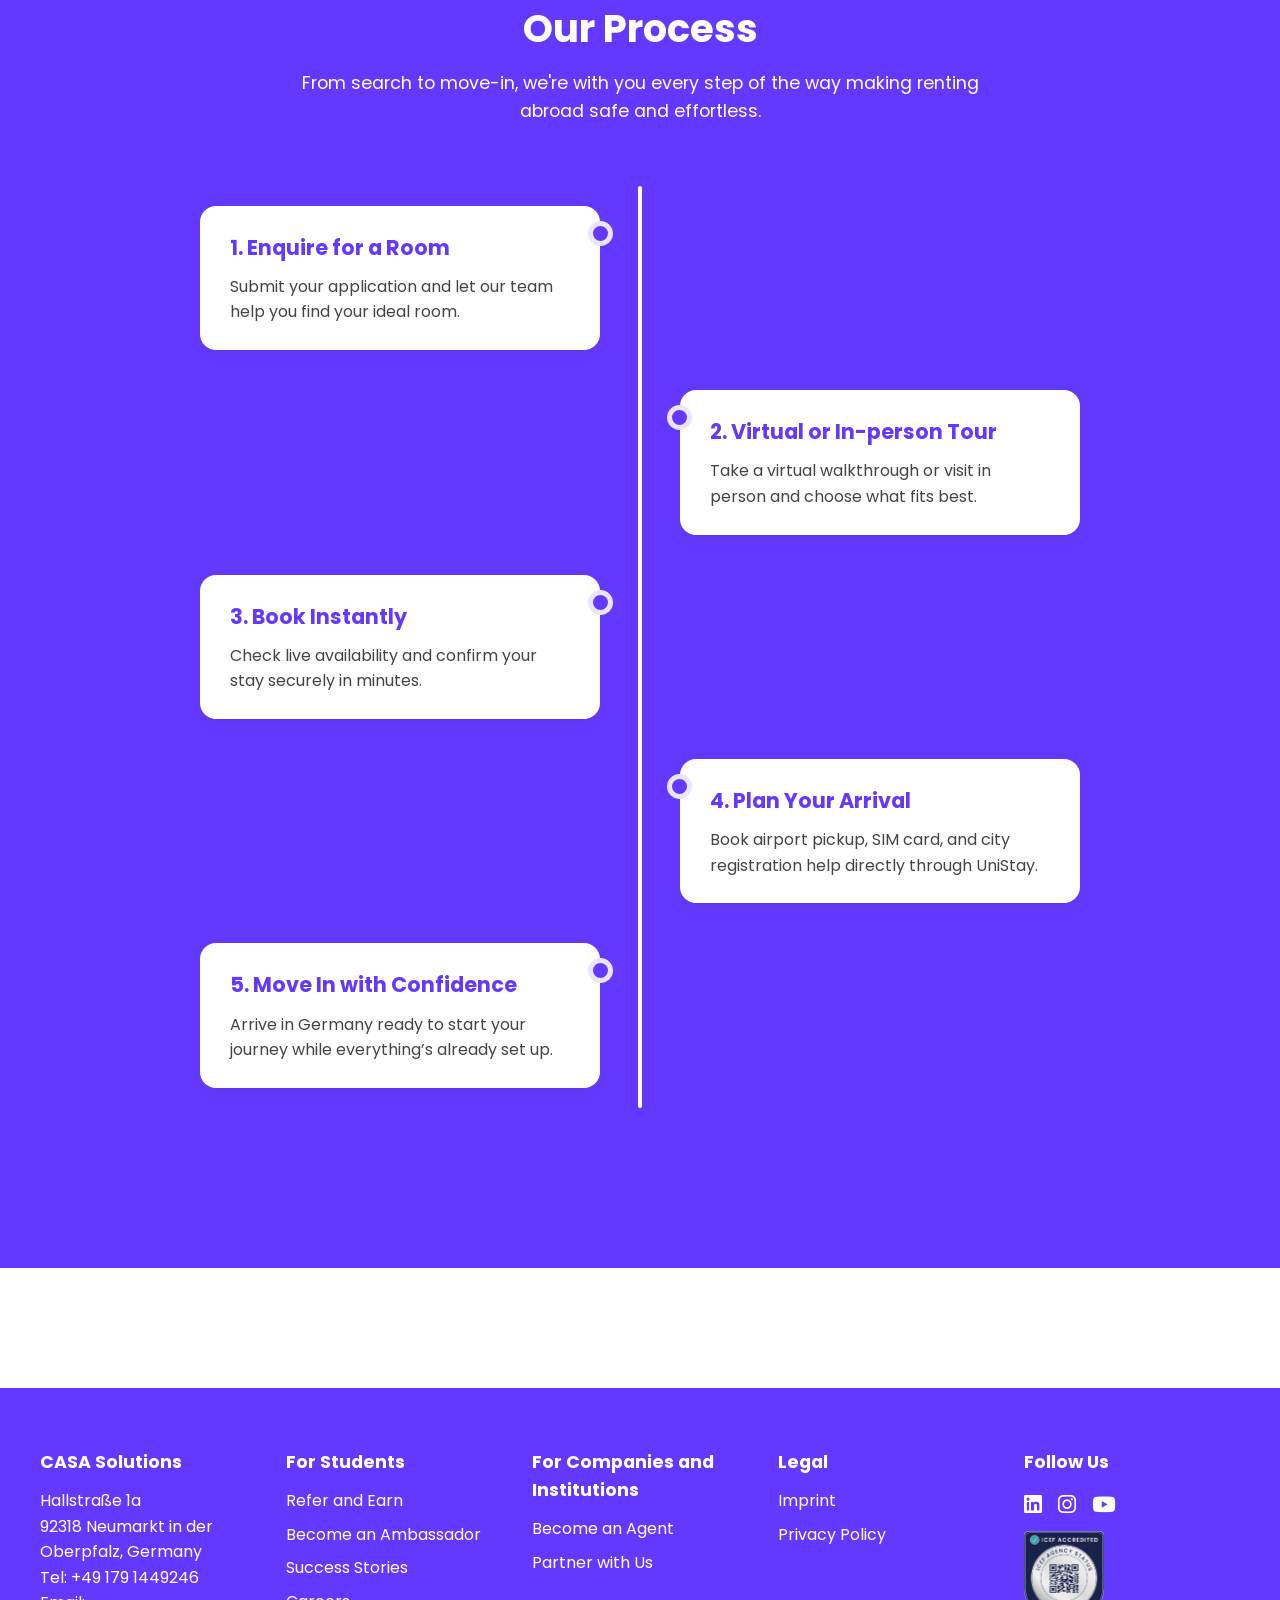
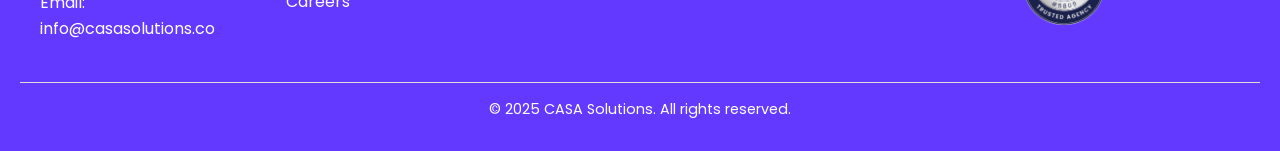
<file: unistay.html>
<!DOCTYPE html>
<html lang="en">
<head>
  <meta charset="UTF-8">
  <meta name="viewport" content="width=device-width, initial-scale=1.0">
  <title>UniStay</title>
  <link rel="stylesheet" href="styles.css">
  <link rel="preconnect" href="https://fonts.googleapis.com">
  <link rel="preconnect" href="https://fonts.gstatic.com" crossorigin>
  <link href="https://fonts.googleapis.com/css2?family=Poppins:wght@400;700&display=swap" rel="stylesheet">
  <link rel="stylesheet" href="https://cdnjs.cloudflare.com/ajax/libs/font-awesome/6.5.0/css/all.min.css">
  <link rel="icon" href="images/tab.ico" type="image/x-icon">

</head>

<body>

   <!-- Navbar -->
  <nav class="navbar">
    <div class="navbar__container">
      <!-- Logo -->
      <a href="index.html" class="logo">
        <img src="images/1.png" alt="CASA Educational Solutions Logo">
      </a>
      
      <!-- Mobile menu toggle -->
      <div class="navbar__toggle" id="mobile-menu">
        <span class="bar"></span>
        <span class="bar"></span>
        <span class="bar"></span>
      </div>
      
      <!-- Menu items -->
      <ul class="navbar__menu">
        <li class="navbar__item"><a href="/" class="navbar__links">Home</a></li>
        <li class="navbar__item"><a href="/aboutus.html" class="navbar__links">About Us</a></li>
        <li class="navbar__item dropdown">
          <a href="/solutions.html" class="navbar__links">Our Solutions ▾</a>
          <ul class="dropdown-menu">
          <li><a href="/study-solutions.html">StudyMatch AI</a></li>
          <li><a href="/unistay.html">UniStay</a></li>
          <li><a href="/ausbildung-students.html">Ausbildung</a></li>
          <li><a href="/ausbildung-b2b.html">Ausbildung B2B</a></li>
          </ul>
          </li>

        <li class="navbar__btn"><a href="https://app.casasolutions.co/" class="button">Login</a></li>
      </ul>
    </div>
  </nav>

 <!-- Hero Section -->
<section class="unistay-hero" id="hero">
  <video autoplay muted loop playsinline class="hero-video">
    <source src="unistay/unistay.mp4" type="video/mp4" />
  </video>

  <div class="unistay-hero-overlay"></div>

  <div class="unistay-hero-content">
    <h1>Find Verified Student and Professional Housing in Germany</h1>
    <p>Book trusted rooms directly with UniStay and explore your new city before you arrive.</p>
    <a href="https://app.casasolutions.co/" class="main__btn">Explore Rooms</a>
  </div>
</section>

<script>
  window.addEventListener('scroll', () => {
    const hero = document.getElementById('hero');
    const scrolled = window.scrollY;
    if (scrolled > window.innerHeight * 0.2) {
      document.body.classList.add('scrolled');
    } else {
      document.body.classList.remove('scrolled');
    }
  });
</script>


  <!-- Features Section -->
  <section id="features" class="unistay-features">
    <h2>Everything You Need for a Smooth Arrival</h2>
    <div class="unistay-feature-grid">
      <div class="feature-card">
        <h3>Verified Housing</h3>
        <p>Book UniStay rooms or through our partners with full confidence.</p>
      </div>
      <div class="feature-card">
        <h3>Arrival & City Guides</h3>
        <p>Access tips, checklists, and PDFs for city registration, SIM cards, and more.</p>
      </div>
      <div class="feature-card">
        <h3>AI Orientation Assistant</h3>
        <p>Ask our AI-based guide any question about your new city, university, or living setup.</p>
      </div>
    </div>
  </section>

  <section class="unistay-process">
  <div class="container">
    <h2 class="section-title">Our Process</h2>
    <p class="section-subtitle">
      From search to move-in, we're with you every step of the way making renting abroad safe and effortless.
    </p>

    <div class="timeline">
      <div class="timeline-item">
        <div class="timeline-content left">
          <h3>1. Enquire for a Room</h3>
          <p>Submit your application and let our team help you find your ideal room.</p>
        </div>
      </div>

      <div class="timeline-item">
        <div class="timeline-content right">
          <h3>2. Virtual or In-person Tour</h3>
          <p>Take a virtual walkthrough or visit in person and choose what fits best.</p>
        </div>
      </div>

      <div class="timeline-item">
        <div class="timeline-content left">
          <h3>3. Book Instantly</h3>
          <p>Check live availability and confirm your stay securely in minutes.</p>
        </div>
      </div>

      <div class="timeline-item">
        <div class="timeline-content right">
          <h3>4. Plan Your Arrival</h3>
          <p>Book airport pickup, SIM card, and city registration help directly through UniStay.</p>
        </div>
      </div>

      <div class="timeline-item">
        <div class="timeline-content left">
          <h3>5. Move In with Confidence</h3>
          <p>Arrive in Germany ready to start your journey while everything’s already set up.</p>
        </div>
      </div>
    </div>
  </div>
</section>

<!-- CASA Google Reviews -->
<section id="reviews-banner1">
    <div class="tagembed-widget" 
        style="width:100%;height:100%;overflow:auto;" 
        data-widget-id="303671" 
        data-website="1">
    </div>
    <script src="https://widget.tagembed.com/embed.min.js" type="text/javascript"></script>
</section>


 <!-- Footer -->
<footer class="footer">
  <div class="footer-container">

    <!-- Company Info -->
    <div class="footer-section company-info">
      <h4>CASA Solutions</h4>
      <p>Hallstraße 1a<br>92318 Neumarkt in der Oberpfalz, Germany</p>
      <p>Tel: +49 179 1449246<br>Email: info@casasolutions.co</p>
    </div>

    <!-- For Students -->
    <div class="footer-section">
      <h4>For Students</h4>
      <ul>
        <li><a href="/referral.html">Refer and Earn</a></li>
        <li><a href="/ambassador-program.html">Become an Ambassador</a></li>
        <li><a href="/success-stories.html">Success Stories</a></li>
        <li><a href="/careers.html">Careers</a></li>
      </ul>
    </div>

    <!-- For Companies -->
    <div class="footer-section">
      <h4>For Companies and Institutions</h4>
      <ul>
        <li><a href="/become-agent.html">Become an Agent</a></li>
        <li><a href="/partner.html">Partner with Us</a></li>
      </ul>
    </div>

    <!-- Legal Links -->
    <div class="footer-section legal-links">
      <h4>Legal</h4>
      <ul>
        <li><a href="/imprint.html">Imprint</a></li>
        <li><a href="/privacy-policy.html">Privacy Policy</a></li>
      </ul>
    </div>

    <!-- Social & Trust -->
    <div class="footer-section social-trust">
      <h4>Follow Us</h4>
      <div class="social-icons">
        <a href="https://www.linkedin.com/company/casasolutions/" target="_blank" aria-label="LinkedIn">
          <i class="fab fa-linkedin"></i>
        </a>
        <a href="https://instagram.com/casasolutions.de" target="_blank" aria-label="Instagram">
          <i class="fab fa-instagram"></i>
        </a>
        <a href="http://www.youtube.com/@casa.solutions" target="_blank" aria-label="YouTube">
          <i class="fab fa-youtube"></i>
        </a>
      </div>
      <div class="trust-badge">
        <img src="/images/icef.png" alt="ICEF Agent Accredited">
      </div>
    </div>

  </div>

  <div class="footer-bottom">
    <p>© 2025 CASA Solutions. All rights reserved.</p>
  </div>
</footer>


<script>
const menuToggle = document.getElementById('mobile-menu');
const navMenu = document.querySelector('.navbar__menu');
const dropdownParents = document.querySelectorAll('.navbar__item.dropdown');

// Toggle mobile menu visibility
menuToggle.addEventListener('click', () => {
  menuToggle.classList.toggle('is-active');
  navMenu.classList.toggle('active');
});

// Handle dropdown toggling
dropdownParents.forEach(parent => {
  const parentLink = parent.querySelector('a.navbar__links');
  
  parentLink.addEventListener('click', (e) => {
    // On desktop: let it work normally
    if (window.innerWidth > 768) return;

    // On mobile: toggle dropdown menu instead of following link
    e.preventDefault();
    parent.classList.toggle('open');
  });
});
</script>


</body>
</html>
</file>
<file: styles.css>
/* ===================== */
/* Brand color variables */
/* ===================== */
:root {
  --color-primary: #6439FF;   /* strong purple */
  --color-secondary: #4F75FF; /* lighter blue */
  --color-accent: #00CCDD;    /* teal/cyan */
  --color-light: #7CF5FF;     /* light aqua */
  --color-white: #ffffff;
  --color-dark: #333333;
}

html {
  scroll-behavior: smooth;
}

/* ===================== */
/* Global Reset & Base   */
/* ===================== */
* {
  box-sizing: border-box;
  margin: 0;
  padding: 0;
}

body {
  font-family: 'Poppins', sans-serif;
  background: var(--color-white);
  color: var(--color-dark);
  line-height: 1.6;
}

a {
  text-decoration: none;
  color: inherit;
}

/* ===================== */
/* Navbar                */
/* ===================== */
.navbar {
  background: var(--color-white);
  display: flex;
  justify-content: center;
  align-items: center;
  font-size: 1.2rem;
  position: sticky;
  top: 0;
  z-index: 999;
  padding: 10px 20px;
  box-shadow: 0 2px 4px rgba(0, 0, 0, 0.05);
}

.navbar__container {
  display: flex;
  justify-content: space-between;
  align-items: center;
  height: 80px;
  width: 100%;
  max-width: 1300px;
  margin: 0 auto;
  padding: 0 50px;
}

/* Logo */
.logo img {
  height: 80px;
  width: auto;
}

/* Menu */
.navbar__menu {
  display: flex;
  align-items: center;
  list-style: none;
}

.navbar__item {
  height: 80px;
}

.navbar__links {
  color: var(--color-primary);
  display: flex;
  align-items: center;
  padding: 0 1rem;
  height: 100%;
  transition: color 0.3s ease;
  cursor: pointer;
  text-decoration: none;
  font-family: 'Poppins', sans-serif;
}

.navbar__links:hover {
  color: var(--color-secondary);
}

/* Button in navbar */
.navbar__btn {
  display: flex;
  align-items: center;
  padding: 0 1rem;
}

.button {
  display: inline-block;
  padding: 10px 20px;
  border: 2px solid var(--color-primary);
  border-radius: 4px;
  background: transparent;
  color: var(--color-primary);
  font-weight: 600;
  transition: all 0.3s ease;
  cursor: pointer;
}

.button:hover {
  background: var(--color-primary);
  color: var(--color-white);
}

/* Dropdown Menu */
.navbar__item.dropdown {
  position: relative;
}

/* Dropdown Menu Container */
.dropdown-menu {
  display: none;
  position: absolute;
  top: 100%;
  left: 0;
  background-color: #fff; 
  min-width: 220px;
  border-radius: 12px;
  box-shadow: 0 6px 18px rgba(0, 0, 0, 0.15);
  padding: 10px 0;
  z-index: 999;
}

.dropdown-menu li a {
  display: block;
  padding: 12px 20px;
  color: #6439FF; 
  text-decoration: none;
  font-family: 'Poppins', sans-serif;
  font-weight: 400;
  font-size: 0.95rem;
  transition: background-color 0.3s, padding-left 0.3s;
  border-radius: 8px;
}

.dropdown-menu li a:hover {
  background-color: #fff;
  padding-left: 25px;
}

/* Show Dropdown on Hover (desktop) */
.navbar__item.dropdown:hover .dropdown-menu {
  display: block;
}

.navbar__item.dropdown:hover .navbar__links {
  opacity: 0.9;
}

/* Mobile toggle (hamburger icon) */
.navbar__toggle {
  display: none;
  cursor: pointer;
}

.bar {
  display: block;
  width: 25px;
  height: 3px;
  margin: 5px auto;
  transition: all 0.3s ease;
  background-color: #6439FF;
}

/* MOBILE VIEW */
@media screen and (max-width: 768px) {
  .navbar__toggle {
    display: block;
  }

  .navbar__menu {
    display: none;
    position: fixed; /* fix iPhone Safari scroll issue */
    top: 80px;
    left: 0;
    right: 0;
    bottom: 0;
    background-color: #fff;
    flex-direction: column;
    text-align: center;
    padding: 20px 0;
    box-shadow: 0 8px 20px rgba(0, 0, 0, 0.1);
    overflow-y: auto;
    -webkit-overflow-scrolling: touch; /* enable smooth scroll on iOS */
    overscroll-behavior: contain;
    z-index: 999;
  }

  .navbar__menu.active {
    display: flex;
  }

  .navbar__item {
    width: 100%;
    padding: 15px 0;
  }

  .navbar__links {
    display: block;
    width: 100%;
  }

  /* Dropdown on mobile (tap-to-toggle) */
  .navbar__item.dropdown:hover .dropdown-menu {
    display: none; /* disable hover */
  }

  .navbar__item.dropdown.open .dropdown-menu {
    display: block; /* show when clicked */
  }

  .dropdown-menu {
    position: static;
    box-shadow: none;
    border-radius: 0;
    padding: 6px 0;
    max-height: calc(100vh - 160px); 
    overflow-y: auto;
    -webkit-overflow-scrolling: touch;
    scrollbar-width: thin;
    scrollbar-color: #ccc transparent;
    touch-action: pan-y;
  }
}

.dropdown-menu li a {
  white-space: normal;
  word-break: break-word;
}

/* Burger animation */
.navbar__toggle.is-active .bar:nth-child(1) {
  transform: rotate(45deg) translate(5px, 5px);
}

.navbar__toggle.is-active .bar:nth-child(2) {
  opacity: 0;
}

.navbar__toggle.is-active .bar:nth-child(3) {
  transform: rotate(-45deg) translate(5px, -5px);
}

/* Prevent background scroll when menu is open */
body.menu-open {
  position: fixed;
  width: 100%;
  overflow: hidden;
}

body.no-scroll {
  position: fixed;
  width: 100%;
}

/* ===================== */
/* Hero Section          */
/* ===================== */
.main {
  background: #6439FF;
  padding: 4rem 2rem;
}

.main__container {
  display: grid;
  grid-template-columns: 1fr 1fr;
  align-items: center;
  height: 80vh;
  max-width: 1300px;
  margin: 0 auto;
  padding: 0 50px;
}

.main__content h1 {
  font-size: 3rem;
  font-weight: 700;
  background-image: var(--color-white);
  -webkit-background-clip: text;
  background-clip: text;
  -webkit-text-fill-color: white;
}

.main__content p {
  font-size: 1.5rem;
  margin-top: 1rem;
  font-weight: 400;
  background-image: var(--color-white);
  -webkit-background-clip: text;
  background-clip: text;
  -webkit-text-fill-color: white;
}

/* CTA Button */
.main__btn {
  display: inline-block;
  font-size: 1rem;
  margin-top: 2rem;
  padding: 14px 32px;
  border: 2px solid var(--color-white); /* stays on hover */
  border-radius: 4px;
  background: transparent;
  color: var(--color-white);
  font-weight: 600;
  cursor: pointer;
  transition: all 0.35s ease;
  position: relative;
  overflow: hidden;
  z-index: 1;
}

.main__btn::after {
  content: '';
  position: absolute;
  top: 0;
  left: 0;
  width: 0;
  height: 100%;
  background-image: linear-gradient(to right, var(--color-light), var(--color-secondary));
  transition: width 0.35s ease-in-out;
  z-index: -1;
}

.main__btn:hover {
  color: var(--color-white);
  /* keep border visible */
}

.main__btn:hover::after {
  width: 100%;
}

.main__img--container {
  text-align: center;
}

.main__img--container img {
  max-width: 100%;
  height: auto;
}

/* ===================== */
/* Responsive Breakpoints*/
/* ===================== */

/* Tablet */
@media screen and (max-width: 1024px) {
  .navbar__container {
    padding: 0 20px;
  }

  .main__container {
    grid-template-columns: 1fr;
    text-align: center;
    height: auto;
    padding: 2rem;
  }

  .main__content h1 {
    font-size: 2.5rem;
  }

  .main__content p {
    font-size: 1.2rem;
  }

  .main__btn {
    width: 100%;
    max-width: 280px;
    margin: 1.5rem auto 0;
    text-align: center;
  }

  .main__img--container img {
    max-width: 80%;
    margin-top: 2rem;
  }
}

/* Mobile */
@media screen and (max-width: 768px) {
  .logo img {
    height: 60px;
  }

  .navbar__menu {
    position: absolute;
    top: 80px;
    left: 0;
    width: 100%;
    height: 0;
    background: var(--color-white);
    flex-direction: column;
    align-items: center;
    justify-content: flex-start;
    overflow: hidden;
    transition: height 0.3s ease;
  }

  .navbar__menu.active {
    height: 50vh;
  }

  .navbar__toggle {
    display: block; /* show toggle on mobile */
  }

  .navbar__toggle .bar {
    display: block;
    width: 25px;
    height: 3px;
    margin: 5px auto;
    background-color: var(--color-primary);
    transition: all 0.3s ease-in-out;
  }

  .main__content h1 {
    font-size: 2rem;
  }

  .main__content p {
    font-size: 1rem;
  }
}

/* ===================== */
/* Our Solutions Section */
/* ===================== */
.services {
  padding: 20px 10%;
  background: #f9f9fb;
}

.services h2 {
  text-align: center;
  font-size: 2.2rem;
  font-weight: 700;
  color: var(--color-primary);
  margin-bottom: 3rem;
}

/* Grid */
.services-grid {
  display: flex;
  gap: 1rem;
  overflow-x: auto; /* enables horizontal scroll */
  padding-bottom: 1rem; /* small space for scroll bar */
}

/* Card */
.service-card {
  flex: 0 0 260px; /* fixed width cards */
  background: var(--color-white);
  border-radius: 1.25rem;
  box-shadow: 0 6px 16px rgba(0, 0, 0, 0.08);
  padding: 2rem;
  text-align: center;
  transition: transform 0.3s ease, box-shadow 0.3s ease;
  scroll-snap-align: start; /* aligns nicely when scrolling */
}

.service-card:hover {
  transform: translateY(-8px);
  box-shadow: 0 12px 24px rgba(0, 0, 0, 0.12);
}

.service-card h3 {
  font-size: 1.4rem;
  font-weight: 600;
  color: var(--color-primary);
  margin-bottom: 1rem;
}

.service-card p {
  font-size: 1rem;
  color: #555;
  margin-bottom: 1.5rem;
  line-height: 1.5;
}

/* Buttons inside cards */
.service-card a {
  display: inline-block;
  padding: 0.75rem 1.75rem;
  border: 2px solid var(--color-primary);
  background: transparent;
  color: var(--color-primary);
  font-size: 1rem;
  font-weight: 600;
  border-radius: 50px;
  cursor: pointer;
  transition: all 0.3s ease;
}

.service-card a:hover {
  background: linear-gradient(90deg, var(--color-primary), var(--color-secondary));
  color: var(--color-white);
  border-color: transparent;
}

/* Responsive tweaks */
@media screen and (max-width: 768px) {
  .services h2 {
    font-size: 1.8rem;
  }

  .service-card {
    padding: 1.5rem;
  }

  .service-card h3 {
    font-size: 1.2rem;
  }

  .service-card p {
    font-size: 0.95rem;
  }

  .service-card a {
    font-size: 0.9rem;
    padding: 0.65rem 1.25rem;
  }
}

/* ======= Fintiba Section (Responsive + Polished) ======= */
:root {
  --color-primary: #6439FF;
  --color-secondary: #4F75FF;
}

/* Ensure consistent sizing */
.fintiba-section,
.fintiba-section * {
  box-sizing: border-box;
}

.fintiba-section {
  padding: 50px 20px;
  background: var(--color-primary);
}

/* Container layout */
.fintiba-container {
  max-width: 1200px;
  margin: 0 auto;
  display: flex;
  align-items: center;
  justify-content: space-between;
  gap: 28px;
  flex-wrap: wrap;
}

/* Text column */
.fintiba-text {
  flex: 1 1 480px;
  min-width: 260px;
  order: 1;
}

.fintiba-text h2 {
  margin: 0 0 12px 0;
  font-size: clamp(1.25rem, 2.2vw, 1.8rem);
  color: var(--color-white);
  line-height: 1.15;
}

.fintiba-text p {
  margin: 0 0 20px 0;
  color: var(--color-white);
  line-height: 1.6;
  font-size: 1rem;
  max-width: 60ch;
}

/* Image column */
.fintiba-image {
  flex: 0 0 420px;
  min-width: 200px;
  order: 2;
  text-align: center;
}

.fintiba-image img {
  width: 100%;
  height: auto;
  max-height: 340px;
  object-fit: cover;
  border-radius: 12px;
  box-shadow: 0 8px 20px rgba(16, 24, 40, 0.06);
  display: inline-block;
}

/* CTA button */
.fintiba-btn {
  position: relative;
  display: inline-block;
  padding: 0.85rem 1.6rem;
  border-radius: 10px;
  border: 2px solid var(--color-white);
  background: transparent;
  color: var(--color-white);
  font-weight: 600;
  text-decoration: none;
  overflow: hidden;
  transition: color 0.28s ease, border-color 0.28s ease;
  -webkit-tap-highlight-color: transparent;
}

/* Animated fill background */
.fintiba-btn::before {
  content: "";
  position: absolute;
  inset: 0;
  background: linear-gradient(90deg, var(--color-primary), var(--color-secondary));
  transform: scaleX(0);
  transform-origin: left center;
  transition: transform 0.35s cubic-bezier(.2,.9,.2,1);
  z-index: 0;
}

.fintiba-btn > span {
  position: relative;
  z-index: 1;
  display: inline-block;
}

/* Hover and focus */
.fintiba-btn:hover::before {
  transform: scaleX(1);
}

.fintiba-btn:hover {
  color: #fff;
  border-color: transparent;
}

.fintiba-btn:focus-visible {
  outline: 3px solid rgba(100, 57, 255, 0.18);
  outline-offset: 3px;
  border-color: transparent;
}

/* Respect reduced motion */
@media (prefers-reduced-motion: reduce) {
  .fintiba-btn::before,
  .fintiba-btn {
    transition: none !important;
  }
  .fintiba-btn::before {
    transform: scaleX(1);
  }
}

/* ======= Mobile adjustments ======= */
@media screen and (max-width: 768px) {
  .fintiba-container {
    flex-direction: column;
    justify-content: center;
    align-items: center;
    text-align: center;
    gap: 24px;
  }

  .fintiba-text {
    order: 1;
    flex: 1 1 100%;
    min-width: auto;
  }

  .fintiba-text h2 {
    font-size: 1.4rem;
  }

  .fintiba-text p {
    font-size: 0.95rem;
    max-width: 90%;
    margin: 0 auto 20px auto;
  }

  .fintiba-image {
    order: 2;
    flex: 1 1 auto;
    width: 100%;
    text-align: center;
  }

  .fintiba-image img {
    width: 85%;
    max-width: 320px;
    height: auto;
    max-height: none;
    object-fit: contain; /* prevents cropping */
    border-radius: 10px;
  }

  .fintiba-btn {
    width: auto;
    padding: 0.8rem 1.5rem;
    font-size: 0.95rem;
  }
}

/* Extra small screens */
@media screen and (max-width: 480px) {
  .fintiba-image img {
    width: 90%;
    max-width: 280px;
  }

  .fintiba-text h2 {
    font-size: 1.2rem;
  }
}

/* RESPONSIVE: stack on narrower screens, image first for mobile UX */
@media (max-width: 768px) {
  .fintiba-container {
    flex-direction: column-reverse; /* image first on mobile */
    gap: 18px;
    padding: 8px 12px;
    text-align: center;
  }

  .fintiba-text {
    order: 2;
    width: 100%;
  }

  .fintiba-image {
    order: 1;
    width: 100%;
  }

  .fintiba-image img {
    max-height: 240px;
  }

  .fintiba-text p {
    margin-left: auto;
    margin-right: auto;
  }
}

/* small tweak for very wide screens */
@media (min-width: 1400px) {
  .fintiba-container { gap: 40px; }
  .fintiba-text { max-width: 720px; }
}

/* Contact Section */
.contact-section {
  background: #f9f9f9;
  padding: 60px 20px;
  border-top: 1px solid #e0e0e0;
}

.contact-container {
  max-width: 800px;
  margin: 0 auto;
  text-align: center;
}

.contact-section h2 {
  font-size: 2rem;
  margin-bottom: 30px;
  color: var(--color-primary);
}

.contact-form {
  display: flex;
  flex-direction: column;
  gap: 20px;
}

.form-group {
  display: flex;
  flex-direction: column;
  align-items: flex-start;
}

.form-group label {
  margin-bottom: 8px;
  font-weight: 600;
  color: var(--color-primary);
}

.form-group input,
.form-group textarea {
  width: 100%;
  padding: 12px;
  border: 1px solid #ccc;
  border-radius: 6px;
  font-size: 1rem;
}

.btn-submit {
  background: #6439FF; /* Your brand purple */
  color: #fff;
  padding: 14px 28px;
  border: none;
  border-radius: 6px;
  font-size: 1rem;
  cursor: pointer;
  transition: background 0.3s ease;
}

.btn-submit:hover {
  background: #4F75FF; /* Your secondary blue */
}

/* Responsive */
@media (max-width: 768px) {
  .contact-container {
    padding: 0 10px;
  }

  .contact-section h2 {
    font-size: 1.5rem;
  }
}

/* ===================== */
/* Footer Styles */
/* ===================== */

.footer {
  background-color: #6439FF;
  color: var(--color-white);
  padding: 60px 20px 30px;
  font-family: 'Poppins', sans-serif;
  width: 100vw; /* stretch to full screen width */
  margin-left: calc(-50vw + 50%); /* cancel container centering */
  box-sizing: border-box; /* make padding included in width */
}


.footer-container {
  display: flex;
  flex-wrap: wrap;
  justify-content: space-between;
  gap: 30px;
  max-width: 1200px;
  margin: 0 auto;
}

.footer-section {
  flex: 1 1 200px;
  min-width: 180px;
}

.footer-section h4 {
  font-size: 1.1rem;
  margin-bottom: 12px;
  color: var(--color-white);
}

.footer-section ul {
  list-style: none;
  padding: 0;
  margin: 0;
}

.footer-section ul li {
  margin-bottom: 8px;
}

.footer-section ul li a {
  color: var(--color-white);
  text-decoration: none;
  transition: color 0.2s ease;
}

.footer-section ul li a:hover {
  color: #4F75FF;
}

.social-icons a {
  margin-right: 10px;
  font-size: 1.3rem;
  color: var(--color-white);
  transition: transform 0.3s;
}

.social-icons a:hover {
  transform: scale(1.1);
  color: #4F75FF;
}

.trust-badge img {
  margin-top: 10px;
  width: 80px;
}

.footer-bottom {
  text-align: center;
  margin-top: 40px;
  font-size: 0.9rem;
  border-top: 1px solid #ddd;
  padding-top: 15px;
}

.about-section {
  padding: 80px 10%;
  background-color: #f9f9ff;
}

/* === FLEX CONTAINER === */
.about-container {
  display: flex;
  justify-content: space-between;
  align-items: center;
  gap: 30px;

  /* keep columns side-by-side until very small screens */
  flex-wrap: nowrap;
}

/* === COLUMNS === */
.about-image,
.about-text {
  flex: 1;
  width: 50%;
  box-sizing: border-box;
}

/* === IMAGE STYLING === */
.about-image img {
  width: 100%;
  height: auto;
  border-radius: 20px;
  object-fit: cover;
  box-shadow: transparent;
}

/* === TEXT STYLING === */
.about-text {
  display: flex;
  flex-direction: column;
  justify-content: center;
}

.about-text h2 {
  font-size: 2rem;
  color: var(--color-primary, #6439FF);
  margin-bottom: 20px;
}

.about-text h3 {
  font-size: 1.25rem;
  color: var(--color-secondary, #4F75FF);
  margin-top: 20px;
}

.about-text p {
  color: #444;
  line-height: 1.6;
  margin-top: 10px;
}

/* === SLIDER === */
.slider {
  position: relative;
  overflow: hidden;
}

.slide {
  display: none;
  transition: opacity 0.4s ease-in-out;
}

.slide.active {
  display: block;
}

/* === BUTTONS === */
.slider-buttons {
  margin-top: 20px;
}

.slider-buttons button {
  background-color: var(--color-primary, #6439FF);
  border: none;
  color: white;
  padding: 10px 16px;
  margin: 0 6px;
  border-radius: 8px;
  cursor: pointer;
  transition: background-color 0.3s ease;
}

.slider-buttons button:hover {
  background-color: var(--color-secondary, #4F75FF);
}

/* === RESPONSIVE (only stack on small screens) === */
.team-section {
  text-align: center;
  padding: 60px 20px;
  background-color: var(--color-primary);
}

.team-section h2 {
  font-size: 2rem;
  color: var(--color-white);
  margin-bottom: 40px;
}

.team-container {
  display: flex;
  justify-content: center;
  gap: 60px;
  flex-wrap: wrap; /* responsive layout */
}

.team-member {
  background: #fff;
  border-radius: 12px;
  box-shadow: 0 4px 15px rgba(0, 0, 0, 0.1);
  padding: 20px;
  width: 250px;
  transition: transform 0.3s ease, box-shadow 0.3s ease;
}

.team-member:hover {
  transform: translateY(-8px);
  box-shadow: 0 6px 20px rgba(0, 0, 0, 0.15);
}

.team-member img {
  width: 100%;
  border-radius: 10px;
  object-fit: cover;
}

.team-member h3 {
  margin-top: 15px;
  color: var(--color-primary, #6439FF);
}

.team-member p {
  font-size: 0.95rem;
  color: var(--color-dark);
  margin-bottom: 10px;
}

.social-links a {
  margin: 0 8px;
  color: var(--color-primary, #6439FF);
  font-size: 1.2rem;
  transition: color 0.3s ease;
}

.social-links a:hover {
  color: var(--color-secondary, #4F75FF);
}

.values-section {
  background-color: #6439FF;
  border-radius: 20px;
  padding: 60px;
  margin: 60px auto;
  max-width: 1200px;
  box-shadow: 0 8px 20px rgba(0, 0, 0, 0.05);
}

.values-header {
  text-align: center;
  margin-bottom: 40px;
}

.values-header h2 {
  font-size: 2rem;
  font-weight: 700;
  color: var(--color-white);
}

.values-header p {
  font-size: 1rem;
  color: var(--color-white);
}

.values-grid {
  display: grid;
  grid-template-columns: repeat(auto-fit, minmax(280px, 1fr));
  gap: 25px;
}

.value-card {
  background-color: var(--card-color);
  border-radius: 16px;
  padding: 30px 25px;
  text-align: center;
  transition: transform 0.3s ease, box-shadow 0.3s ease;
}

.value-card:hover {
  transform: translateY(-6px);
  box-shadow: 0 10px 25px rgba(0, 0, 0, 0.08);
}

.value-image {
  width: 60px;
  height: 60px;
  object-fit: contain;
  margin-bottom: 15px;
  border-radius: 10px;
}

.value-card h3 {
  color: var(--color-primary);
  font-size: 1.2rem;
  font-weight: 600;
  margin-bottom: 10px;
}

.value-card p {
  color: var(--color-dark);
  font-size: 0.95rem;
  line-height: 1.6;
}

#reviews-banner {
  background-color: #6439ff;   
  padding: 60px 20px;
  text-align: center;;         
}

#reviews-banner .tagembed-widget {
  max-width: 1200px;
  margin: 0 auto;
  background-color: transparent !important; 
}

#reviews-banner1 {
  background-color: white;   
  padding: 60px 20px;
  text-align: center;;         
}

#reviews-banner1 .tagembed-widget {
  max-width: 1200px;
  margin: 0 auto;
  background-color: transparent !important; 
}

/* ===================== */
/* UniStay Page Styles   */
/* ===================== */

.unistay-hero {
  position: relative;
  height: 100vh;
  width: 100%;
  overflow: hidden;
  display: flex;
  justify-content: center;
  align-items: center;
  text-align: center;
  color: #fff;
}

/* Background video */
.hero-video {
  position: absolute;
  top: 0;
  left: 0;
  width: 100%;
  height: 100%;
  object-fit: cover;
  opacity: 0;
  transform: scale(1.1);
  animation: fadeInVideo 2.5s ease-out forwards;
}

/* Overlay for contrast */
.unistay-hero-overlay {
  position: absolute;
  top: 0;
  left: 0;
  width: 100%;
  height: 100%;
  background: rgba(0, 0, 0, 0.45);
  z-index: 1;
  opacity: 0;
  animation: fadeInOverlay 2.5s ease-out forwards;
  animation-delay: 0.5s;
}

/* Content */
.unistay-hero-content {
  position: relative;
  z-index: 2;
  max-width: 800px;
  padding: 0 20px;
  opacity: 0;
  transform: translateY(40px);
  animation: fadeInUp 2s ease-out forwards;
  animation-delay: 1.2s;
}

.unistay-hero h1 {
  font-size: 3rem;
  font-weight: 700;
  margin-bottom: 20px;
}

.unistay-hero p {
  font-size: 1.2rem;
  margin-bottom: 30px;
  color: #f5f5f5;
}

.main__btn {
  background: #6439ff;
  color: #fff;
  padding: 14px 35px;
  border-radius: 10px;
  text-decoration: none;
  font-weight: 500;
  transition: all 0.3s ease;
}

.main__btn:hover {
  background: #4e2ecc;
  transform: scale(1.05);
}

/* --- Keyframes --- */
@keyframes fadeInVideo {
  from {
    opacity: 0;
    transform: scale(1.1);
  }
  to {
    opacity: 1;
    transform: scale(1);
  }
}

@keyframes fadeInOverlay {
  from {
    opacity: 0;
  }
  to {
    opacity: 1;
  }
}

@keyframes fadeInUp {
  from {
    opacity: 0;
    transform: translateY(40px);
  }
  to {
    opacity: 1;
    transform: translateY(0);
  }
}

/* Scroll Parallax Effect */
@media (min-width: 768px) {
  .unistay-hero-content {
    will-change: transform, opacity;
    transition: transform 0.4s ease-out, opacity 0.4s ease-out;
  }

  body.scrolled .unistay-hero-content {
    transform: translateY(-60px);
    opacity: 0.6;
  }
}


/* Features Section */
.unistay-features {
  background: #f9f9fb;
  padding: 80px 10%;
  text-align: center;
}

.unistay-features h2 {
  font-size: 2rem;
  color: var(--color-primary);
  margin-bottom: 50px;
}

.unistay-feature-grid {
  display: grid;
  grid-template-columns: repeat(auto-fit, minmax(250px, 1fr));
  gap: 25px;
}

.feature-card {
  background: var(--color-white);
  border-radius: 16px;
  padding: 30px 25px;
  box-shadow: 0 8px 20px rgba(0,0,0,0.05);
  transition: transform 0.3s ease;
}

.feature-card:hover {
  transform: translateY(-6px);
}

.feature-card h3 {
  color: var(--color-primary);
  margin-bottom: 10px;
}

.feature-card p {
  color: #555;
  line-height: 1.6;
}

/* Responsive */
@media (max-width: 768px) {
  .unistay-hero {
    flex-direction: column;
    text-align: center;
  }

  .unistay-hero-content h1 {
    font-size: 2rem;
  }

  .unistay-hero-img img {
    max-width: 100%;
  }
}

.unistay-process {
  background: #6439FF;
  padding: 80px 20px;
  position: relative;
  font-family: 'Poppins', sans-serif;
}

.section-title {
  text-align: center;
  font-size: 2.4rem;
  font-weight: 700;
  color: #ffffff;
  margin-bottom: 10px;
}

.section-subtitle {
  text-align: center;
  color: #ffffff;
  font-size: 1.1rem;
  max-width: 700px;
  margin: 0 auto 60px;
}

.timeline {
  position: relative;
  max-width: 100%;
  margin: 0 auto;
}

.timeline::after {
  content: "";
  position: absolute;
  width: 4px;
  background-color: #ffffff;
  top: 0;
  bottom: 0;
  left: 50%;
  transform: translateX(-50%);
  border-radius: 4px;
}

.timeline-item {
  position: relative;
  width: 50%;
  padding: 20px 40px;
  box-sizing: border-box;
}

.timeline-item .timeline-content {
  background: #fff;
  padding: 25px 30px;
  border-radius: 16px;
  box-shadow: 0 4px 15px rgba(0, 0, 0, 0.05);
  transition: all 0.3s ease;
  position: relative;
}

.timeline-item .timeline-content:hover {
  transform: translateY(-5px);
  box-shadow: 0 8px 20px rgba(100, 57, 255, 0.15);
}

.timeline-item .timeline-content h3 {
  color: #6439ff;
  margin-bottom: 10px;
  font-size: 1.3rem;
}

.timeline-item .timeline-content p {
  color: #444;
  line-height: 1.6;
}

.timeline-item:nth-child(odd) {
  left: 0;
}

.timeline-item:nth-child(even) {
  left: 50%;
}

.timeline-content::before {
  content: "";
  position: absolute;
  top: 20px;
  width: 15px;
  height: 15px;
  background: #6439ff;
  border-radius: 50%;
  box-shadow: 0 0 0 5px #e9e4ff;
}

.timeline-item:nth-child(odd) .timeline-content::before {
  right: -8px;
}

.timeline-item:nth-child(even) .timeline-content::before {
  left: -8px;
}

/* Responsive fix for mobile */
@media screen and (max-width: 768px) {
  .timeline::after {
    left: 20px;
  }

  .timeline-item {
    width: 100%;
    padding-left: 50px;
    padding-right: 0;
    left: 0 !important; /* Reset desktop positioning */
  }

  .timeline-item .timeline-content {
    margin-bottom: 30px;
  }

  .timeline-item .timeline-content::before {
    left: -30px !important;
    right: auto;
  }
}

/* General Layout */
.select-city {
    background-color: #6439FF;
  text-align: center;
  padding: 4rem 2rem;
  font-family: 'Poppins', sans-serif;
  color: #fff;
}

.select-city h1 {
  font-size: 2.5rem;
  margin-bottom: 0.5rem;
  font-weight: 600;
}

.select-city p {
  font-size: 1.1rem;
  margin-bottom: 3rem;
  color: #fff;
}

/* Map Section */
.map-section {
  position: relative;
  display: inline-block;
  width: 80vw;
  max-width: 800px;
  height: auto;
}

.map-image {
  width: 100%;
  height: auto;
  display: block;
}

/* City Pins */
.city-pin {
  position: absolute;
  transform: translate(-50%, -100%);
  cursor: pointer;
  text-align: center;
  transition: transform 0.2s ease-in-out;
  z-index: 5;
}

.city-pin:hover {
  transform: translate(-50%, -100%) scale(1.1);
}

.pin {
  width: 16px;
  height: 16px;
  background-color: #00CCDD;
  border-radius: 50%;
  border: 2px solid #fff;
  box-shadow: 0 2px 6px rgba(0,0,0,0.2);
  display: inline-block;
}

.city-label {
  margin-top: 6px;
  font-size: 0.9rem;
  font-weight: 500;
  background: #ffffffcc;
  padding: 3px 8px;
  border-radius: 8px;
  backdrop-filter: blur(4px);
  color: #6439FF;
}

/* Dropdown for Mobile */
.city-dropdown {
  margin-top: 3rem;
}

.city-dropdown label {
  font-weight: 500;
  margin-right: 10px;
}

#city-select {
  padding: 10px 14px;
  border: 1px solid #ccc;
  border-radius: 8px;
  font-size: 1rem;
  background: #fff;
  transition: border-color 0.2s;
}

#city-select:focus {
  border-color: #ff5a5f;
  outline: none;
}

/* Responsive Adjustments */
@media (max-width: 768px) {
  .map-section {
    width: 95vw;
  }

  .city-pin {
    transform: translate(-50%, -90%);
  }

  .city-label {
    font-size: 0.8rem;
    padding: 2px 6px;
  }

  .select-city h1 {
    font-size: 2rem;
  }
}

.ausbildung-hero {
  display: flex;
  align-items: center;
  justify-content: space-between;
  padding: 80px 10%;
  background-color: #6439FF;
  flex-wrap: wrap;
}

.ausbildung-hero-text {
  flex: 1 1 45%;
  max-width: 500px;
}

.ausbildung-hero-text h1 {
  font-size: 3rem;
  margin-bottom: 1rem;
  color: #ffffff;
   font-weight: 700;
}

.ausbildung-hero-text p {
   font-size: 1.5rem;
  margin-top: 1rem;
  font-weight: 400;
  background-image: var(--color-white);
  -webkit-background-clip: text;
  background-clip: text;
  -webkit-text-fill-color: white;
}

.ausbildung-hero-image {
  flex: 1 1 45%;
  text-align: center;
}

.ausbildung-hero-image img {
  width: 100%;
  max-width: 500px;
  border-radius: 16px;
}

.cta-btn {
  display: inline-block;
  background-color: #6439FF;
  color: #fff;
  padding: 0.85rem 1.6rem;
  border-radius: 8px;
  text-decoration: none;
  font-weight: 600;
  font-size: 1rem;
  transition: all 0.3s ease;
  box-shadow: 0 3px 8px rgba(0, 113, 227, 0.3);
  border: 2px solid var(--color-white);
  margin-top: 1.5rem; /* ✅ Add this line */
}

.cta-btn:hover {
  background-color: var(--color-accent);
  box-shadow: 0 5px 12px rgba(0, 91, 181, 0.4);
  transform: translateY(-3px);
}
/* --- Ausbildung Interactive Section --- */
.section-intro {
  text-align: right;
  max-width: 700px;
  margin: 0 auto 2rem;
  color: #6439FF;
  line-height: 1.7;
}


 .cta-btn.secondary-btn {
  display: inline-block;
  background-color: #6439FF;
  color: white;
  padding: 0.85rem 1.6rem;
  border-radius: 8px;
  text-decoration: none;
  font-weight: 600;
  font-size: 1rem;
  transition: all 0.3s ease;
  box-shadow: 0 3px 8px rgba(0, 113, 227, 0.3);
  border: 2px solid var(--color-white);
  margin-top: 1.5rem; 
}

 .cta-btn.secondary-btn:hover {
   background-color: var(--color-accent);
  box-shadow: 0 5px 12px rgba(0, 91, 181, 0.4);
  transform: translateY(-3px);
}


/* --- Info Cards --- */
/* --- Section Backgrounds --- */
.ausbildung-info {
  background-color: #ffffff;
  padding: 80px 10%;
}

.ausbildung-requirements {
  background-color: #6439FF;
  padding: 80px 10%;
  color: #ffffff;
}

/* --- Section Headings --- */
.ausbildung-info h2 {
  text-align: center;
  font-size: 2rem;
  margin-bottom: 1rem;
  color: #6439FF;
  font-weight: 700;
}

.ausbildung-requirements h2 {
  text-align: center;
  font-size: 2rem;
  margin-bottom: 1rem;
  color: #ffffff;
  font-weight: 700;
}

/* --- Section Underlines --- */
.ausbildung-info h2::after {
  content: "";
  display: block;
  width: 60px;
  height: 4px;
  background: #6439FF;
  margin: 0.5rem auto 1.5rem;
  border-radius: 2px;
}

.ausbildung-info .section-intro {
  text-align: center;
  margin: 0 auto;
  max-width: 800px; 
  line-height: 1.7;
  color: #333;
}

.ausbildung-requirements h2::after {
  content: "";
  display: block;
  width: 60px;
  height: 4px;
  background: #ffffff;
  margin: 0.5rem auto 1.5rem;
  border-radius: 2px;
}

/* --- Info Cards --- */
.ausbildung-cards {
  display: grid;
  grid-template-columns: repeat(auto-fit, minmax(230px, 1fr));
  gap: 1.5rem;
  margin-top: 2rem;
}

.ausbildung-cards .info-card h3 {
  color: #6439FF; 
  font-weight: 600;
}


.info-card {
  background: #ffffff;
  border-radius: 16px;
  padding: 1.5rem;
  text-align: center;
  box-shadow: 0 4px 15px rgba(0, 0, 0, 0.08);
  transition: transform 0.3s ease, box-shadow 0.3s ease;
}


.info-card:hover {
  transform: translateY(-6px);
  box-shadow: 0 8px 20px rgba(0, 0, 0, 0.12);
}

/* --- Requirement Boxes --- */
.requirement-box {
  background: rgba(255, 255, 255, 0.15);
  border-radius: 12px;
  padding: 1.5rem;
  text-align: center;
  transition: transform 0.3s ease, background 0.3s ease;
  color: #ffffff;
}

.requirement-box:hover {
  transform: translateY(-5px);
}

.requirement-box h4 {
  color: var(--color-dark);
}

.info-card:hover {
  transform: translateY(-6px);
  box-shadow: 0 8px 20px rgba(0, 0, 0, 0.12);
}

.info-card img {
  width: 50px;
  height: 50px;
  margin-bottom: 1rem;
}

/* --- Requirements Grid --- */
.requirement-grid {
  display: grid;
  grid-template-columns: repeat(auto-fit, minmax(230px, 1fr));
  gap: 1.5rem;
  margin-top: 2rem;
}

.requirement-box {
  background: white;
  border-radius: 12px;
  padding: 1.5rem;
  text-align: center;
  transition: background 0.3s ease, transform 0.3s ease;
}

.requirement-box:hover {
  background: #eaf2ff;
  transform: translateY(-5px);
}

.requirement-box span {
  font-size: 2rem;
  display: block;
  margin-bottom: 0.5rem;
}

.requirement-box h4 {
  font-size: 1.1rem;
  margin-bottom: 0.5rem;
  color: #6439FF;
}

.requirement-box p {
  font-size: 1.1rem;
  margin-bottom: 0.5rem;
  color: var(--color-dark);
}
/* --- Button Alignment --- */
.apply-btn-container {
  text-align: center;
  margin-top: 2rem;
}

.ausbildung-stats {
  text-align: center;
  padding: 5rem 2rem;
  background: #f9f9ff;
}

.ausbildung-stats h2 {
  font-size: 2rem;
  color: #6439ff;
  font-weight: 700;
  margin-bottom: 3rem;
}

.stats-container {
  display: flex;
  justify-content: center;
  align-items: center;
  gap: 3rem;
  flex-wrap: wrap;
}

.stats-column {
  flex: 1 1 250px;
  display: flex;
  flex-direction: column;
  gap: 2rem;
}

.stat-item {
  text-align: right;
}

.right .stat-item {
  text-align: left;
}

.stat-item h3 {
  font-size: 2rem;
  color: #6439ff;
  margin-bottom: 0.3rem;
  font-weight: 700;
}

.stat-item p {
  color: #333;
  font-size: 1rem;
}

.stats-image img {
  max-width: 260px;
  animation: float 4s ease-in-out infinite;
}

@keyframes float {
  0%, 100% { transform: translateY(0); }
  50% { transform: translateY(-10px); }
}

@media (max-width: 900px) {
  .stats-container {
    flex-direction: column;
    text-align: center;
  }

  .stat-item {
    text-align: center;
  }
}

.hero-company {
  display: flex;
  align-items: center;
  justify-content: space-between;
  background-color: #6439FF;
  padding: 100px 8%;
  color: #fff;
  gap: 60px;
}

.hero-company-content {
  flex: 1;
  max-width: 550px;
}

.hero-company-content h1 {
  font-family: 'Poppins', sans-serif;
  font-weight: 700;
  font-size: 2.8rem;
  line-height: 1.3;
  margin-bottom: 20px;
  color: #fff;
}

.hero-company-content p {
  font-family: 'Inter', sans-serif;
  font-size: 1.15rem;
  line-height: 1.7;
  margin-bottom: 35px;
  color: #fff;
}

/* ✅ CTA Button */
.btn-primary {
  background-color: transparent;
  color: #fff;
  font-weight: 600;
  padding: 14px 34px;
  border-radius: 50px;
  border: 2px solid #fff;
  text-decoration: none;
  font-family: 'Poppins', sans-serif;
  transition: all 0.3s ease;
  display: inline-block;
}

.btn-primary:hover {
  background-color: #fff;
  color: #6439FF;
  transform: translateY(-2px);
}

.hero-company-media {
  flex: 1;
  display: flex;
  justify-content: center;
  align-items: center;
}

.hero-company-media img {
  width: 100%;
  max-width: 480px;
  height: auto;
  border-radius: 0;
  object-fit: contain;
}

/* ✅ Responsive layout */
@media (max-width: 900px) {
  .hero-company {
    flex-direction: column;
    text-align: center;
    gap: 40px;
    padding: 80px 5%;
  }

  .hero-company-content {
    max-width: 100%;
  }

  .hero-company-media img {
    max-width: 320px;
  }

  .btn-primary {
    margin: 0 auto;
  }
}

.recruit-international {
  padding: 80px 5%;
  background: #fff;
  text-align: center;
}

.recruit-international h2 {
  font-size: 2.2rem;
  margin-bottom: 15px;
  color: #6439FF;
}

.recruit-international .intro {
  max-width: 800px;
  margin: 0 auto 50px;
  color: var(--color-dark);
  font-size: 1.1rem;
}

.stats {
  display: flex;
  justify-content: center;
  flex-wrap: wrap;
  gap: 40px;
  margin-bottom: 60px;
}

.stat {
  flex: 1 1 200px;
}

.counter {
  font-size: 2.5rem;
  font-weight: bold;
  color: #6439FF;
  display: block;
  margin-bottom: 10px;
}

.advantages {
  background-color: #6439ff;
  width: 100vw;
  margin-left: calc(-50vw + 50%);
  padding: 60px 0;
  display: flex;
  justify-content: center;
  align-items: flex-start;
  gap: 40px;
  flex-wrap: wrap;
  text-align: center;
  box-sizing: border-box;
}

.adv {
  flex: 1 1 250px;
  max-width: 300px;
}

.adv h3 {
  color: #fff;
  font-size: 1.2rem;
  margin-bottom: 10px;
}

.adv p {
  color: #fff;
  font-size: 1rem;
  line-height: 1.5;
}


/* Animation for counters */
@keyframes countUp {
  from { counter-increment: none; }
  to { counter-increment: none; }
}

@media (max-width: 768px) {
  .recruit-international h2 {
    font-size: 1.8rem;
  }
  .counter {
    font-size: 2rem;
  }
}

/* Imprint */
/* Global Styles */
body {
  margin: 0;
  padding: 0;
  font-family: "Poppins", sans-serif;
  background-color: #ffffff;
  color: #222;
  line-height: 1.6;
}

/* Container */
.container {
  max-width: 1000px;
  margin: 0 auto;
  padding: 80px 20px;
}

/* Section Title */
.imprint-section h1 {
  color: #6439ff;
  font-size: 2.4rem;
  font-weight: 700;
  margin-bottom: 10px;
}

.imprint-section .intro {
  color: #666;
  font-size: 1rem;
  margin-bottom: 40px;
}

/* Info Blocks */
.imprint-content {
  display: flex;
  flex-wrap: wrap;
  gap: 40px;
}

.info-block {
  flex: 1 1 400px;
  background-color: #fff;
  padding: 30px;
  border-radius: 14px;
  box-shadow: 0 4px 12px rgba(0, 0, 0, 0.05);
}

.info-block h2,
.info-block h3 {
  color: #6439ff;
  margin-bottom: 12px;
  font-size: 1.2rem;
}

.info-block p {
  margin: 0 0 14px;
  font-size: 0.95rem;
  color: #333;
}

.info-block a {
  color: #6439ff;
  text-decoration: none;
}

.info-block a:hover {
  text-decoration: underline;
}

/* Divider */
.divider {
  height: 1px;
  background-color: #ddd;
  margin: 60px 0;
}

/* Legal Text */
.legal-text h3 {
  color: #6439ff;
  font-size: 1.4rem;
  margin-bottom: 20px;
}

.legal-text h4 {
  color: #333;
  font-size: 1.05rem;
  margin-top: 20px;
  margin-bottom: 8px;
  font-weight: 600;
}

.legal-text p {
  font-size: 0.95rem;
  color: #444;
  margin-bottom: 14px;
}

/* Updated Info */
.updated {
  text-align: right;
  font-size: 0.85rem;
  color: #777;
  margin-top: 40px;
}

/* Responsive */
@media (max-width: 768px) {
  .container {
    padding: 60px 15px;
  }

  .imprint-content {
    flex-direction: column;
  }

  .updated {
    text-align: left;
  }
}

/* Privacy Policy */
/* Global Styles */
body {
  margin: 0;
  padding: 0;
  font-family: "Poppins", sans-serif;
  background-color: #f8f9fc;
  color: #222;
  line-height: 1.6;
}

/* Container */
.container {
  max-width: 1000px;
  margin: 0 auto;
  padding: 80px 20px;
}

/* Title */
.privacy-section h1 {
  color: #6439ff;
  font-size: 2.4rem;
  font-weight: 700;
  margin-bottom: 10px;
}

.privacy-section .intro {
  color: #666;
  font-size: 1rem;
  margin-bottom: 40px;
}

/* Info Blocks */
.info-block {
  background-color: #fff;
  border-radius: 14px;
  padding: 30px;
  box-shadow: 0 4px 12px rgba(0, 0, 0, 0.05);
  margin-bottom: 40px;
}

.info-block h2 {
  color: #6439ff;
  font-size: 1.2rem;
  margin-bottom: 12px;
}

.info-block p,
.info-block li {
  font-size: 0.95rem;
  color: #333;
  margin-bottom: 10px;
}

.info-block ul {
  padding-left: 20px;
}

.info-block a {
  color: #6439ff;
  text-decoration: none;
}

.info-block a:hover {
  text-decoration: underline;
}

/* Updated Info */
.updated {
  text-align: right;
  font-size: 0.85rem;
  color: #777;
  margin-top: 20px;
}

/* Responsive */
@media (max-width: 768px) {
  .container {
    padding: 60px 15px;
  }

  .updated {
    text-align: left;
  }
}

/* Referral Program */
body {
  margin: 0;
  font-family: "Poppins", sans-serif;
  color: #333;
}

/* GENERAL BUTTON */
.btn {
  background: #6439ff;
  color: white;
  padding: 14px 32px;
  border-radius: 8px;
  text-decoration: none;
  font-weight: 600;
  display: inline-block;
  border: 2px solid white; /* added */
  transition: 0.3s ease;
}

.btn:hover {
  background: white;
  color: #6439ff;
  border-color: #6439ff;
}

/* HERO SECTION */
.hero {
  background: #6439ff;
  padding: 120px 40px;
  text-align: center;
  color: white;
}

.hero h1 {
  font-size: 48px;
  margin-bottom: 20px;
}

.hero p {
  max-width: 600px;
  margin: 0 auto 30px;
  font-size: 18px;
}

/* SECTION 2 */

.benefits {
  display: flex;
  align-items: center;
  justify-content: space-between;
  padding: 40px 120px; 
  background: white;
  color: #6439ff;
  width: 100%;
}


.benefits-left {
  width: 50%;
}

.benefits-left h2 {
  font-size: 40px;
  margin-bottom: 20px;
}

.benefits-left ul {
  margin-top: 20px;
  padding-left: 18px;
  font-size: 18px;
  color: #333;
}
.benefits-left p {
  font-size: 18px;
  margin-top: 15px;
  color: #333;
}

.no-bullets {
  list-style: none;
  padding-left: 0;
  margin-left: 0;
}

.benefits-right img {
  width: 100%;
  max-width: 480px;
  border-radius: 12px;
}

/* SECTION 3 */
.how-it-works {
  background: #6439ff;
  padding: 80px 40px;
  color: white;
  text-align: center;
}

.cards {
  display: flex;
  justify-content: center;
  gap: 30px;
  margin-top: 50px;
  transition: transform 0.3s ease, box-shadow 0.3s ease;
  scroll-snap-align: start;
}

.card {
  background: white;
  color: #6439ff;
  width: 300px;
  padding: 30px;
  border-radius: 16px;
  text-align: center;
  transition: transform 0.2s ease;
}

.card p {
  margin-top: 15px;
  font-size: 16px;
  color: #333;
}

.card:hover {
  transform: translateY(-5px);
}

.card .icon {
  width: 60px;
  height: 60px;
  margin-bottom: 20px;
}

/* ========== SECTION 4 ========== */
.community {
  text-align: center;
  padding: 50px 20px;
  background: linear-gradient(
    180deg,
    #ffffff 0%,
    #f7f4ff 60%,
    #f7f4ff 80%,
    #ffffff 100%
  );
  color: #6439ff;
}

.community h2 {
  font-size: 2rem;
  max-width: 750px;
  margin: 0 auto 40px;
  font-weight: 600;
}

.community-image {
  max-width: 700px;
  margin: 0 auto 40px;
}

.community-image img {
  width: 100%;
  max-width: 850px;
  filter: drop-shadow(0px 20px 40px rgba(100, 57, 255, 0.15));
}

/* CTA Button */
.community .btn {
  display: inline-block;
  background: #6439ff;
  color: white;
  padding: 14px 32px;
  border-radius: 50px;
  font-size: 1.1rem;
  text-decoration: none;
  transition: 0.3s ease;
  border: 2px solid #6439ff;
}

.community .btn:hover {
  background: white;
  color: #6439ff;
}

/* ------ Responsive ------ */
@media (max-width: 600px) {
  .community {
    padding: 60px 15px;
  }

  .community h2 {
    font-size: 1.6rem;
  }

  .community-image {
    max-width: 90%;
    margin-bottom: 30px;
  }
}


/* ---------------------------- */
/* RESPONSIVE BREAKPOINTS */
/* ---------------------------- */

/* TABLET */
@media (max-width: 992px) {

  /* HERO */
  .hero h1 {
    font-size: 38px;
  }

  /* SECTION 2 */
  .benefits {
    flex-direction: column;
    text-align: center;
  }

  .benefits-left,
  .benefits-right {
    width: 100%;
  }

  .benefits-left ul {
    text-align: left;
  }

  /* SECTION 3 */
  .cards {
    flex-direction: column;
    align-items: center;
  }

  .card {
    width: 90%;
    max-width: 350px;
  }

  /* SECTION 4 CURVES */
  .curves-container {
    height: 200px;
  }

  .curve {
    height: 180px;
  }

  .person-img {
    width: 90px;
    height: 90px;
    top: 50px;
  }
}

/* MOBILE */
@media (max-width: 600px) {

  /* HERO */
  .hero {
    padding: 100px 20px;
  }

  .hero h1 {
    font-size: 30px;
  }

  .hero p {
    font-size: 16px;
  }

  /* SECTION 2 */
  .benefits {
    padding: 60px 20px;
  }

  .benefits-left h2 {
    font-size: 26px;
  }

  .benefits-right img {
    max-width: 100%;
  }

  /* SECTION 4 CURVES → simplify for mobile */
  .curves-container {
    height: 140px;
  }

  .curve,
  .curve-left,
  .curve-right {
    display: none; /* hide curves on very small screens for clean layout */
  }

  .person-img {
    position: relative;
    display: inline-block;
    left: 0;
    top: 0;
    margin: 0 15px;
  }
}

/* ---------------------------- */
/* Ambassador Program */
/* ---------------------------- */

* {
    margin: 0;
    padding: 0;
    box-sizing: border-box;
    font-family: Poppins, sans-serif;
}

body {
    background: #fff;
    color: #6439ff;
}

/* GENERAL BUTTON STYLES */
.btn {
    padding: 12px 24px;
    border-radius: 6px;
    text-decoration: none;
    font-weight: 600;
    display: inline-block;
    margin-right: 15px;
}

/* HERO SECTION BUTTONS (white background buttons on purple) */
.primary-dark {
    background: #ffffff;
    color: #6439ff;
    border: 2px solid #ffffff;
}

.secondary-dark {
    background: transparent;
    border: 2px solid #ffffff;
    color: #ffffff;
}

/* SECTION 2 BUTTONS (purple border, visible on white background) */
.primary-light {
    background: transparent;
    color: #6439ff;
    border: 2px solid #6439ff;   
    margin-top: 25px;
}

.secondary-light {
    background: #6439ff;
    color: #ffffff;
    border: 2px solid #6439ff;
    margin-top: 25px;
}

.primary-light:hover,
.secondary-light:hover,
.primary-dark:hover,
.secondary-dark:hover {
    opacity: 0.8;
    transition: 0.2s ease;
}

/* HERO SECTION */
.hero {
    background: #6439ff;
    color: white;
    display: flex;
    padding: 70px 8%;
    align-items: left;
    gap: 40px;
    flex-wrap: wrap;
}

.hero-content {
    flex: 1;
}

.hero-content h1 {
    font-size: 38px;
    margin-bottom: 20px;
    font-weight: 800;
}

.hero-content p {
    font-size: 17px;
    margin-bottom: 30px;
    line-height: 1.6;
}

.hero-image img {
    width: 100%;
    max-width: 480px;
    border-radius: 10px;
}


/* SECTION TWO */
.section-two {
    display: flex;
    justify-content: space-between;
    align-items: center;
    gap: 50px;
    padding: 80px 8%;
}

.section-two-image {
    flex: 1;
}

.section-two-image img {
    width: 100%;
    max-width: 450px;
    border-radius: 12px;
}

.section-two-content {
    flex: 1;
}

.section-two-content h1 {
    font-size: 34px;
    margin-bottom: 15px;
}

.section-two-content h3 {
    margin-top: 25px;
    font-size: 22px;
}

.section-two-content p {
    margin-top: 25px;
    font-size: 17px;
    color: #555;
    line-height: 1.6;
}

@media (max-width: 900px) {
    .section-two {
        flex-direction: column;
        text-align: center;
    }

    .section-two-content {
        text-align: left;
    }
}


/* TESTIMONIAL SECTION */
.testimonials {
    background: #6439ff;
    color: white;
    padding: 80px 8%;
    text-align: center;
}

.testimonials h2 {
    font-size: 32px;
    margin-bottom: 40px;
}

.slider {
    position: relative;
    max-width: 700px;
    margin: auto;
}

.slide {
    display: none;
    font-size: 18px;
}

.slide.active {
    display: block;
}

.slide h4 {
    margin-top: 15px;
    font-weight: 400;
}

.slider-controls {
    margin-top: 25px;
    display: flex;
    justify-content: center;
    gap: 20px;
}

.nav-btn {
    background: transparent;
    border: 2px solid white;
    color: white;
    padding: 10px 18px;
    border-radius: 8px;
    cursor: pointer;
    font-size: 20px;
    transition: 0.3s ease;
}

.nav-btn:hover {
    background: white;
    color: #6439ff;
}


/* AMBASSADOR CARDS */
.ambassadors {
    padding: 80px 8%;
    text-align: center;
}

.ambassadors h2 {
    font-size: 30px;
    margin-bottom: 50px;
}

.card-container {
    display: grid;
    grid-template-columns: repeat(auto-fit, minmax(268px, 1fr));
    gap: 25px;
}

.card {
    background: #fafafa;
    padding: 20px;
    border-radius: 12px;
    box-shadow: 0 3px 10px rgba(0,0,0,0.1);
}

.card img {
  width: 150px;
  height: 150px;
  border-radius: 50%;
  margin-bottom: 15px;
}

.card h3 {
    margin-bottom: 10px;
    font-size: 20px;
}

.socials {
    display: flex;
    gap: 15px;
    justify-content: center;
    margin-top: 15px;
}

.socials i {
    font-size: 28px;
    color: #6439ff;
    transition: 0.2s;
}
</file>
